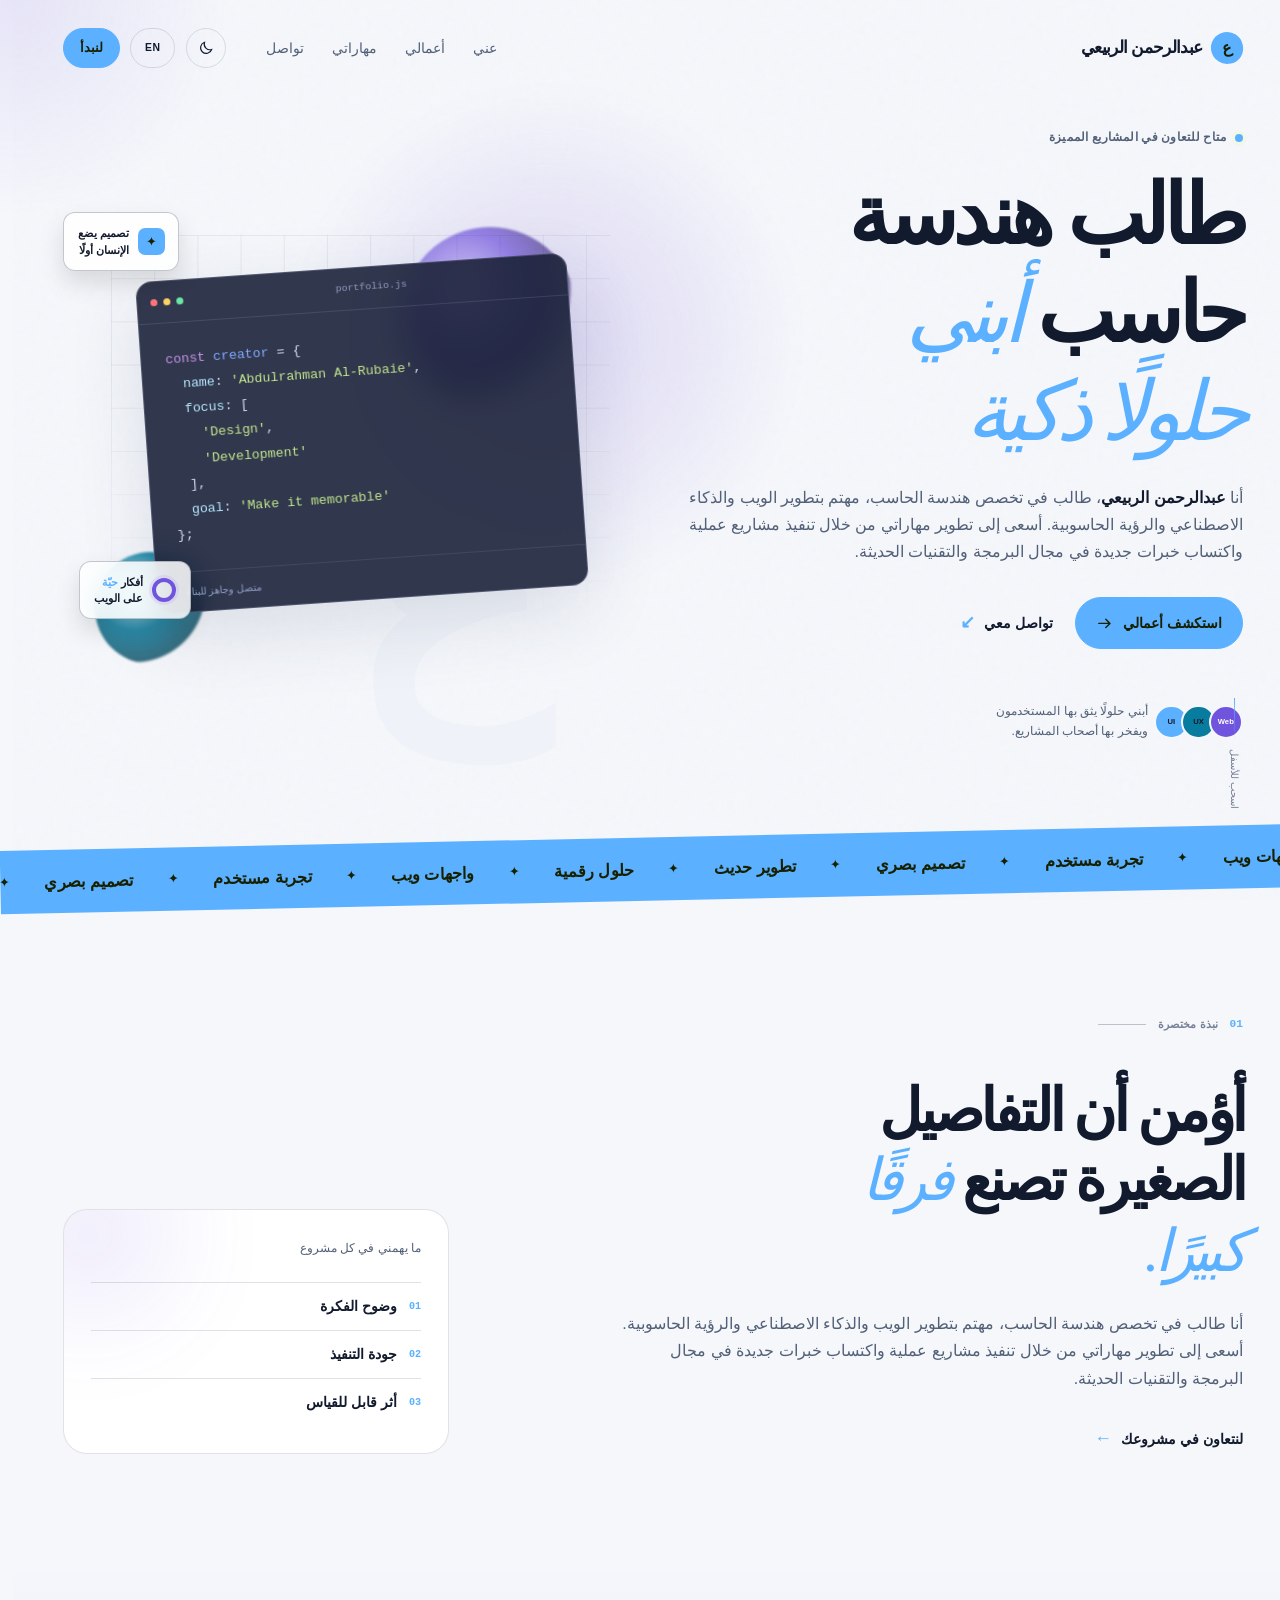
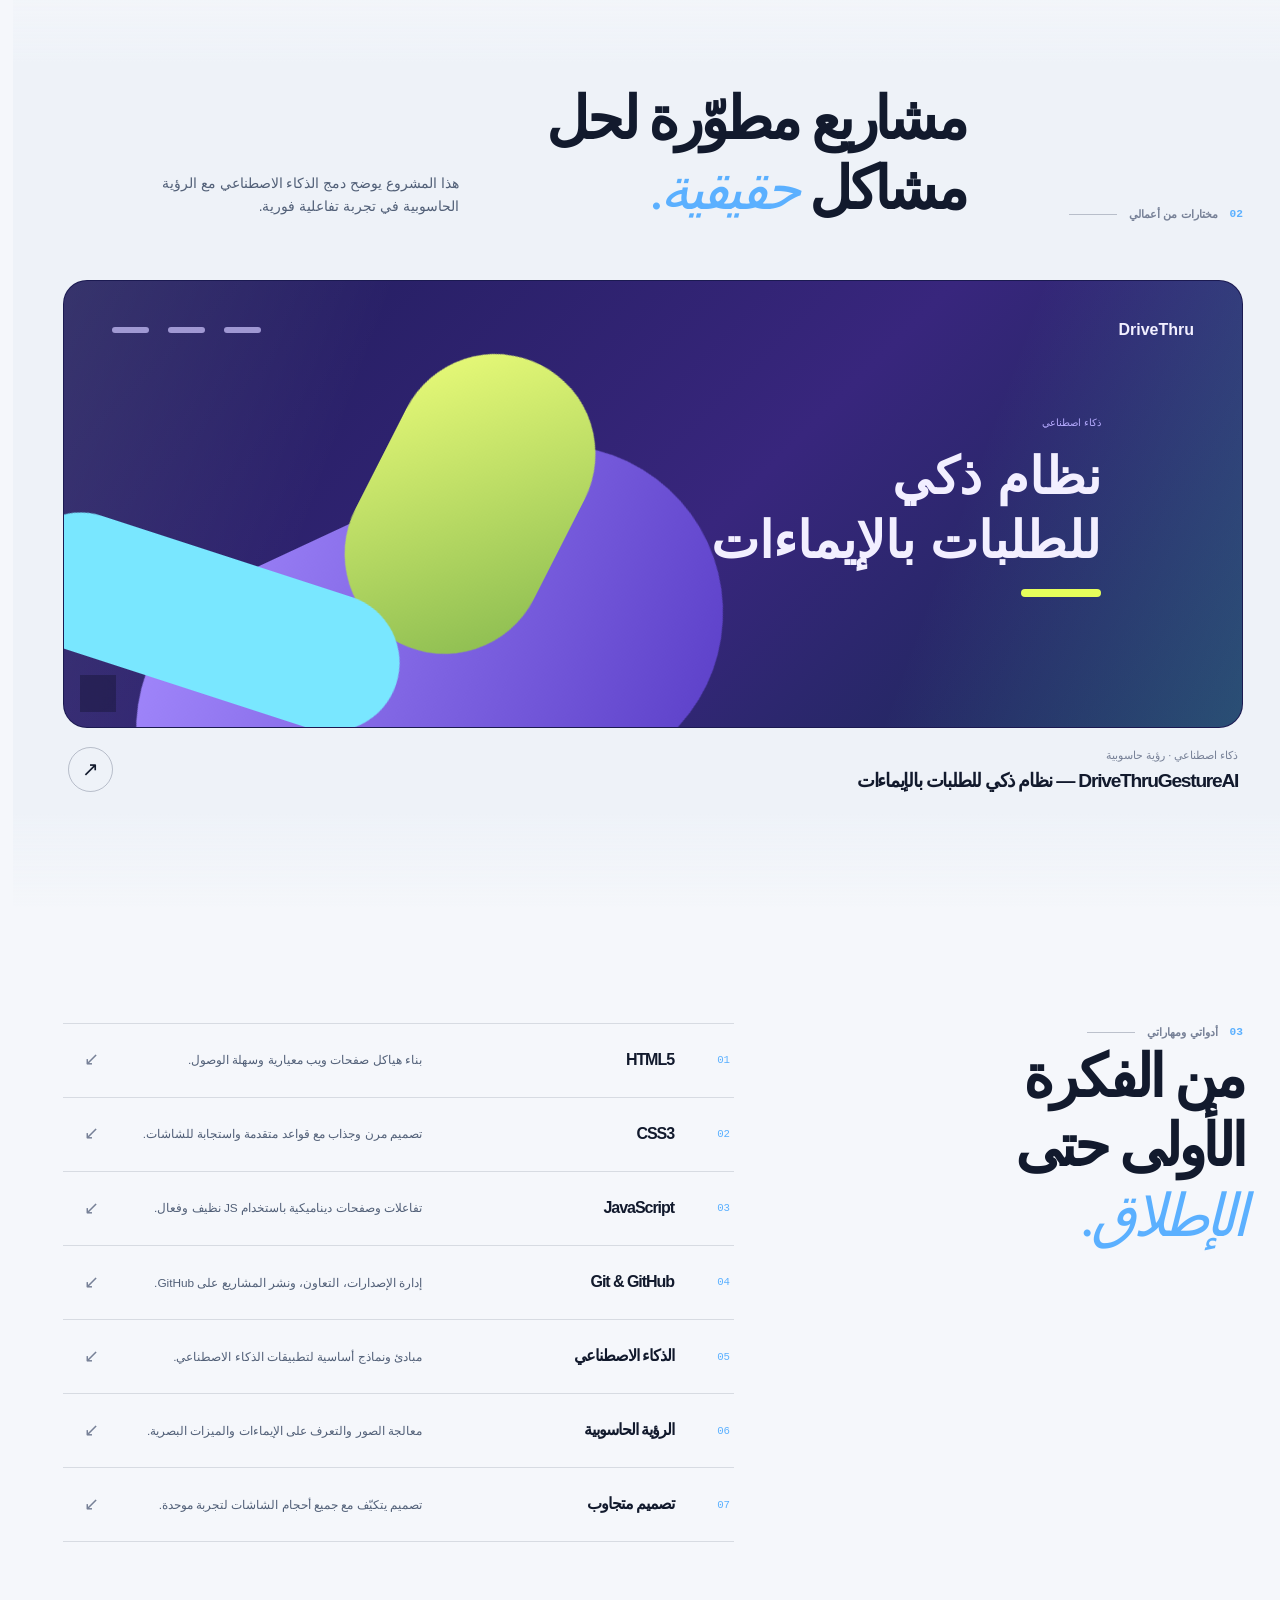
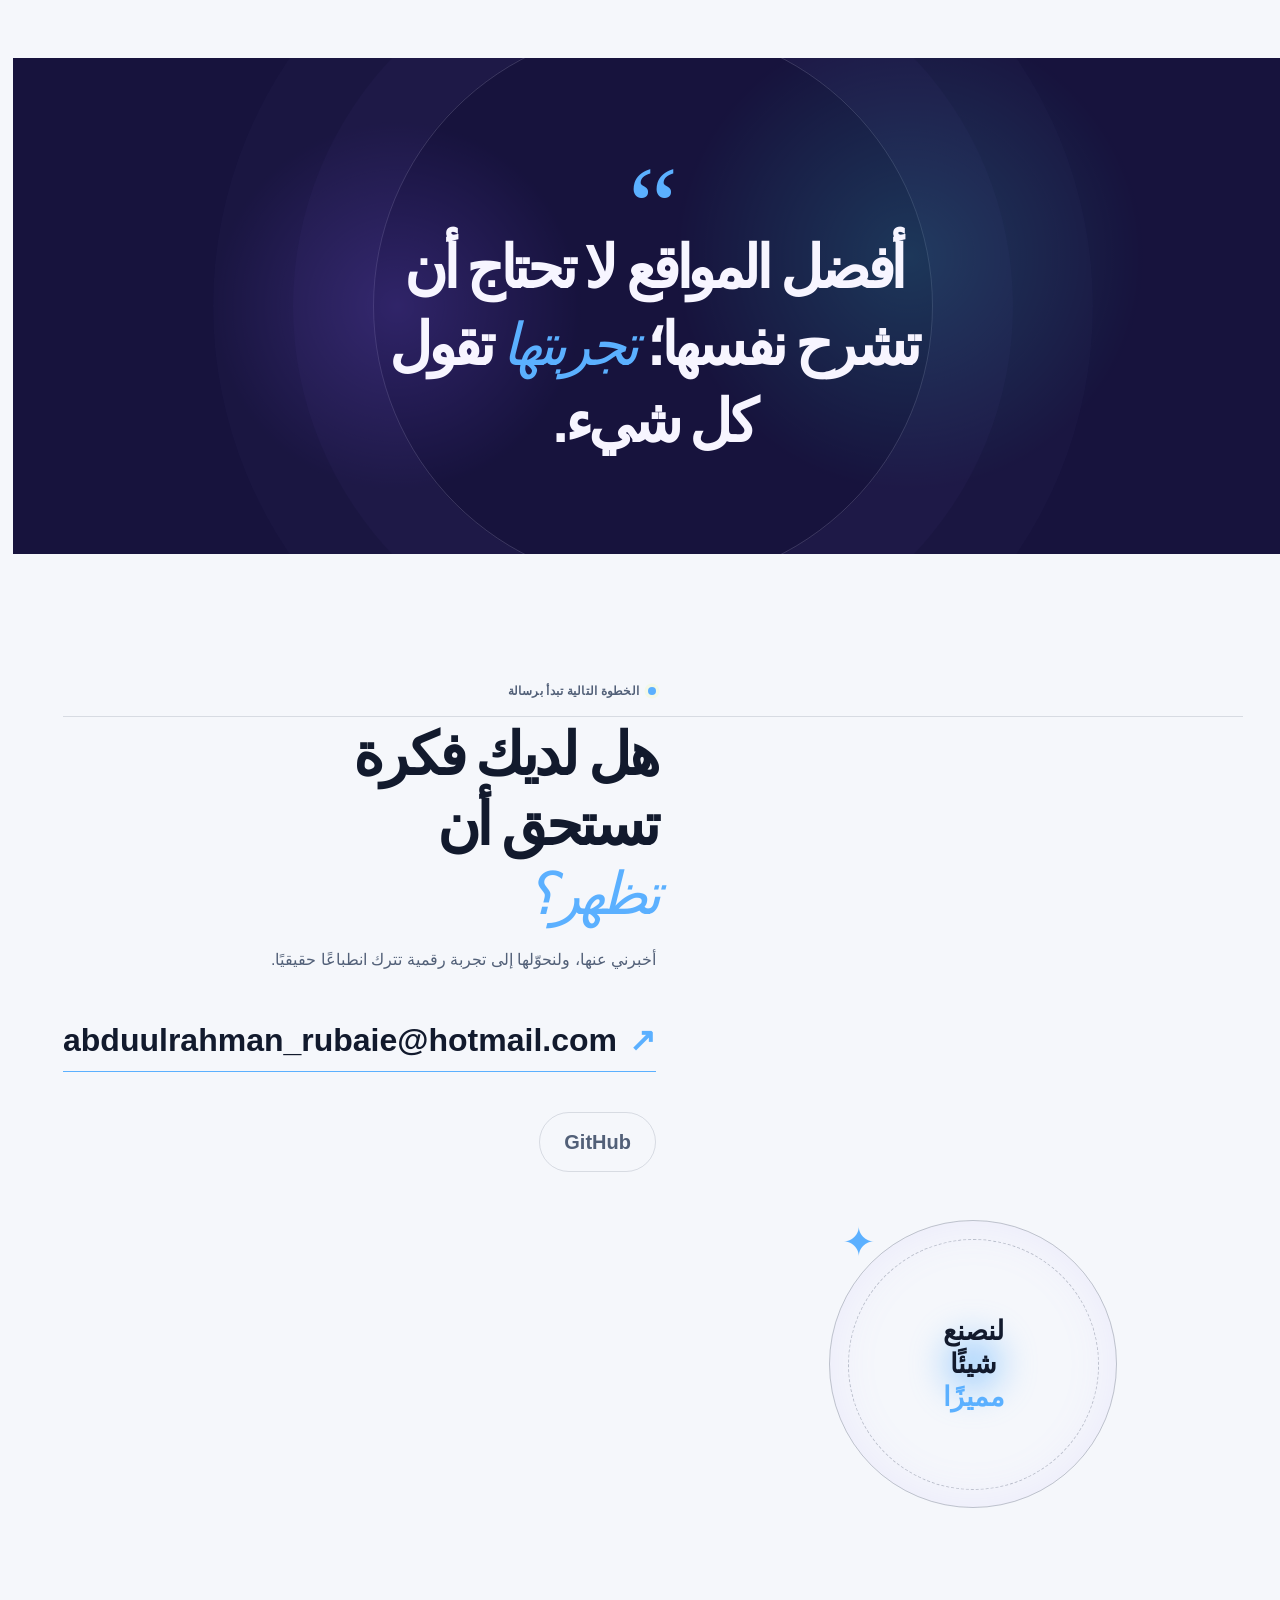
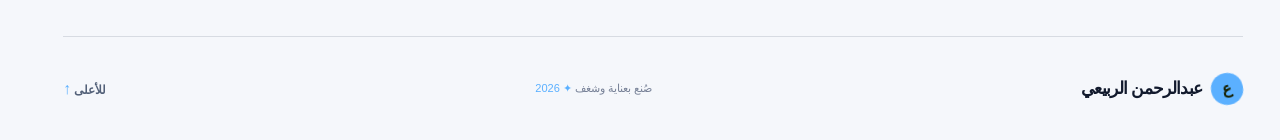
<file: index.html>
<!doctype html>
<html lang="ar" dir="rtl">
  <head>
    <meta charset="UTF-8" />
    <meta name="viewport" content="width=device-width, initial-scale=1.0" />
    <meta
      name="description"
      content=" عبدالرحمن الربيعي — مطور واجهات ويب يصمم تجارب رقمية واضحة وسريعة."
    />
    <meta name="theme-color" content="#0b1020" />
    <meta property="og:title" content="عبدالرحمن الربيعي  " />
    <meta
      property="og:description"
      content="مطور واجهات ويب يصمم تجارب رقمية واضحة وسريعة."
    />
    <meta property="og:type" content="website" />
    <title>عبدالرحمن الربيعي  </title>
    <link rel="icon" href="assets/favicon.svg" type="image/svg+xml" />
    <link rel="stylesheet" href="css/styles.css" />
    <script src="js/main.js" defer></script>
  </head>

  <body>
    <a class="skip-link" href="#main-content">تخطَّ إلى المحتوى</a>

    <div class="page-noise" aria-hidden="true"></div>
    <div class="cursor-glow" aria-hidden="true"></div>

    <header class="site-header" id="top">
      <nav class="nav shell" aria-label="التنقل الرئيسي">
        <a class="brand" href="#top" aria-label="العودة إلى بداية الصفحة">
          <span class="brand-mark" aria-hidden="true">ع</span>
          <span>عبدالرحمن الربيعي</span> 
        </a>

        <div class="nav-links" id="nav-menu">
          <a href="#about">عني</a>
          <a href="#work">أعمالي</a>
          <a href="#skills">مهاراتي</a>
          <a href="#contact">تواصل</a>
        </div>

        <div class="nav-actions">
          <button class="theme-toggle" type="button" aria-label="تبديل المظهر" title="تبديل المظهر">
            <svg class="sun-icon" viewBox="0 0 24 24" aria-hidden="true">
              <circle cx="12" cy="12" r="3.5"></circle>
              <path d="M12 2v2.1M12 19.9V22M4.93 4.93l1.48 1.48M17.59 17.59l1.48 1.48M2 12h2.1M19.9 12H22M4.93 19.07l1.48-1.48M17.59 6.41l1.48-1.48"></path>
            </svg>
            <svg class="moon-icon" viewBox="0 0 24 24" aria-hidden="true">
              <path d="M20.5 14.2A8.5 8.5 0 0 1 9.8 3.5 8.5 8.5 0 1 0 20.5 14.2Z"></path>
            </svg>
          </button>
          <button class="lang-toggle" type="button" aria-label="تبديل اللغة" title="Switch language">EN</button>
          <a class="button button-small nav-cta" href="#contact">لنبدأ</a>
          <button class="menu-toggle" type="button" aria-expanded="false" aria-controls="nav-menu">
            <span></span><span></span><span></span>
            <span class="sr-only">فتح القائمة</span>
          </button>
        </div>
      </nav>
    </header>

    <main id="main-content">
      <section class="hero shell" aria-labelledby="hero-title">
        <div class="hero-copy" data-reveal>
          <p class="eyebrow"><span class="status-dot"></span> متاح للتعاون في المشاريع المميزة</p>
          <h1 id="hero-title">طالب هندسة حاسب <em>أبني حلولًا ذكية</em></h1>
          <p class="hero-intro">
            أنا <strong>عبدالرحمن الربيعي</strong>، طالب في تخصص هندسة الحاسب، مهتم بتطوير الويب والذكاء الاصطناعي والرؤية الحاسوبية. أسعى لتطوير مهاراتي من خلال مشاريع عملية واكتساب خبرات جديدة.
          </p>
          <div class="hero-actions">
            <a class="button" href="#work">
              استكشف أعمالي
              <svg viewBox="0 0 24 24" aria-hidden="true"><path d="M4 12h15M14 6l6 6-6 6"></path></svg>
            </a>
            <a class="text-link" href="#contact">تواصل معي <span aria-hidden="true">↙</span></a>
          </div>
          <div class="hero-footnote">
            <div class="avatar-stack" aria-hidden="true">
              <span>UI</span><span>UX</span><span>Web</span>
            </div>
            <p>أبني حلولًا يثق بها المستخدمون<br />ويفخر بها أصحاب المشاريع.</p>
          </div>
        </div>

        <div class="hero-art" data-reveal data-delay="150">
          <div class="orb orb-one"></div>
          <div class="orb orb-two"></div>
          <div class="art-grid" aria-hidden="true"></div>
          <div class="code-window">
            <div class="window-bar"><span></span><span></span><span></span><p>portfolio.js</p></div>
            <pre aria-hidden="true"><code><span class="code-key">const</span> <span class="code-variable">creator</span> = {
  <span class="code-property">name</span>: <span class="code-string">'Abdulrahman Al-Rubaie'</span>,
  <span class="code-property">focus</span>: [
    <span class="code-string">'Design'</span>,
    <span class="code-string">'Development'</span>
  ],
  <span class="code-property">goal</span>: <span class="code-string">'Make it memorable'</span>
};</code></pre>
            <div class="code-footer"><span>●</span> متصل وجاهز للبناء</div>
          </div>
          <div class="floating-card card-top"><span class="card-icon">✦</span><p>تصميم يضع<br />الإنسان أولًا</p></div>
          <div class="floating-card card-bottom"><span class="pulse-ring"></span><p>أفكار <strong>حيّة</strong><br />على الويب</p></div>
          <div class="hero-monogram" aria-hidden="true">ع</div>
        </div>

        <a class="scroll-cue" href="#about" aria-label="انتقل إلى قسم عني">
          <span>اسحب للأسفل</span><i></i>
        </a>
      </section>

      <section class="marquee" aria-label="مجالات العمل">
        <div class="marquee-track">
          <span>واجهات ويب</span><i>✦</i><span>تجربة مستخدم</span><i>✦</i><span>تصميم بصري</span><i>✦</i><span>تطوير حديث</span><i>✦</i><span>حلول رقمية</span><i>✦</i>
          <span aria-hidden="true">واجهات ويب</span><i aria-hidden="true">✦</i><span aria-hidden="true">تجربة مستخدم</span><i aria-hidden="true">✦</i><span aria-hidden="true">تصميم بصري</span><i aria-hidden="true">✦</i><span aria-hidden="true">تطوير حديث</span><i aria-hidden="true">✦</i><span aria-hidden="true">حلول رقمية</span><i aria-hidden="true">✦</i>
        </div>
      </section>

      <section class="section about shell" id="about" aria-labelledby="about-title">
        <div class="section-label" data-reveal><span>01</span><p>نبذة مختصرة</p></div>
        <div class="about-layout">
          <div class="about-copy" data-reveal>
            <h2 id="about-title">نبذة عني</h2>
            <p>
              أنا طالب في تخصص هندسة الحاسب، مهتم بتطوير الويب والذكاء الاصطناعي والرؤية الحاسوبية. أسعى إلى تطوير مهاراتي من خلال تنفيذ مشاريع عملية واكتساب خبرات جديدة في مجال البرمجة والتقنيات الحديثة.
            </p>
            <p>
              I am a Computer Engineering student interested in Web Development, Artificial Intelligence, and Computer Vision. I enjoy building practical projects and continuously improving my programming skills.
            </p>
            <a class="inline-link" href="#contact">لنتعاون في مشروعك <span aria-hidden="true">←</span></a>
          </div>
          <aside class="fact-card" data-reveal data-delay="120" aria-label="قيم العمل">
            <p class="fact-card-title">ما يهمني في كل مشروع</p>
            <ul>
              <li><span>01</span> وضوح الفكرة</li>
              <li><span>02</span> جودة التنفيذ</li>
              <li><span>03</span> أثر قابل للقياس</li>
            </ul>
            
          </aside>
        </div>
      </section>

      <section class="section work" id="work" aria-labelledby="work-title">
        <div class="shell">
          <div class="section-heading" data-reveal>
              <div class="section-label"><span>02</span><p>مختارات من أعمالي</p></div>
              <h2 id="work-title">مشاريع مطوّرة لحل مشاكل <em>حقيقية.</em></h2>
              <p>هذا المشروع يوضح دمج الذكاء الاصطناعي مع الرؤية الحاسوبية في تجربة تفاعلية فورية.</p>
          </div>

          <div class="project-grid">
            <article class="project project-featured" data-reveal>
                <div class="project-preview preview-aurora" aria-hidden="true">
                  <div class="aurora-ui">
                    <div class="aurora-nav"><b>DriveThru</b><span></span><span></span><span></span></div>
                    <div class="aurora-copy"><small id="aurora-label">ذكاء اصطناعي</small><b id="aurora-title">نظام ذكي<br />للطلبات بالإيماءات</b><i></i></div>
                    <div class="aurora-shape one"></div><div class="aurora-shape two"></div><div class="aurora-shape three"></div>
                  </div>
                  <span class="project-number">01</span>
                </div>
                <div class="project-info">
                  <div><p class="project-type">ذكاء اصطناعي · رؤية حاسوبية</p><h3>DriveThruGestureAI — نظام ذكي للطلبات بالإيماءات</h3></div>
                  <a class="round-button" href="https://github.com/DevRah0/Ai-and-Robotics/tree/main/DriveThruGestureAI" target="_blank" rel="noopener noreferrer" aria-label="فتح مشروع DriveThruGestureAI على GitHub"><span>↗</span></a>
                </div>
            </article>

            <!-- Only DriveThruGestureAI is shown as the real project -->
          </div>
        </div>
      </section>

      <section class="section skills shell" id="skills" aria-labelledby="skills-title">
        <div class="skills-intro" data-reveal>
          <div class="section-label"><span>03</span><p>أدواتي ومهاراتي</p></div>
          <h2 id="skills-title">من الفكرة الأولى حتى <em>الإطلاق.</em></h2>
          <p>أختار الأدوات التي تجعل النتيجة أوضح، أسرع، وأسهل في التطوير مستقبلًا.</p>
        </div>
        <div class="skill-list" data-reveal data-delay="100">
          <article><span class="skill-index">01</span><h3>HTML5</h3><p>بناء هياكل صفحات ويب معيارية وسهلة الوصول.</p><span class="skill-arrow">↙</span></article>
          <article><span class="skill-index">02</span><h3>CSS3</h3><p>تصميم مرن وجذاب مع قواعد متقدمة واستجابة للشاشات.</p><span class="skill-arrow">↙</span></article>
          <article><span class="skill-index">03</span><h3>JavaScript</h3><p>تفاعلات وصفحات ديناميكية باستخدام JS نظيف وفعال.</p><span class="skill-arrow">↙</span></article>
          <article><span class="skill-index">04</span><h3>Git & GitHub</h3><p>إدارة الإصدارات، التعاون، ونشر المشاريع على GitHub.</p><span class="skill-arrow">↙</span></article>
          <article><span class="skill-index">05</span><h3>الذكاء الاصطناعي</h3><p>مبادئ ونماذج أساسية لتطبيقات الذكاء الاصطناعي.</p><span class="skill-arrow">↙</span></article>
          <article><span class="skill-index">06</span><h3>الرؤية الحاسوبية</h3><p>معالجة الصور والتعرف على الإيماءات والميزات البصرية.</p><span class="skill-arrow">↙</span></article>
          <article><span class="skill-index">07</span><h3>تصميم متجاوب</h3><p>تصميم يتكيّف مع جميع أحجام الشاشات لتجربة موحدة.</p><span class="skill-arrow">↙</span></article>
        </div>
      </section>

      <section class="quote-section">
        <div class="quote-orb" aria-hidden="true"></div>
        <blockquote class="shell" data-reveal>
          <span class="quote-mark">“</span>
          <p>أفضل المواقع لا تحتاج أن تشرح نفسها؛ <em>تجربتها</em> تقول كل شيء.</p>
        </blockquote>
      </section>

      <section class="contact shell" id="contact" aria-labelledby="contact-title">
        <div class="contact-glow" aria-hidden="true"></div>
        <div class="contact-content" data-reveal>
          <p class="eyebrow"><span class="status-dot"></span> الخطوة التالية تبدأ برسالة</p>
          <h2 id="contact-title">هل لديك فكرة تستحق أن <em>تظهر؟</em></h2>
          <p>أخبرني عنها، ولنحوّلها إلى تجربة رقمية تترك انطباعًا حقيقيًا.</p>
          <a class="email-link" href="mailto:abduulrahman_rubaie@hotmail.com">abduulrahman_rubaie@hotmail.com <span>↗</span></a>
          <div class="social-links" aria-label="روابط التواصل الاجتماعي">
            <a href="https://github.com/DevRah0" target="_blank" rel="noopener noreferrer">GitHub</a>
          </div>
        </div>
        <div class="contact-art" data-reveal data-delay="150" aria-hidden="true">
          <div class="contact-circle"><span>لنصنع<br />شيئًا<br /><i>مميزًا</i></span></div>
          <span class="contact-star">✦</span>
        </div>
      </section>
    </main>

    <footer class="site-footer shell">
    <a class="brand" href="#top" aria-label="العودة إلى بداية الصفحة"><span class="brand-mark" aria-hidden="true">ع</span><span>عبدالرحمن الربيعي<span class="brand-dot">.</span></span></a>
      <p>صُنع بعناية وشغف <span aria-hidden="true">✦</span> <span id="year"></span></p>
      <a class="footer-top" href="#top">للأعلى <span aria-hidden="true">↑</span></a>
    </footer>

    <button class="back-to-top" type="button" aria-label="العودة إلى أعلى الصفحة"><span>↑</span></button>

    <dialog class="project-dialog" aria-labelledby="dialog-title">
      <button class="dialog-close" type="button" aria-label="إغلاق نافذة المشروع">×</button>
      <p class="eyebrow">نموذج مشروع</p>
      <h2 id="dialog-title">مشروع</h2>
      <p>
        هذه بطاقة عرض تجريبية. استبدلها لاحقًا برابط المشروع وصوره ووصف مختصر للدور الذي قمت به والنتائج التي حققها المشروع.
      </p>
      <button class="button dialog-close-text" type="button">حسنًا</button>
    </dialog>
  </body>
</html>
</file>
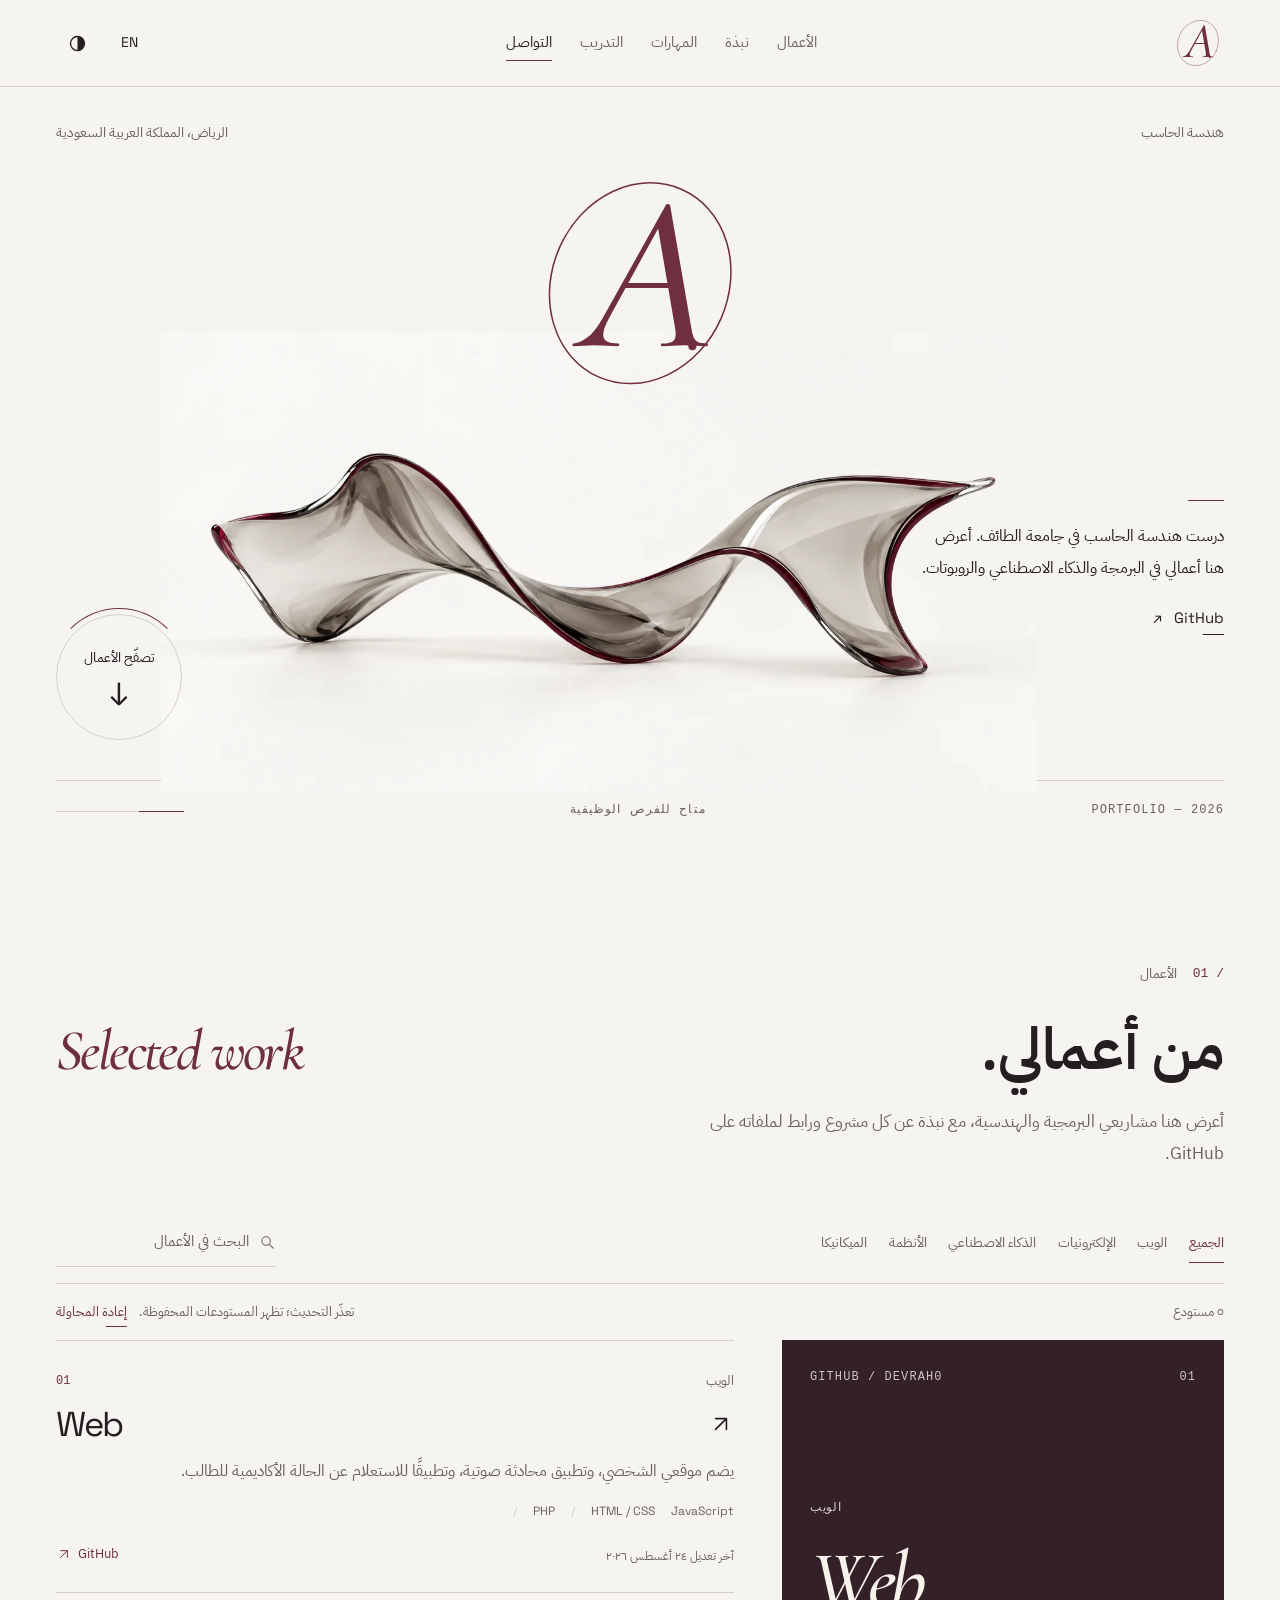
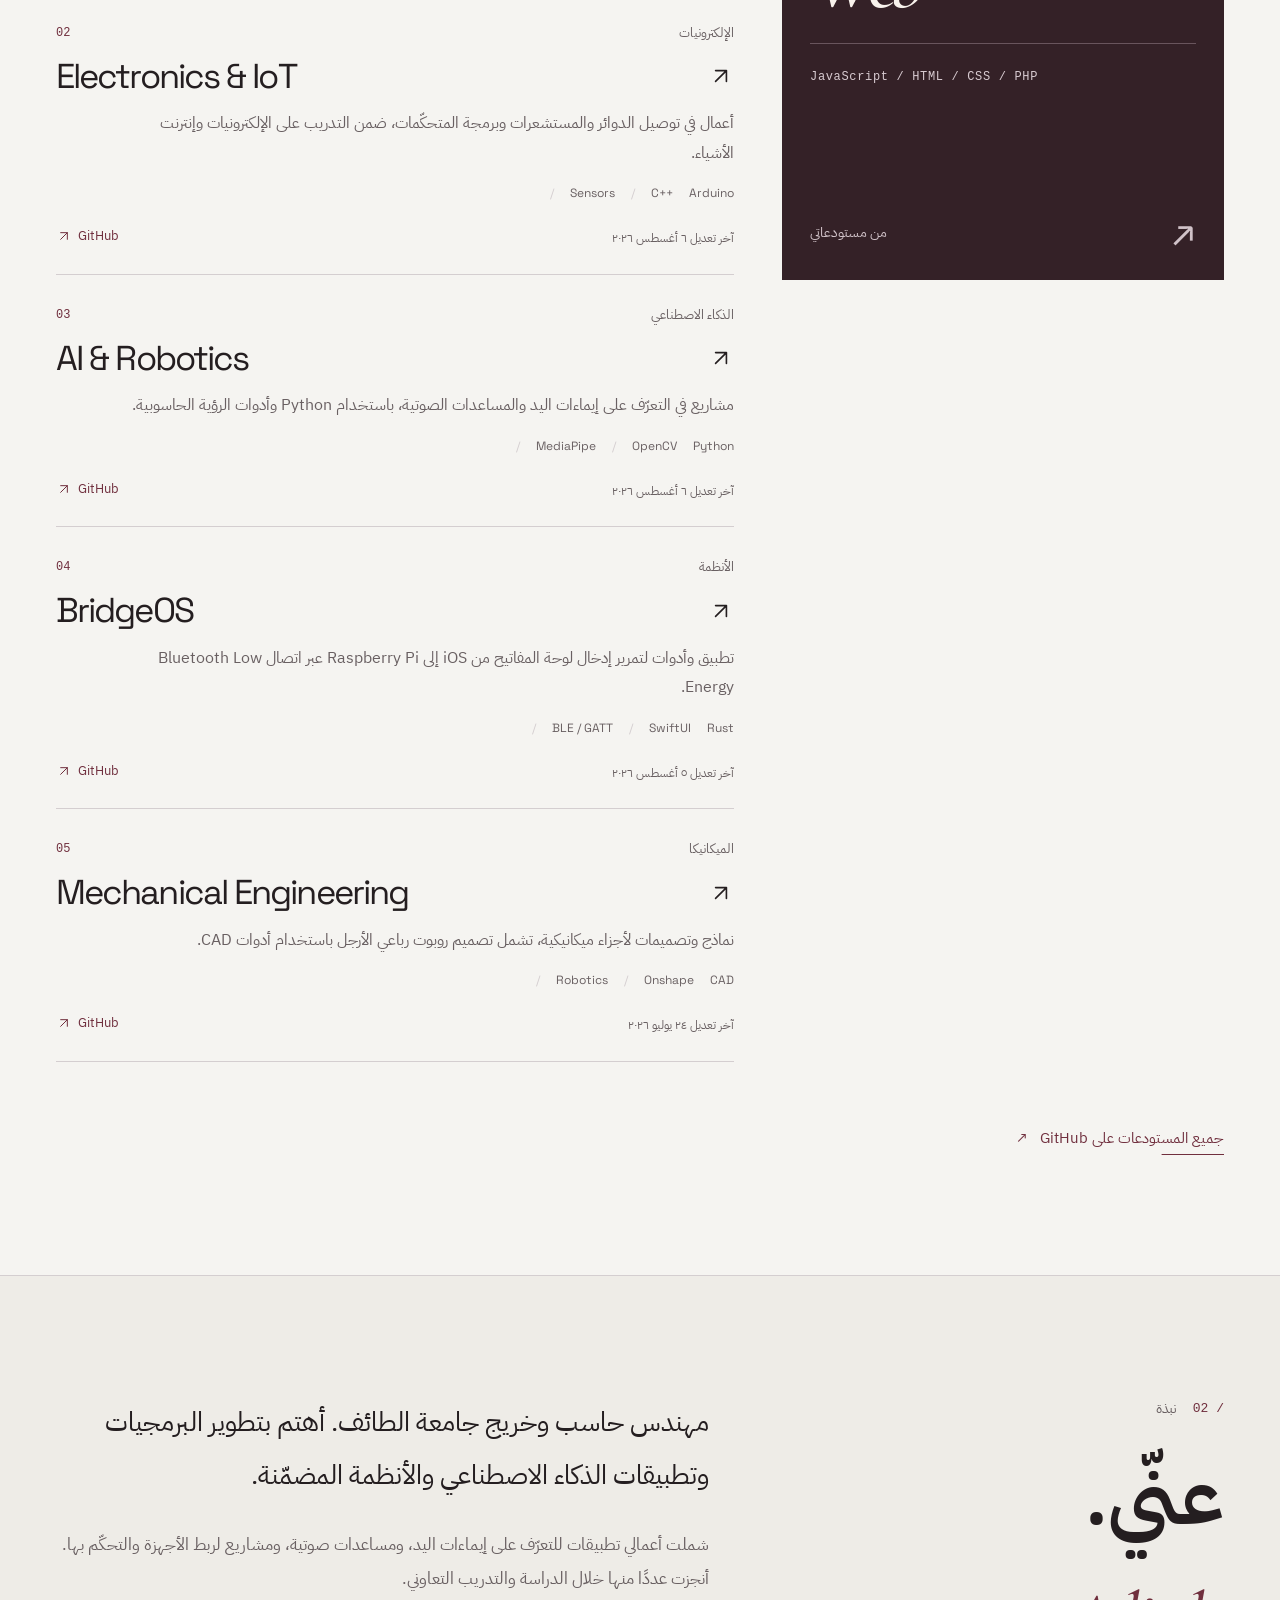
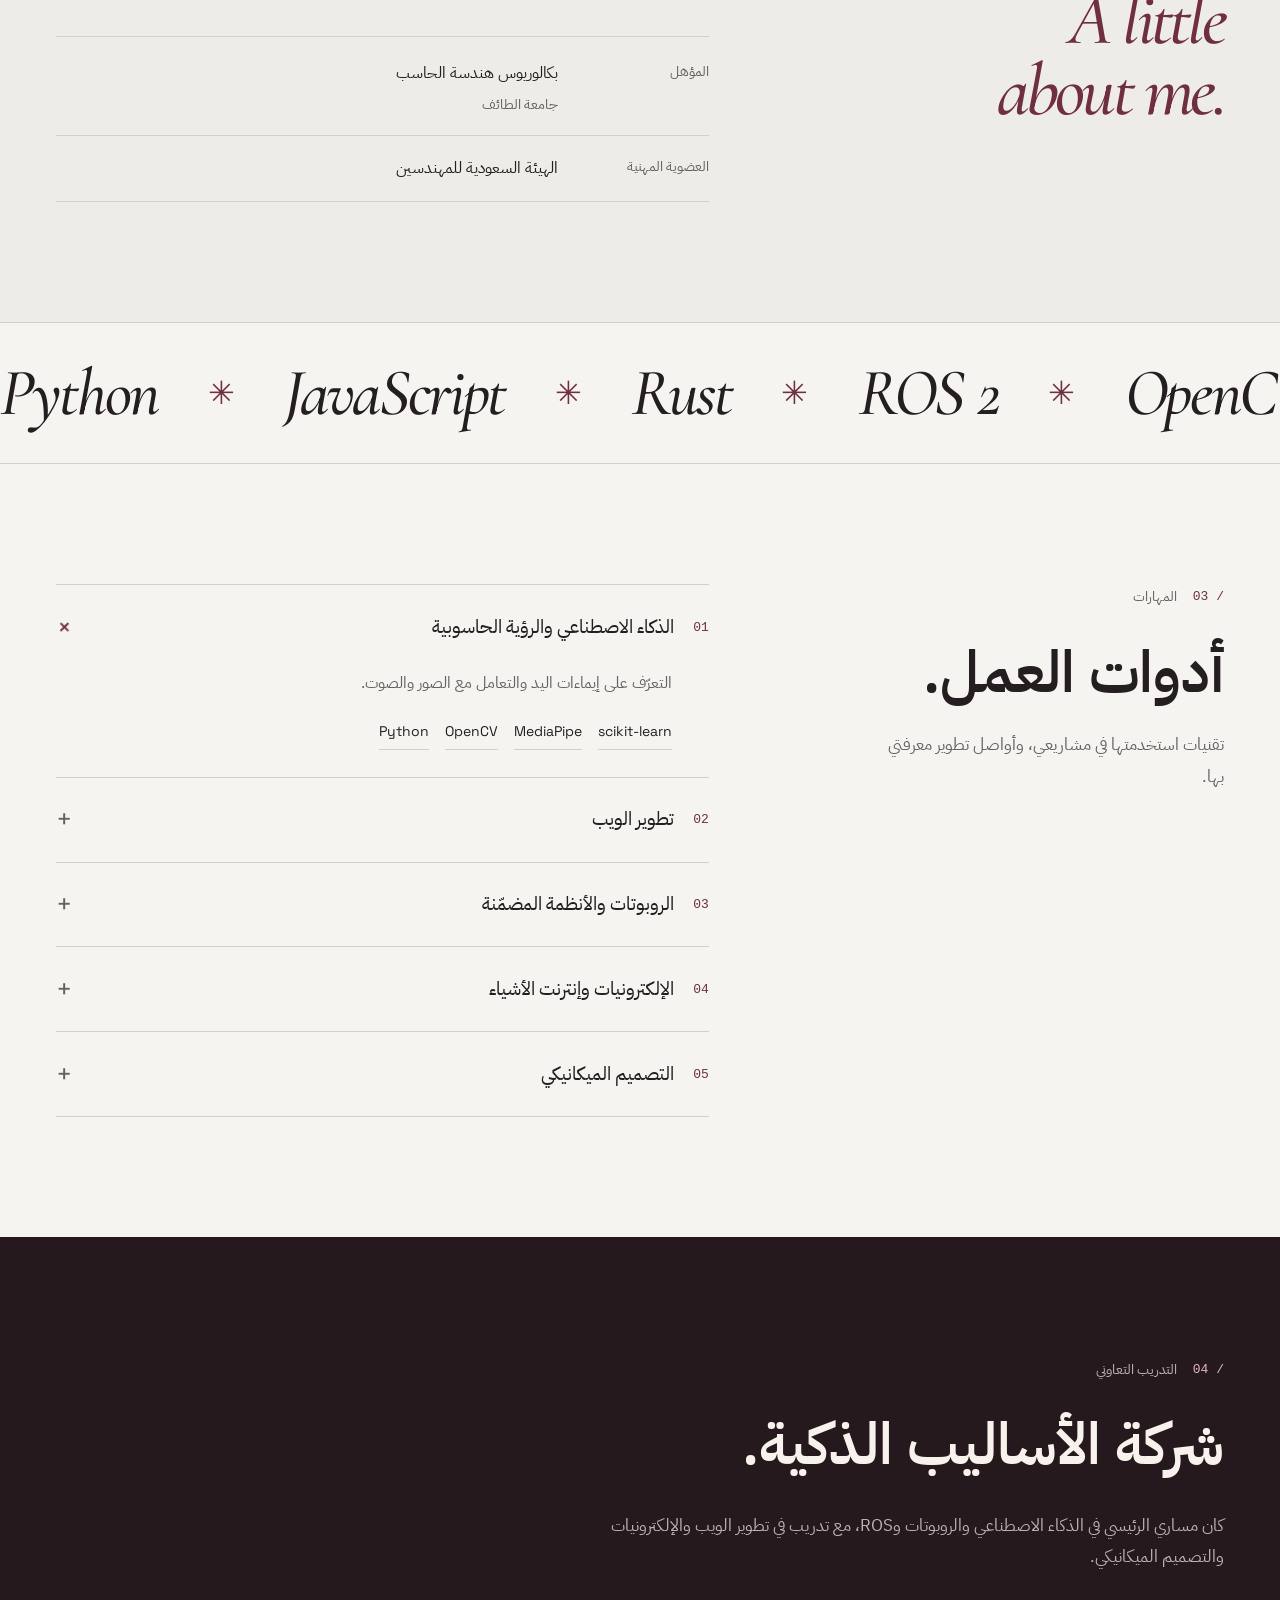
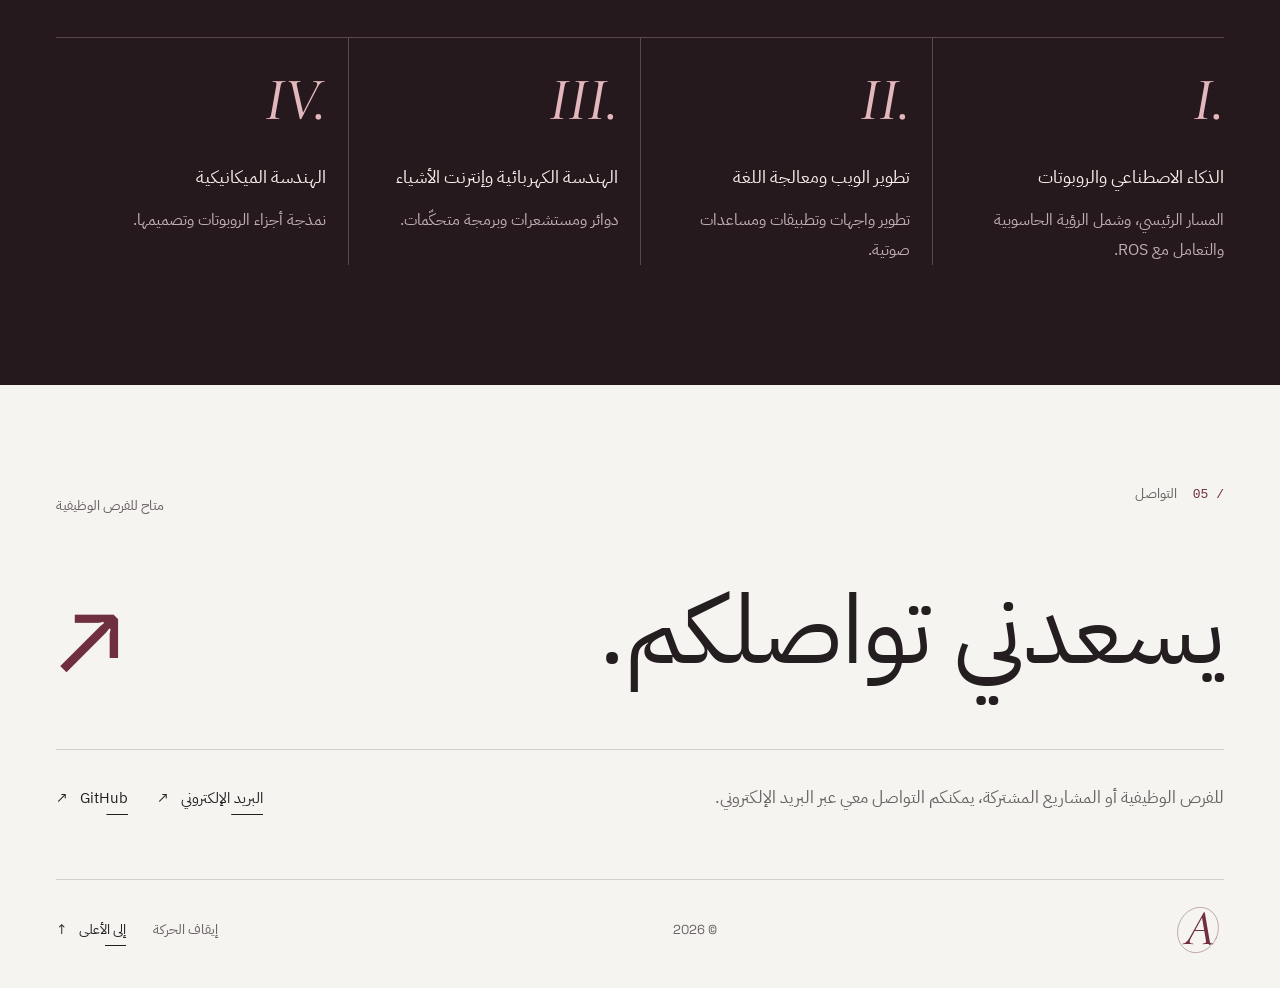
<file: projects/portfolio/index.html>
<!doctype html>
<html lang="ar" dir="rtl" data-theme="light" data-design="editorial-motion">
<head>
  <meta charset="UTF-8" />
  <meta name="viewport" content="width=device-width, initial-scale=1, viewport-fit=cover" />
  <title>عبدالرحمن — هندسة الحاسب</title>
  <meta name="description" content="الموقع الشخصي لعبدالرحمن، مهندس حاسب من جامعة الطائف. أعمال في البرمجة والذكاء الاصطناعي والروبوتات." />
  <meta name="author" content="Abdulrahman" />
  <meta name="theme-color" content="#f5f4f1" />
  <link rel="canonical" href="https://devrah0.github.io/Web/" />
  <link rel="icon" href="assets/favicon.svg?v=monogram-1" type="image/svg+xml" />
  <meta property="og:type" content="website" />
  <meta property="og:site_name" content="Abdulrahman" />
  <meta property="og:title" content="عبدالرحمن — هندسة الحاسب" />
  <meta property="og:description" content="أعمالي في البرمجة والذكاء الاصطناعي والروبوتات." />
  <meta property="og:url" content="https://devrah0.github.io/Web/" />
  <meta property="og:locale" content="ar_AR" />
  <meta property="og:locale:alternate" content="en_US" />
  <meta name="twitter:card" content="summary" />
  <meta name="twitter:title" content="Abdulrahman — Computer Engineering" />
  <meta name="twitter:description" content="My work in programming, artificial intelligence, and robotics." />
  <link rel="preload" href="assets/fonts/plex-arabic-regular.woff" as="font" type="font/woff" crossorigin />
  <script src="js/navigation.js?v=interaction-1"></script>
  <link rel="stylesheet" href="css/styles.css?v=interaction-1" />
  <script>try{const t=localStorage.getItem('theme');document.documentElement.dataset.theme=t==='dark'?'dark':'light'}catch(_){}if(matchMedia('(prefers-reduced-motion: reduce)').matches)document.documentElement.dataset.motion='off';</script>
  <script src="js/main.js?v=interaction-1" type="module"></script>
  <script type="application/ld+json">{"@context":"https://schema.org","@type":"Person","name":"Abdulrahman","alternateName":"عبدالرحمن","jobTitle":"Computer Engineer","url":"https://devrah0.github.io/Web/","alumniOf":{"@type":"CollegeOrUniversity","name":"Taif University"},"sameAs":["https://github.com/DevRah0"]}</script>
</head>
<body id="top">
  <a href="#main-content" class="skip-link" data-i18n="skip">تجاوز إلى المحتوى</a>
  <div class="reading-progress" aria-hidden="true"><span id="reading-progress"></span></div>
  <header class="site-header">
    <nav class="nav-shell shell" aria-label="التنقل الرئيسي" data-i18n-aria="navLabel">
      <a class="brand" href="#top" aria-label="عبدالرحمن — الرئيسية" data-i18n-aria="brandLabel"><svg class="identity-mark" viewBox="0 0 128 128" aria-hidden="true" focusable="false"><use href="assets/monogram.svg#mark"/></svg></a>
      <div class="nav-links" id="nav-menu"><a href="#projects" data-nav data-i18n="navProjects">الأعمال</a><a href="#about" data-nav data-i18n="navAbout">نبذة</a><a href="#expertise" data-nav data-i18n="navExpertise">المهارات</a><a href="#journey" data-nav data-i18n="navJourney">التدريب</a><a href="#contact" data-nav data-i18n="navContact">التواصل</a></div>
      <div class="nav-actions"><button class="lang-toggle" type="button" aria-label="Switch to English" lang="en">EN</button><button class="theme-toggle icon-button" type="button" aria-label="تفعيل المظهر الداكن"><svg viewBox="0 0 24 24" aria-hidden="true"><circle cx="12" cy="12" r="8"/><path d="M12 4a8 8 0 0 1 0 16Z" fill="currentColor" stroke="none"/></svg></button><button class="menu-toggle icon-button" type="button" aria-controls="nav-menu" aria-expanded="false" aria-label="فتح القائمة"><span></span><span></span></button></div>
    </nav>
  </header>
  <main id="main-content" tabindex="-1">
    <section class="hero shell" aria-labelledby="hero-title">
      <div class="hero-topline"><p class="micro" data-i18n="discipline">هندسة الحاسب</p><p class="micro" data-i18n="location">الرياض، المملكة العربية السعودية</p></div>
      <div class="hero-title-wrap"><h1 id="hero-title" class="hero-logo"><span class="sr-only" data-i18n="name">عبدالرحمن</span><svg class="identity-mark" viewBox="0 0 128 128" aria-hidden="true" focusable="false"><use href="assets/monogram.svg#mark"/></svg></h1></div>
      <div class="hero-stage">
        <div class="hero-note"><span class="tiny-line" aria-hidden="true"></span><p data-i18n="heroDescription">درست هندسة الحاسب في جامعة الطائف. أعرض هنا أعمالي في البرمجة والذكاء الاصطناعي والروبوتات.</p><a class="text-link" href="https://github.com/DevRah0" target="_blank" rel="noopener noreferrer"><span>GitHub</span><span aria-hidden="true">↗</span></a></div>
        <figure class="hero-art" aria-hidden="true"><div class="art-float"><img src="assets/glass-study.webp" srcset="assets/glass-study-small.webp 768w, assets/glass-study.webp 1440w" sizes="(max-width: 760px) 95vw, 64vw" width="1440" height="960" fetchpriority="high" alt="" /></div></figure>
        <a class="hero-orbit" href="#projects" data-magnetic><span class="orbit-label" data-i18n="explore">تصفّح الأعمال</span><span class="orbit-arrow" aria-hidden="true">↓</span></a>
      </div>
      <div class="hero-bottom"><span dir="ltr" class="micro">PORTFOLIO — <span class="current-year">2026</span></span><p class="micro" data-i18n="available">متاح للفرص الوظيفية</p><span class="hero-scroll-line" aria-hidden="true"></span></div>
    </section>

    <section class="section works-section" id="projects" aria-labelledby="projects-title">
      <div class="shell">
        <header class="section-heading" data-reveal><p class="section-index"><span>01 /</span><span data-i18n="projectsLabel">الأعمال</span></p><h2 id="projects-title"><span data-i18n="projectsTitle">من أعمالي.</span><em aria-hidden="true">Selected work</em></h2><p class="section-description" data-i18n="projectsDescription">أعرض هنا مشاريعي البرمجية والهندسية، مع نبذة عن كل مشروع ورابط لملفاته على GitHub.</p></header>
        <div class="repo-toolbar"><div class="filters" id="repo-filters" role="group" aria-label="تصفية المستودعات" data-i18n-aria="filtersLabel"></div><label class="search-wrap"><svg viewBox="0 0 24 24" aria-hidden="true"><circle cx="10" cy="10" r="6"/><path d="m15 15 5 5"/></svg><input id="repo-search" type="search" autocomplete="off" placeholder="البحث في الأعمال" aria-label="البحث في الأعمال" /></label></div>
        <div class="repo-summary"><span id="repos-count"></span><span id="repo-status" role="status"></span><button id="retry-repos" class="text-link" hidden type="button" data-i18n="retry">إعادة المحاولة</button></div>
        <div class="work-layout">
          <aside class="work-preview" id="work-preview" aria-hidden="true"><div class="preview-top"><span class="micro">GITHUB / DEVRAH0</span><span id="preview-number" class="micro">01</span></div><div class="preview-content"><span id="preview-category" class="micro">WEB DEVELOPMENT</span><span id="preview-title">Web</span><span class="preview-rule"></span><span id="preview-stack" class="micro">JavaScript / HTML / CSS</span></div><div class="preview-bottom"><span data-i18n="previewLabel">من مستودعاتي</span><span class="preview-arrow">↗</span></div></aside>
          <div id="repo-list" class="repo-list" aria-busy="true"></div>
        </div>
        <p id="repo-announcement" class="sr-only" role="status" aria-live="polite"></p>
        <nav id="repo-pagination" class="pagination" aria-label="صفحات المستودعات" data-i18n-aria="paginationLabel"></nav>
        <noscript><div class="no-script-projects"><a href="https://github.com/DevRah0/Web">Web ↗</a><a href="https://github.com/DevRah0/Ai-and-Robotics">AI &amp; Robotics ↗</a><a href="https://github.com/DevRah0/BridgeOS">BridgeOS ↗</a><a href="https://github.com/DevRah0/Electronics_and_IoT">Electronics &amp; IoT ↗</a><a href="https://github.com/DevRah0/mechanical_eng">Mechanical Engineering ↗</a></div></noscript>
        <a class="all-work-link text-link" href="https://github.com/DevRah0?tab=repositories" target="_blank" rel="noopener noreferrer"><span data-i18n="allOnGithub">جميع المستودعات على GitHub</span><span aria-hidden="true">↗</span></a>
      </div>
    </section>

    <section class="section about-section" id="about" aria-labelledby="about-title">
      <div class="shell about-layout"><div class="about-heading" data-reveal><p class="section-index"><span>02 /</span><span data-i18n="aboutLabel">نبذة</span></p><h2 id="about-title" data-i18n="aboutA">عنّي.</h2><p class="serif-note" aria-hidden="true">A little<br>about me.</p></div><div class="about-content"><p class="about-lead" data-reveal data-i18n="aboutLead">مهندس حاسب وخريج جامعة الطائف. أهتم بتطوير البرمجيات وتطبيقات الذكاء الاصطناعي والأنظمة المضمّنة.</p><p data-reveal data-i18n="aboutBody">شملت أعمالي تطبيقات للتعرّف على إيماءات اليد، ومساعدات صوتية، ومشاريع لربط الأجهزة والتحكّم بها. أنجزت عددًا منها خلال الدراسة والتدريب التعاوني.</p><dl class="about-details" data-reveal><div><dt data-i18n="educationLabel">المؤهل</dt><dd><span data-i18n="education">بكالوريوس هندسة الحاسب</span><small data-i18n="university">جامعة الطائف</small></dd></div><div><dt data-i18n="accreditationLabel">العضوية المهنية</dt><dd data-i18n="accreditation">الهيئة السعودية للمهندسين</dd></div></dl></div></div>
    </section>

    <div class="type-ribbon" aria-hidden="true"><div class="ribbon-track"><span>Python</span><i>✳</i><span>JavaScript</span><i>✳</i><span>Rust</span><i>✳</i><span>ROS 2</span><i>✳</i><span>OpenCV</span><i>✳</i><span>Python</span><i>✳</i><span>JavaScript</span><i>✳</i><span>Rust</span><i>✳</i><span>ROS 2</span><i>✳</i><span>OpenCV</span><i>✳</i></div></div>

    <section class="section expertise-section" id="expertise" aria-labelledby="expertise-title">
      <div class="shell expertise-layout"><div class="expertise-heading" data-reveal><p class="section-index"><span>03 /</span><span data-i18n="expertiseLabel">المهارات</span></p><h2 id="expertise-title" data-i18n="expertiseTitle">أدوات العمل.</h2><p class="section-description" data-i18n="expertiseNote">تقنيات استخدمتها في مشاريعي، وأواصل تطوير معرفتي بها.</p></div><div id="expertise-grid" class="expertise-list">
        <details class="expertise-card" open><summary><span class="skill-number">01</span><h3>الذكاء الاصطناعي والرؤية الحاسوبية</h3><span class="skill-plus" aria-hidden="true">+</span></summary><div class="skill-content"><p>التعرّف على إيماءات اليد والتعامل مع الصور والصوت.</p><ul class="tech-tags" dir="ltr"><li>Python</li><li>OpenCV</li><li>MediaPipe</li><li>scikit-learn</li></ul></div></details>
        <details class="expertise-card"><summary><span class="skill-number">02</span><h3>تطوير الويب</h3><span class="skill-plus" aria-hidden="true">+</span></summary><div class="skill-content"><p>بناء الواجهات وربطها بالخدمات وواجهات البرمجة.</p><ul class="tech-tags" dir="ltr"><li>JavaScript</li><li>React</li><li>Node.js</li><li>FastAPI</li></ul></div></details>
        <details class="expertise-card"><summary><span class="skill-number">03</span><h3>الروبوتات والأنظمة المضمّنة</h3><span class="skill-plus" aria-hidden="true">+</span></summary><div class="skill-content"><p>برمجة الأجهزة والتواصل بينها والعمل مع ROS.</p><ul class="tech-tags" dir="ltr"><li>Rust</li><li>Raspberry Pi</li><li>BLE / GATT</li><li>ROS 2</li></ul></div></details>
        <details class="expertise-card"><summary><span class="skill-number">04</span><h3>الإلكترونيات وإنترنت الأشياء</h3><span class="skill-plus" aria-hidden="true">+</span></summary><div class="skill-content"><p>توصيل المستشعرات وبرمجة المتحكّمات ودوائر التحكّم.</p><ul class="tech-tags" dir="ltr"><li>Arduino</li><li>ESP32</li><li>C++</li></ul></div></details>
        <details class="expertise-card"><summary><span class="skill-number">05</span><h3>التصميم الميكانيكي</h3><span class="skill-plus" aria-hidden="true">+</span></summary><div class="skill-content"><p>تصميم أجزاء الروبوتات ونماذجها ثلاثية الأبعاد.</p><ul class="tech-tags" dir="ltr"><li>Onshape</li><li>Fusion 360</li><li>CAD</li></ul></div></details>
      </div></div>
    </section>

    <section class="section journey-section" id="journey" aria-labelledby="journey-title"><div class="shell"><header class="journey-header" data-reveal><p class="section-index"><span>04 /</span><span data-i18n="journeyLabel">التدريب التعاوني</span></p><h2 id="journey-title" data-i18n="journeyTitle">شركة الأساليب الذكية.</h2><p class="journey-description" data-i18n="journeyDescription">كان مساري الرئيسي في الذكاء الاصطناعي والروبوتات وROS، مع تدريب في تطوير الويب والإلكترونيات والتصميم الميكانيكي.</p></header><div class="journey-tracks" id="journey-tracks"><article data-reveal><span class="track-number">I.</span><div><h3>الذكاء الاصطناعي والروبوتات</h3><p>المسار الرئيسي، وشمل الرؤية الحاسوبية والتعامل مع ROS.</p></div></article><article data-reveal><span class="track-number">II.</span><div><h3>تطوير الويب ومعالجة اللغة</h3><p>تطوير واجهات وتطبيقات ومساعدات صوتية.</p></div></article><article data-reveal><span class="track-number">III.</span><div><h3>الهندسة الكهربائية وإنترنت الأشياء</h3><p>دوائر ومستشعرات وبرمجة متحكّمات.</p></div></article><article data-reveal><span class="track-number">IV.</span><div><h3>الهندسة الميكانيكية</h3><p>نمذجة أجزاء الروبوتات وتصميمها.</p></div></article></div></div></section>

    <section class="contact-section" id="contact" aria-labelledby="contact-title"><div class="shell"><div class="contact-topline"><p class="section-index"><span>05 /</span><span data-i18n="contactLabel">التواصل</span></p><p class="micro" data-i18n="available">متاح للفرص الوظيفية</p></div><a class="contact-title-link" href="mailto:abdulrahman_rubaie@hotmail.com" data-cursor data-i18n-aria="emailLabel" aria-label="التواصل مع عبدالرحمن عبر البريد الإلكتروني"><h2 id="contact-title" data-i18n="contactA">يسعدني تواصلكم.</h2><span class="contact-arrow" aria-hidden="true">↗</span></a><div class="contact-bottom"><p data-i18n="contactDescription">للفرص الوظيفية أو المشاريع المشتركة، يمكنكم التواصل معي عبر البريد الإلكتروني.</p><div class="contact-links"><a class="text-link" href="mailto:abdulrahman_rubaie@hotmail.com"><span data-i18n="emailText">البريد الإلكتروني</span><span aria-hidden="true">↗</span></a><a class="text-link" href="https://github.com/DevRah0" target="_blank" rel="noopener noreferrer"><span>GitHub</span><span aria-hidden="true">↗</span></a></div></div></div></section>
  </main>
  <footer class="site-footer shell"><a href="#top" class="brand" aria-label="عبدالرحمن — الرئيسية" data-i18n-aria="brandLabel"><svg class="identity-mark" viewBox="0 0 128 128" aria-hidden="true" focusable="false"><use href="assets/monogram.svg#mark"/></svg></a><span class="footer-year">© <span class="current-year">2026</span></span><div class="footer-actions"><button class="motion-toggle" type="button" aria-pressed="true" data-i18n="pauseMotion">إيقاف الحركة</button><a href="#top" class="text-link"><span data-i18n="backTop">إلى الأعلى</span><span aria-hidden="true">↑</span></a></div></footer>
  <div class="project-cursor" aria-hidden="true"><span data-i18n="cursorLabel">فتح</span><span>↗</span></div>
  <noscript><style>.repo-toolbar,.repo-summary,.work-layout,.nav-actions,.motion-toggle{display:none}.nav-links{display:flex;position:static;flex-wrap:wrap}.nav-shell{flex-wrap:wrap;height:auto;padding-block:1rem}</style></noscript>
</body>
</html>
</file>
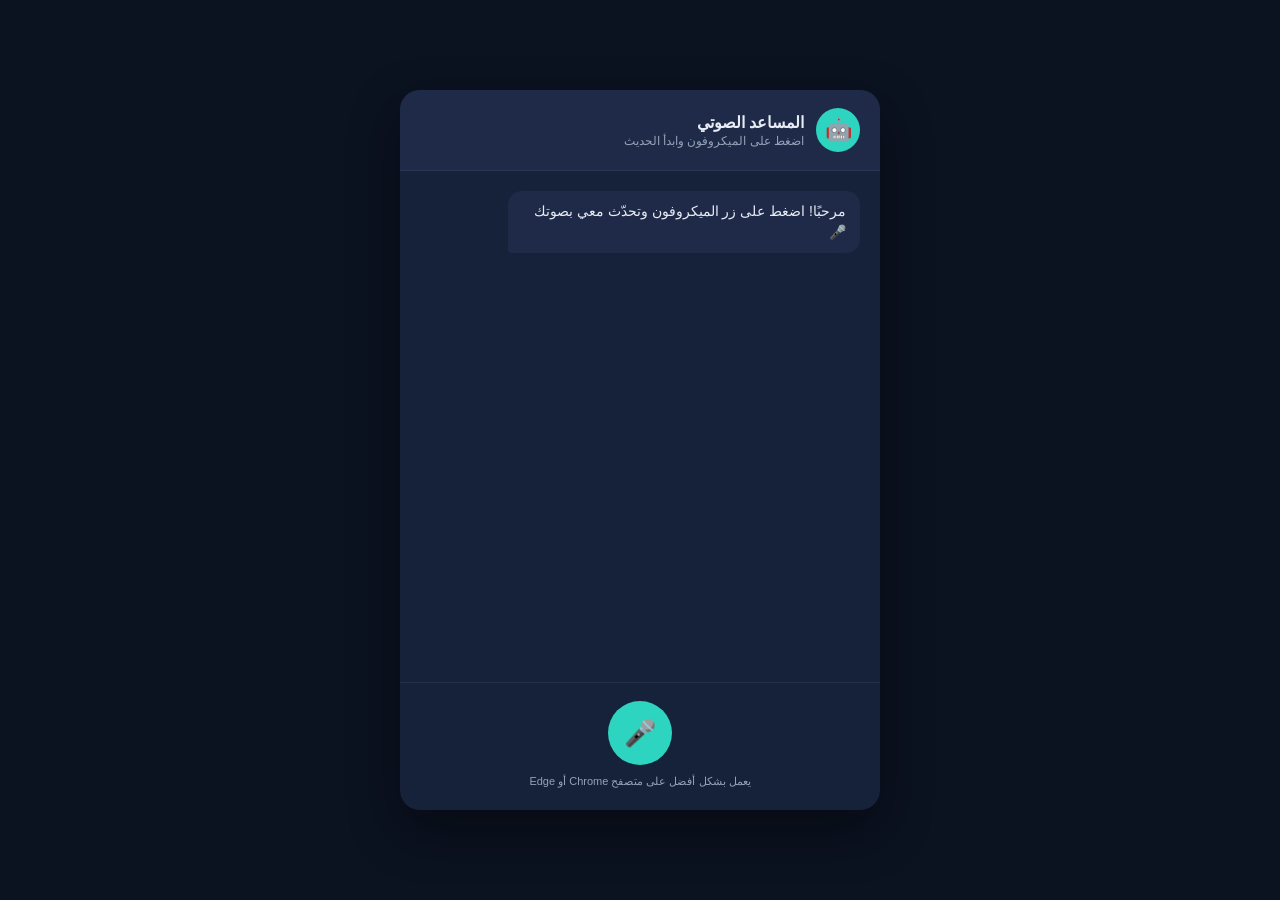
<file: projects/voice-chatbot/index.html>
<!DOCTYPE html>
<html lang="ar" dir="rtl">
<head>
  <meta charset="UTF-8">
  <meta name="viewport" content="width=device-width, initial-scale=1.0">
  <title>شات بوت صوتي - Gemini</title>
  <link rel="stylesheet" href="style.css">
</head>
<body>

  <div class="chat-container">
    <header class="chat-header">
      <div class="bot-avatar">🤖</div>
      <div>
        <h1>المساعد الصوتي</h1>
        <p id="statusText">اضغط على الميكروفون وابدأ الحديث</p>
      </div>
    </header>

    <div id="chatLog" class="chat-log">
      <div class="message bot">
        <p>مرحبًا! اضغط على زر الميكروفون وتحدّث معي بصوتك 🎤</p>
      </div>
    </div>

    <div class="chat-input">
      <button id="micBtn" class="mic-btn" title="اضغط للتحدث">
        <span id="micIcon">🎤</span>
      </button>
      <p class="hint">يعمل بشكل أفضل على متصفح Chrome أو Edge</p>
    </div>
  </div>

  <script src="app.js"></script>
</body>
</html>
</file>
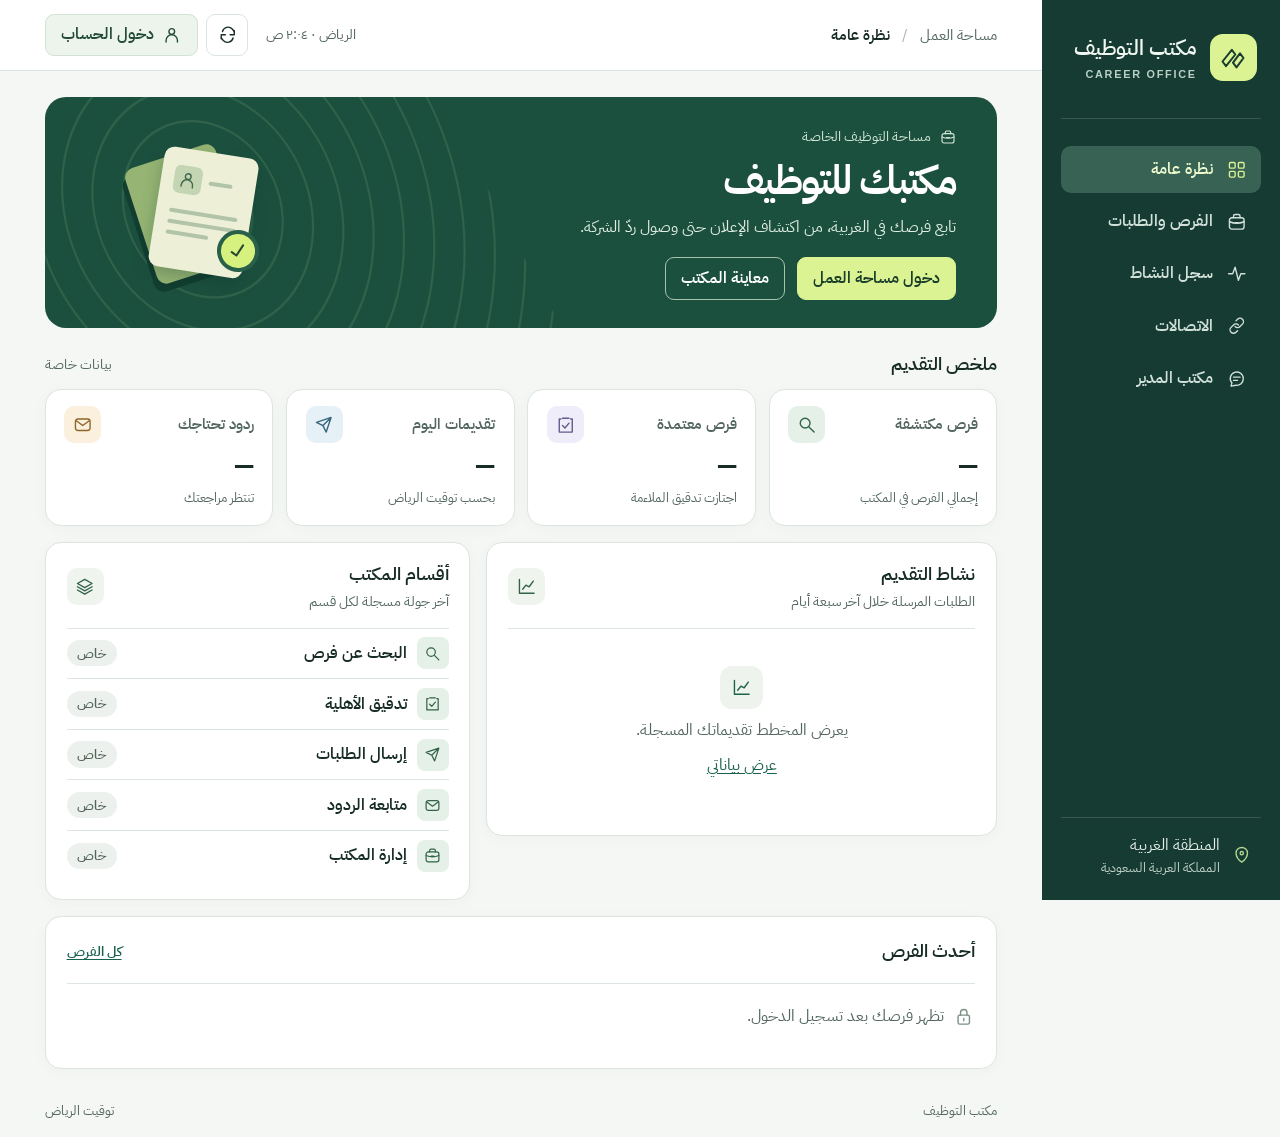
<file: projects/portfolio/job-office/index.html>
<!doctype html>
<html lang="ar" dir="rtl">
<head>
<meta charset="utf-8"><meta name="viewport" content="width=device-width,initial-scale=1,viewport-fit=cover"><meta name="theme-color" content="#143c33"><meta name="description" content="مكتب التوظيف لمتابعة فرص المنطقة الغربية والتقديمات والبريد المهني.">
<title>مكتب التوظيف | نظرة عامة</title>
<link rel="stylesheet" href="./office.css?v=4"><script defer src="./auth.js?v=20261119"></script><script defer src="./icons.js?v=4"></script><script defer src="./office.js?v=4"></script>
</head>
<body>
<a class="skip" href="#main">انتقل إلى المحتوى</a>
<div class="shell">
<aside class="rail" id="navigation"><a class="brand" href="#overview"><span class="brand-mark" data-icon="brand"></span><span><strong>مكتب التوظيف</strong><small lang="en">CAREER OFFICE</small></span></a>
<nav aria-label="التنقل الرئيسي">
<a href="#overview" data-page="overview"><i data-icon="overview"></i>نظرة عامة</a>
<a href="#applications" data-page="applications"><i data-icon="case"></i>الفرص والطلبات</a>
<a href="#events" data-page="events"><i data-icon="activity"></i>سجل النشاط</a>
<a href="#connections" data-page="connections"><i data-icon="links"></i>الاتصالات</a>
<a href="./manager.html"><i data-icon="chat"></i>مكتب المدير</a>
</nav>
<div class="rail-meta"><i data-icon="pin"></i><div>المنطقة الغربية<small>المملكة العربية السعودية</small></div></div>
</aside><button type="button" class="scrim" id="scrim" aria-label="إغلاق القائمة" hidden></button>
<div class="work">
<header class="top"><div class="crumb"><button id="menu" class="icon-btn mobile" type="button" aria-label="فتح القائمة" aria-expanded="false" aria-controls="navigation"><i data-icon="menu"></i></button><span class="crumb-root">مساحة العمل</span><span class="sep">/</span><b id="crumb">نظرة عامة</b></div>
<div class="tools"><span class="time" id="clock"></span><button type="button" id="refresh" class="icon-btn" aria-label="تحديث البيانات" title="تحديث البيانات"><i data-icon="refresh"></i></button><button type="button" class="account" id="authbtn"><i data-icon="user"></i><span>دخول الحساب</span></button></div></header>
<main id="main" tabindex="-1"><div class="feedback" id="notice" role="status" hidden></div>
<section data-view="overview">
<div class="hero"><div class="hero-content"><div class="hero-kicker"><i data-icon="case"></i>مساحة التوظيف الخاصة</div><h1 id="hero-title">مكتبك للتوظيف</h1>
<p id="hero-copy">تابع فرصك في الغربية، من اكتشاف الإعلان حتى وصول ردّ الشركة.</p>
<div class="hero-actions"><button class="btn bright" id="hero-action" type="button">دخول مساحة العمل</button><button class="hero-secondary" id="hero-secondary" type="button">معاينة المكتب</button></div></div>
<div class="hero-art" aria-hidden="true"><div class="rings"></div><div class="file-back"></div><div class="file-front"><div class="paper-id"><i data-icon="user"></i><span></span></div><div class="paper-lines"><b></b><b></b><b></b></div></div><div class="stamp"><i data-icon="check"></i></div></div></div>
<div class="section-head"><h2>ملخص التقديم</h2><span class="meta" id="mode-label"></span></div>
<div class="stats" id="stats"></div>
<div class="overview-grid"><section class="panel panel-chart"><div class="panel-head"><div><h2>نشاط التقديم</h2><p>الطلبات المرسلة خلال آخر سبعة أيام</p></div><i class="panel-glyph" data-icon="chart"></i></div><div id="chart"></div></section>
<section class="panel"><div class="panel-head"><div><h2>أقسام المكتب</h2><p>آخر جولة مسجلة لكل قسم</p></div><i class="panel-glyph" data-icon="layers"></i></div><div id="team" class="team"></div></section></div>
<section class="panel top-gap"><div class="panel-head"><h2>أحدث الفرص</h2><a class="text-link" href="#applications">كل الفرص</a></div><div id="recent"></div></section>
</section>
<section data-view="applications" hidden><div class="page-heading"><div><h1>الفرص والطلبات</h1><p>ابحث عن وظيفة وتتبّع حالة التقديم ودليل الإرسال.</p></div><button type="button" id="scan" class="btn primary"><i data-icon="search"></i>بحث عن فرص جديدة</button></div>
<section class="panel"><div class="searchbar"><label class="searchbox"><i data-icon="search"></i><input id="query" type="search" placeholder="ابحث بالمسمى أو الشركة أو المدينة" aria-label="بحث في الفرص"></label><select id="filter" aria-label="تصفية الفرص"><option value="all">جميع الحالات</option><option value="pending">بانتظار التدقيق</option><option value="approved">معتمدة للتقديم</option><option value="submitted">تم التقديم</option><option value="blocked">تحتاج إجراء</option><option value="email">التقديم بالبريد</option><option value="portal">بوابات الشركات</option></select></div>
<div class="list-caption" id="list-count" aria-live="polite"></div><div id="jobs"></div><button type="button" class="btn more" id="more" hidden>عرض المزيد</button></section></section>
<section data-view="events" hidden><div class="page-heading"><div><h1>سجل النشاط</h1><p>أحداث الأقسام وردود الشركات المرتبطة بتقديماتك.</p></div></div><div class="overview-grid"><section class="panel"><div class="panel-head"><h2>أحداث المكتب</h2><i class="panel-glyph" data-icon="activity"></i></div><div id="events-list"></div></section><section class="panel"><div class="panel-head"><h2>ردود الشركات</h2><i class="panel-glyph" data-icon="mail"></i></div><div id="replies"></div></section></div></section>
<section data-view="connections" hidden><div class="page-heading"><div><h1>الاتصالات</h1><p>حالة البريد المهني والسيرة الذاتية ومصادر البحث.</p></div></div>
<div class="overview-grid"><section class="panel"><div class="panel-head"><h2>قناة التقديم</h2><i class="panel-glyph" data-icon="mail"></i></div><div id="mail"></div></section><section class="panel"><div class="panel-head"><h2>طابور البريد</h2><i class="panel-glyph" data-icon="send"></i></div><div id="queue"></div></section></div>
<section class="panel top-gap"><div class="panel-head"><h2>مصادر الوظائف</h2><span id="source-count" class="meta"></span></div><div id="sources" class="source-grid"></div></section></section>
</main><footer><span>مكتب التوظيف</span><span>توقيت الرياض</span></footer>
</div></div>
<dialog id="dialog"><button class="icon-btn close" type="button" aria-label="إغلاق"><i data-icon="x"></i></button><div id="dialog-content"></div></dialog>
<template id="auth-form"><form id="login-form"><span class="dialog-icon" data-icon="lock"></span><h2 id="auth-title">دخول مساحة العمل</h2><p>استخدم حساب مكتب التوظيف لعرض بياناتك.</p><label>البريد الإلكتروني<input name="email" type="email" dir="ltr" autocomplete="email" required></label><label>كلمة المرور<input name="password" type="password" dir="ltr" autocomplete="current-password" required></label><div class="form-actions"><button class="btn primary" type="submit">تسجيل الدخول</button><button class="btn" type="button" id="register">إنشاء حساب</button></div><p id="form-msg" role="status"></p></form></template>
</body></html>
</file>
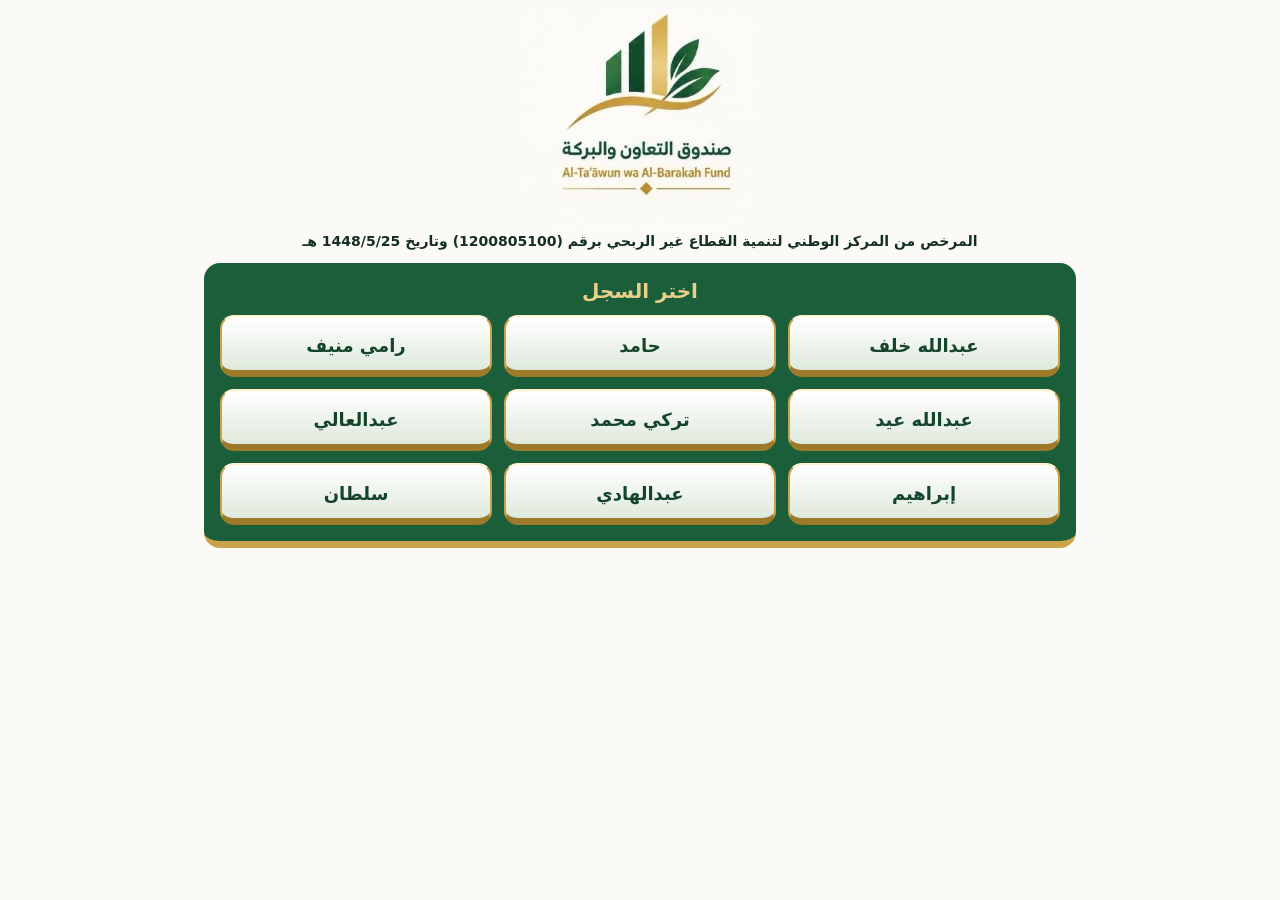
<file: projects/portfolio/sandooq/index.html>
<!DOCTYPE html><html lang="ar" dir="rtl"><head><meta charset="utf-8">
<meta name="viewport" content="width=device-width, initial-scale=1, viewport-fit=cover">
<meta name="robots" content="noindex,nofollow,noarchive">
<title>صندوق التعاون والبركة</title>
<style>
:root{--bg:#fbfaf6;--card:#fff;--tx:#14301f;--mu:#6b6a5e;--gr:#1b5e3a;--go:#c9a24a;--gd:#9c7a2a;--bd:#d9dccf;--in:#fffbe8;--hd:#e3eee6;box-sizing:border-box;padding-top:env(safe-area-inset-top,0px);padding-bottom:env(safe-area-inset-bottom,0px)}
@media (prefers-color-scheme:dark){:root:not([data-theme="light"]){--bg:#12171a;--card:#1b2227;--tx:#eef1ec;--mu:#9aa39c;--gr:#2f8a58;--bd:#2f3a40;--in:#2a2f22;--hd:#243229}}
:root[data-theme="dark"]{--bg:#12171a;--card:#1b2227;--tx:#eef1ec;--mu:#9aa39c;--gr:#2f8a58;--bd:#2f3a40;--in:#2a2f22;--hd:#243229}
*{box-sizing:border-box}html,body{margin:0}body{background:var(--bg);color:var(--tx);font-family:system-ui,-apple-system,"Segoe UI",Tahoma,sans-serif;max-width:900px;margin-inline:auto;padding:14px}
.logo{text-align:center}.logo img{width:230px;max-width:60%;border-radius:8px}
.lic{text-align:center;font-weight:bold;font-size:14px;margin:4px 0 14px}
.panel{background:var(--gr);border-bottom:7px solid var(--go);border-radius:16px;padding:16px}
.panel h2{color:#e8cf8a;text-align:center;margin:0 0 12px;font-size:20px}
.grid{display:grid;grid-template-columns:repeat(3,1fr);gap:12px}
.b{font:inherit;font-weight:bold;font-size:18px;color:#14452b;background:linear-gradient(#fff,#dfe9dc);border:2px solid var(--go);border-top-color:#fff3cf;border-bottom:7px solid var(--gd);border-radius:14px;padding:18px 4px 14px;cursor:pointer}
.b:active{border-bottom-width:3px;transform:translateY(4px)}
.top{display:flex;justify-content:space-between;align-items:center;background:var(--gr);color:#fff;border-radius:10px;padding:10px 14px;margin-bottom:10px}
.top h1{font-size:20px;margin:0}
.back{font:inherit;font-weight:bold;background:#e6f0e9;color:#14452b;border:0;border-radius:8px;padding:8px 12px;cursor:pointer}
.sum{display:grid;grid-template-columns:repeat(2,1fr);gap:8px;margin-bottom:10px}
.sum div{background:var(--hd);border-radius:8px;padding:8px;text-align:center;font-size:13px;color:var(--mu)}.sum b{display:block;font-size:18px;color:var(--tx)}
.w{overflow-x:auto;border:1px solid var(--bd);border-radius:10px;background:var(--card)}
table{border-collapse:collapse;width:100%;min-width:560px;font-size:14px}
th{background:var(--hd);padding:7px 4px;font-size:13px}td{border-top:1px solid var(--bd);padding:3px;text-align:center}
td.n{text-align:start;white-space:nowrap;padding-inline:8px;background:rgba(128,128,128,.22)}
td input{width:100%;min-width:52px;border:1px solid var(--bd);background:var(--in);color:var(--tx);border-radius:6px;padding:7px 3px;font:inherit;text-align:center}
td.n input{text-align:start;min-width:150px;background:transparent}
.add{margin:10px 0;font:inherit;font-weight:bold;background:var(--gr);color:#fff;border:0;border-radius:10px;padding:10px 16px;cursor:pointer}
.x{border:0;background:none;color:#b42318;font-size:18px;cursor:pointer}
.note{color:var(--mu);font-size:12px;text-align:center;margin-top:10px}
</style></head><body>
<div id="app"></div>
<script>
const D=[{"t":"عبدالله خلف","r":[["مطر خلف",16,3200,0],["حامد صالح",16,3200,0],["عمر مطر",16,3200,0],["عبدالرحمن مطر",16,3200,0],["ياسر حامد",16,3200,0],["ناصر خلف",8,1600,0],["محمد مطر",7,1400,0],["محمد صالح",15,3000,200],["عبدالله خلف",15,3000,200],["سلمان صالح",15,3000,200],["عبدالله صالح",15,3000,200],["فهد محمد",15,3000,200],["مازن عبدالله",15,3000,200],["أحمد محمد",15,3000,200],["فهد ناصر",7,1400,1800],["محمد عبدالله",7,1400,1800],["ماجد عبدالله",4,800,2400],["هاني ناصر",0,0,3200]]},{"t":"حامد","r":[["خضر عيضه",14,2800,0],["حامد عيضه",16,3200,0],["حمدان عيضه",14,2800,0],["صالح عيضه",16,3200,0],["محمد عيضه",16,3200,0],["مسفر عائض",16,3200,0],["عبدالرحمن عائض",16,3200,0],["عواض عائض",16,3200,0],["عبدالله عائض",16,3200,0],["أيمن مسفر",16,3200,0],["ماجد مسفر",16,3200,0],["تركي مسفر",16,3200,0],["فيصل عبدالرحمن",16,3200,0],["ثامر خضر",16,3200,0],["عثمان خضر",16,3200,0],["مهنا صالح",16,3200,0],["عبدالعزيز حامد",12,2400,800],["مهند صالح",12,2400,800],["مشعل عواض",11,2200,1000],["وليد عبدالله",11,2200,1000],["معتز صالح",9,1800,1400],["ياسر مسفر",8,1600,1600],["فهد عبدالرحمن",8,1600,1600],["أحمد عبدالله",8,1600,1600],["عبدالمجيد مسفر",6,1200,2000],["عبدالعزيز محمد",6,1200,2000],["ريان صالح",4,800,2400],["ماجد عبدالله",2,400,2800],["عزام صالح",1,200,3000],["رايد صالح",1,200,3000],["عادل عواض",0,0,3200],["هتان صالح",0,0,3200],["فهد ثامر خضر",0,0,3200]]},{"t":"رامي منيف","r":[["منيف ضيف الله",16,3200,0],["فايز منيف",16,3200,0],["علي منيف",16,3200,0],["نايل منيف",15,3000,200],["رامي منيف",16,3200,0],["غازي منيف",16,3200,0],["فارس منيف",14,2800,400],["صالح منيف (1)",15,3000,200],["صالح منيف (2)",15,3000,200],["محمد منيف",7,1400,1800],["أحمد منيف",8,1600,1600],["عبدالله فايز",6,1200,2000],["نواف منيف",1,200,3000],["نايف منيف",0,0,3200]]},{"t":"عبدالله عيد","r":[["عيد سفران",14,2800,0],["عبدالله عيد",16,3200,0],["عبدالرحمن عيد",16,3200,0],["محمد عيد",16,3200,0],["فواز عيد",16,3200,0],["خالد عيد",16,3200,0],["سلطان عيد",16,3200,0],["ماجد عيد",16,3200,0],["مجدي عيد",16,3200,0],["سامي عيد",16,3200,0],["يوسف عيد",16,3200,0],["فهد عيد",16,3200,0],["عبدالعزيز عيد",16,3200,0],["حاتم عبدالله",16,3200,0],["رعد عبدالله",12,2400,800],["نواف محمد",9,1800,1400],["حسام عبدالرحمن",9,1800,1400],["نايف محمد",9,1800,1400],["سيف عبدالله",8,1600,1600],["ياسر عبدالرحمن",5,1000,2200],["محمد عبدالله",5,1000,2200],["عبدالعزيز محمد",2,400,2800],["بدر عبدالله",2,400,2800],["راكان محمد",1,200,3000],["خالد سامي",0,0,3200],["فهد فواز",0,0,3200],["ريان سلطان",0,0,3200],["معاذ خالد",0,0,3200],["جياد مجدي",0,0,3200]]},{"t":"تركي محمد","r":[["معيوض معيض",7,1400,0],["عوض معيوض",5,1000,0],["محمد معيوض",16,3200,0],["سعد معيوض",16,3200,0],["سعود معيوض",16,3200,0],["سلطان معيوض",16,3200,0],["تركي محمد",16,3200,0],["عادل عوض",16,3200,0],["أحمد محمد",16,3200,0],["خالد عوض",16,3200,0],["رايد محمد",16,3200,0],["شاكر عوض",16,3200,0],["عبدالرحمن عوض",16,3200,0],["أسامة سعود",14,2800,400],["بدر عوض",10,2000,1200],["رامي محمد",9,1800,1400],["عبدالله سعود",9,1800,1400],["عبدالرحمن سعد",8,1600,1600],["زياد سعد",4,800,2400],["محمد تركي",4,800,2400],["مصعب سعود",0,0,3200],["فهد تركي",0,0,3200],["إياد سلطان",0,0,3200],["أنس سعود",0,0,3200],["وليد خالد",0,0,3200]]},{"t":"عبدالعالي","r":[["ردود رداد",16,3200,0],["صويلح رداد",16,3200,0],["سعد رداد",14,2800,0],["معيض رداد",16,3200,0],["عبدالعالي رداد",16,3200,0],["صالح ردود",16,3200,0],["خالد صويلح",16,3200,0],["منصور صويلح",16,3200,0],["عبدالعزيز ردود",16,3200,0],["عبدالمحسن صويلح",16,3200,0],["عبدالرحمن صويلح",16,3200,0],["محمد صويلح",16,3200,0],["أحمد ردود",16,3200,0],["سامي سعد",16,3200,0],["سلطان سعد",16,3200,0],["سلمان سعد",16,3200,0],["مشاري معيض",16,3200,0],["محمد ردود",16,3200,0],["عبدالله صويلح",13,2600,600],["مقرن معيض",8,1600,1600],["تركي عبدالعالي",6,1200,2000],["فهد ردود",6,1200,2000],["سعود سعد",5,1000,2200],["محمد معيض",5,1000,2200],["نواف عبدالعالي",5,1000,2200],["ياسر عبدالمحسن",0,0,3200],["عبدالله منصور",0,0,3200],["إبراهيم منصور",0,0,3200],["عمر منصور",0,0,3200],["خالد عبدالرحمن",0,0,3200],["باسل عبدالرحمن",0,0,3200],["حسام صالح",0,0,3200],["هشام صالح",0,0,3200],["عبدالله عبدالعزيز",0,0,3200],["سلمان عبدالعزيز",0,0,3200],["سطام سعد",0,0,3200],["نايف عبدالعالي",0,0,3200],["منصور معيض",0,0,3200],["مشعل معيض",0,0,3200],["سعد سامي",0,0,3200]]},{"t":"إبراهيم","r":[["عبدالحفيظ خلف",16,1000,0],["إبراهيم عبدالحفيظ",16,3200,0],["عبدالله عبدالحفيظ",16,3200,0],["نايف عبدالحفيظ",15,3200,0],["عبدالرحمن داخل",16,3200,0],["عبدالعزيز داخل",16,3200,0],["حمد عبدالحفيظ",14,3200,0],["خالد إبراهيم",0,0,3200]]},{"t":"عبدالهادي","r":[["رده سفران",16,3200,0],["شرف سفران",16,3200,0],["عبدالهادي رده",16,3200,0],["محمد شرف",16,3200,0],["فهد شرف",16,3200,0],["نايف رده",16,3200,0],["عبدالله شرف",16,3200,0],["عبدالعزيز رده",16,3200,0],["عبدالرحمن رده",16,3200,0],["عبدالمجيد رده",16,3200,0],["عبدالله عبدالهادي",8,1600,1600],["عبدالرحمن عبدالهادي",4,800,2400],["تركي محمد",0,0,3200],["عبدالله فهد",0,0,3200],["عبدالباري فهد",0,0,3200],["نواف عبدالله",0,0,3200]]},{"t":"سلطان","r":[["غرم الله ضيف الله",16,3200,0],["سلطان ضيف الله",16,3200,0],["حسن ضيف الله",16,3200,0],["فيصل سلطان",7,1400,1800],["فهد سلطان",4,800,2400],["محمد غرم الله",4,800,2400],["عزام سلطان",0,0,3200],["عبدالله ضيف الله",16,3200,0],["طارق عبدالله",16,3200,0],["محمد عبدالله",16,3200,0],["ركان عبدالله",7,1400,1800],["ريان عبدالله",1,200,3000],["حمد عبدالله",0,0,3200],["نايف ضيف الله",16,3200,0],["رمزي نايف",16,3200,0],["هاني نايف",16,3200,0],["نايف هاني",0,0,3200],["عبدالله هاني",0,0,3200]]}];const LOGO="[data-uri]";const KEY="fund-v3";
const num=v=>{v=parseFloat(v);return isNaN(v)?0:v};const f=x=>x.toLocaleString("en-US");
function load(){try{let s=JSON.parse(localStorage.getItem(KEY)||"null");if(s&&s.length===D.length)return s;
 let o=JSON.parse(localStorage.getItem("fund-v2")||"null");if(o&&o.length===D.length)return o.map(r=>r.map(x=>({n:x.n,c:num(x.c),m:num(x.m),a:x.a,b:x.b,d:x.d})))}catch(e){}
 return D.map(r=>r.r.map(x=>({n:x[0],c:x[1],m:x[2],a:"",b:"",d:""})))}
let S=load();
function save(){try{localStorage.setItem(KEY,JSON.stringify(S))}catch(e){}}
const yr=x=>num(x.a)+num(x.b)+num(x.d),tm=x=>x.m+yr(x),tc=x=>x.c+yr(x)/200,fc=v=>Number.isInteger(v)?v:+v.toFixed(2);
const app=document.getElementById("app");
function home(){
 app.innerHTML=`<div class="logo"><img src="${LOGO}" alt=""></div><div class="lic">المرخص من المركز الوطني لتنمية القطاع غير الربحي برقم (1200805100) وتاريخ 1448/5/25 هـ</div><div class="panel"><h2>اختر السجل</h2><div class="grid">${D.map((r,i)=>`<button class="b" onclick="location.hash='r${i+1}'">${r.t}</button>`).join("")}</div></div>`;
 scrollTo(0,0);
}
function tot(i){const s=S[i];document.getElementById("t1").textContent=s.length;document.getElementById("t2").textContent=f(s.reduce((a,x)=>a+tm(x),0))}
function upd(i,k){const x=S[i][k];document.getElementById("m"+k).value=tm(x);document.getElementById("c"+k).value=fc(tc(x));tot(i)}
function row(i,k){const x=S[i][k];
 const yf=p=>`<td><input inputmode="numeric" value="${x[p]}" oninput="S[${i}][${k}].${p}=this.value;save();upd(${i},${k})"></td>`;
 const nm=D[i].r[k]&&x.n===D[i].r[k][0]?x.n:`<input value="${x.n}" placeholder="الاسم" oninput="S[${i}][${k}].n=this.value;save()">`;
 return `<tr><td>${k+1}</td><td class="n">${nm}</td>
 <td><input id="c${k}" inputmode="decimal" value="${fc(tc(x))}" oninput="S[${i}][${k}].c=num(this.value)-yr(S[${i}][${k}])/200;save();tot(${i})"></td>
 <td><input id="m${k}" inputmode="numeric" value="${tm(x)}" oninput="S[${i}][${k}].m=num(this.value)-yr(S[${i}][${k}]);save();tot(${i})"></td>
 ${yf("a")}${yf("b")}${yf("d")}<td>${k>=D[i].r.length?`<button class="x" onclick="del(${i},${k})">×</button>`:""}</td></tr>`}
function show(i){
 const r=D[i];
 app.innerHTML=`<div class="top"><h1>سجل ${r.t}</h1><button class="back" onclick="location.hash=''">← الرجوع للصفحة الأولى</button></div>
 <div class="sum"><div>المشتركون<b id="t1"></b></div><div>المجموع النهائي<b id="t2"></b></div></div>
 <div class="w"><table><thead><tr><th>#</th><th>الاسم</th><th>الدفعات</th><th>المبلغ</th><th>1448</th><th>1449</th><th>1450</th><th></th></tr></thead><tbody>${S[i].map((_,k)=>row(i,k)).join("")}</tbody></table></div>
 <button class="add" onclick="addr(${i})">+ إضافة مشترك</button> <button class="back" onclick="location.hash=''">← الرجوع للصفحة الأولى</button>
 <div class="note">اكتب المبلغ في خانة العام فيُضاف تلقائيًا إلى المبلغ والدفعات (كل 200 = دفعة) والمجموع. ما تكتبه يُحفظ على هذا الجهاز.</div>`;
 tot(i);scrollTo(0,0);
}
function addr(i){S[i].push({n:"",c:0,m:0,a:"",b:"",d:""});save();show(i);scrollTo(0,document.body.scrollHeight)}
function del(i,k){if(confirm("حذف هذا الصف؟")){S[i].splice(k,1);save();show(i)}}
function route(){const m=location.hash.match(/^#r(\d+)$/);const i=m?+m[1]-1:-1;if(i>=0&&i<D.length)show(i);else home()}
addEventListener("hashchange",route);route();
</script></body></html>
</file>
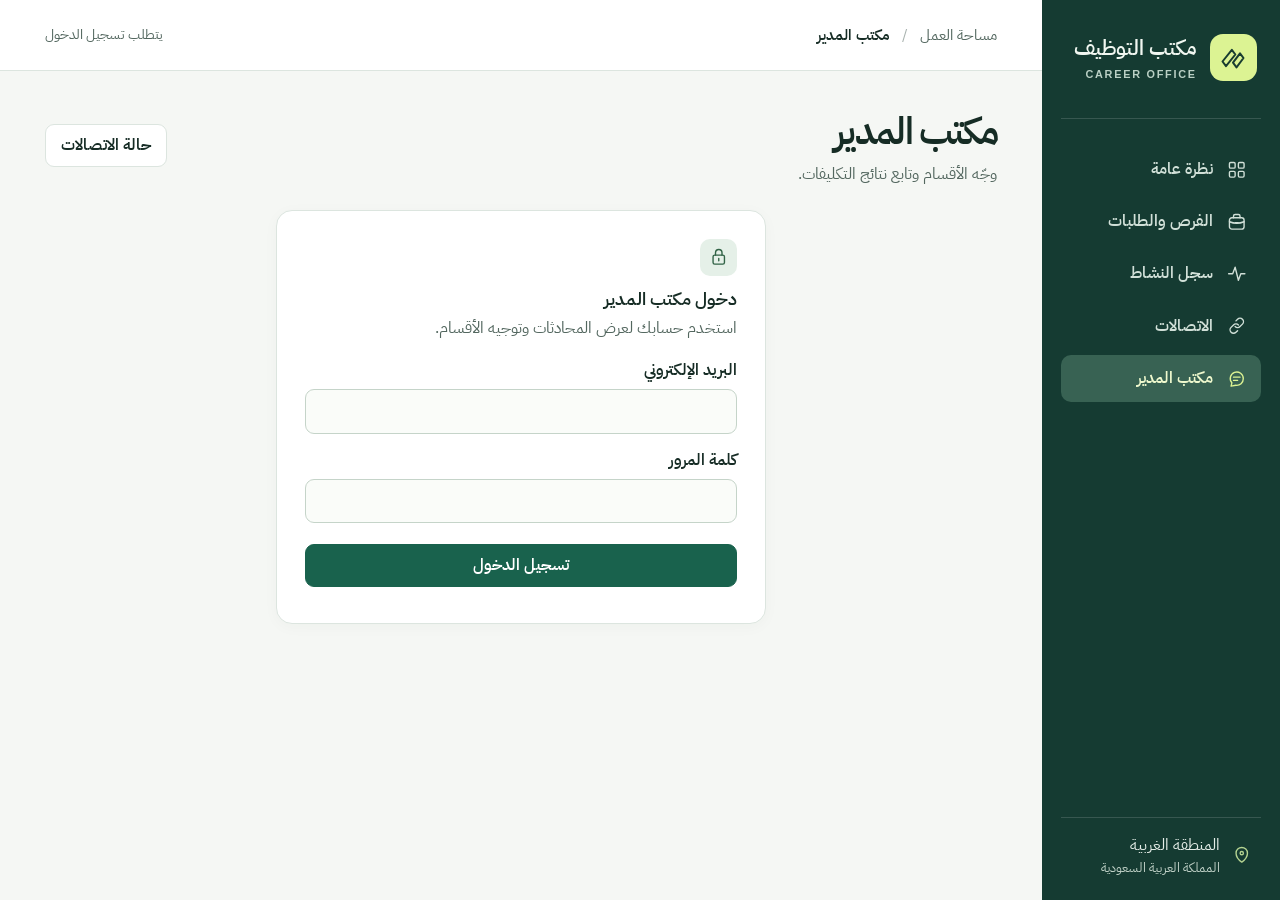
<file: projects/portfolio/job-office/manager.html>
<!doctype html><html lang="ar" dir="rtl"><head><meta charset="utf-8"><meta name="viewport" content="width=device-width,initial-scale=1,viewport-fit=cover"><meta name="theme-color" content="#143c33"><title>مكتب المدير | مكتب التوظيف</title><link rel="stylesheet" href="./office.css?v=4"><link rel="stylesheet" href="./manager.css?v=4"></head><body><a class="skip" href="#main">انتقل إلى المحتوى</a><div class="shell">
<aside class="rail" id="navigation"><a class="brand" href="./#overview"><span class="brand-mark" data-icon="brand"></span><span><strong>مكتب التوظيف</strong><small lang="en">CAREER OFFICE</small></span></a>
<nav aria-label="التنقل الرئيسي">
<a href="./#overview" data-page="overview"><i data-icon="overview"></i>نظرة عامة</a>
<a href="./#applications" data-page="applications"><i data-icon="case"></i>الفرص والطلبات</a>
<a href="./#events" data-page="events"><i data-icon="activity"></i>سجل النشاط</a>
<a href="./#connections" data-page="connections"><i data-icon="links"></i>الاتصالات</a>
<a href="./manager.html" aria-current="page"><i data-icon="chat"></i>مكتب المدير</a>
</nav>
<div class="rail-meta"><i data-icon="pin"></i><div>المنطقة الغربية<small>المملكة العربية السعودية</small></div></div>
</aside><button type="button" class="scrim" id="scrim" aria-label="إغلاق القائمة" hidden></button>
<div class="work"><header class="top"><div class="crumb"><button id="menu" class="icon-btn mobile" aria-label="فتح القائمة" aria-expanded="false" aria-controls="navigation"><i data-icon="menu"></i></button><a href="./">مساحة العمل</a><span class="sep">/</span><b>مكتب المدير</b></div><div class="tools"><span id="connection" role="status" class="top-status">جارٍ التحقق من الجلسة</span><button type="button" class="btn hidden" id="manager-signout">خروج</button></div></header><main id="main" tabindex="-1"><div class="page-heading"><div><h1>مكتب المدير</h1><p>وجّه الأقسام وتابع نتائج التكليفات.</p></div><a class="btn" href="./#connections">حالة الاتصالات</a></div><section id="login" class="panel sign-in hidden manager-login"><span class="dialog-icon" data-icon="lock"></span><h2>دخول مكتب المدير</h2><p>استخدم حسابك لعرض المحادثات وتوجيه الأقسام.</p><form id="login-form"><label for="email">البريد الإلكتروني</label><input id="email" required type="email" autocomplete="email"><label for="password">كلمة المرور</label><input id="password" required type="password" autocomplete="current-password"><button class="btn primary" type="submit" id="login-submit">تسجيل الدخول</button></form><p id="login-feedback"></p></section>
 <section id="workspace" class="hidden">
  <div id="operations-health" class="note" role="status">جار التحقق من آخر جولات الأقسام…</div>
  <div class="status-cards">
   <div class="metric"><strong id="m-leads">—</strong><small>إعلانات مكتشفة</small></div>
   <div class="metric"><strong id="m-reviewed">—</strong><small>دُققت</small></div>
   <div class="metric"><strong id="m-pending">—</strong><small>بانتظار التدقيق</small></div>
   <div class="metric"><strong id="m-sent">—</strong><small>تقديمات موثقة</small></div>
   <div class="metric"><strong id="m-commands">—</strong><small>أوامر معلقة</small></div>
  </div>
  <div class="layout">
   <div class="panel">
    <div class="panel-h"><div><h2> تحدث مع المدير مباشرة</h2><small id="chat-target-label">الجهة المستقبلة: المدير العام</small></div><button class="btn" id="refresh" type="button"> تحديث</button></div>
    <div id="conversation" class="conversation"><div class="note">اختر الموظف أو اكتب سؤالك للمدير. الردود الفورية تشغيلية مبنية على قاعدة البيانات، وليست محادثة مع إنسان.</div></div>
    <div class="write-area"><form id="send-form"><textarea id="message" maxlength="3000" required placeholder="مثال: يا مدير، لماذا لم نرسل طلبات اليوم؟" aria-label="رسالة للمدير أو القسم"></textarea><button class="btn primary" id="send" type="submit">إرسال</button></form><div class="feedback" id="feedback">يُحفظ توجيهك في سجل المكتب.</div></div>
   </div>
   <div>
    <section class="panel"><div class="panel-h"><h2> الموظفون والأقسام</h2><small>اضغط للتوجيه</small></div><div id="staff" class="staff"></div></section>
    <section class="panel"><div class="panel-h"><h2> توجيهات المدير العاجلة</h2><small>حالة التنفيذ موثّقة</small></div><div class="quick-actions">
     <button class="btn primary" data-command="dispatch_all">اضغط على الجميع</button>
     <button class="btn" data-command="search_now">ابدأ بحثًا عاجلًا</button>
     <button class="btn" data-command="screening_urgent">سرّع التدقيق</button>
     <button class="btn" data-command="applications_urgent">عجّل التقديم</button>
     <button class="btn" data-command="followup_urgent">راجع الردود</button>
     <button class="btn" data-command="audit_now">اطلب تقرير المدير</button>
    </div></section>
    <section class="panel"><div class="panel-h"><h2> سجل التكليفات</h2><small>الأحدث أولًا</small></div><div id="tasks" class="task-list">لا توجد أوامر بعد.</div></section>
   </div>
  </div>
  <section class="manager-mail panel"><div><h2>البريد المهني</h2><p id="gmail-summary" aria-live="polite">جار فحص اتصال Gmail…</p></div><a href="./#connections" class="text-link">تفاصيل Gmail والطابور</a></section><section class="panel resume-panel" id="resume"><div class="panel-h"><div><h2>السيرة الذاتية</h2><small>المرفق المعتمد للتقديم بالبريد والبوابات</small></div><i class="panel-glyph" data-icon="file"></i></div><div class="outlook-resume"><label for="outlook-pdf"><b>ملف السيرة الخاص (PDF، حتى 3 MB):</b></label>
     <input type="file" id="outlook-pdf" accept=".pdf,application/pdf" aria-label="رفع السيرة الذاتية الخاصة">
     <button type="button" class="btn" id="outlook-upload"> رفع السيرة المختارة</button><button type="button" class="btn hidden" id="outlook-download">تنزيل السيرة PDF</button><span id="outlook-file-hint" aria-live="polite">اختر الملف، ثم اضغط رفع السيرة</span>
   </div>
   <div id="outlook-feedback" aria-live="polite"></div>
   </section><details class="legacy"><summary>إعدادات Outlook السابقة</summary><section class="panel outlook-panel" id="outlook-panel">
  <div class="panel-h">
   <div><h2> Outlook والسيرة الذاتية</h2><small>تجهيز الطلبات المعتمدة ومتابعة ردود الشركات</small></div>
   <span class="status-pill" id="outlook-overall">جار فحص الربط...</span>
  </div>
  <div class="outlook-main">
   <div class="outlook-status">
    <span class="status-pill" id="outlook-connected">Outlook: جار فحص الحالة</span>
    <span class="status-pill" id="outlook-cv">السيرة: جار فحص الحالة</span>
    <span class="status-pill" id="outlook-auto">الإرسال التلقائي: متوقف</span>
    <span class="status-pill" id="outlook-queued">الطابور: —</span>
   </div>
   <ul class="setup-grid" id="outlook-graph-steps" aria-label="خطوات تفعيل Outlook">
    <li id="step-microsoft">١. إعداد Entra</li><li id="step-account">٢. ربط حساب Outlook</li>
    <li id="step-resume">٣. رفع السيرة PDF</li><li id="step-sending">٤. تفعيل إرسال الطلبات</li>
   </ul>
   <div class="outlook-btns">
    <button type="button" class="btn" id="outlook-link" disabled> ربط Outlook</button><button type="button" class="btn" id="outlook-setup-open"> إعداد ربط Microsoft</button>
    <button type="button" class="btn" id="outlook-prepare" disabled> تجهيز طلبات البريد</button>
    <button type="button" class="btn primary" id="outlook-enable" disabled> تشغيل الإرسال التلقائي</button>
    <button type="button" class="btn" id="outlook-disable" disabled> إيقاف مؤقت</button>
    <button type="button" class="btn" id="outlook-disconnect" disabled>فصل Microsoft Graph</button>
    <a class="btn hidden" id="outlook-drafts" href="https://outlook.live.com/mail/0/drafts/" target="_blank" rel="noopener noreferrer">فتح مسودات Outlook</a>
   </div>
   <div id="outlook-guidance" class="outlook-help" aria-live="polite">جار التحقق من ربط Outlook والسيرة…</div><details class="outlook-help" id="outlook-setup">
    <summary>إعداد Microsoft Graph لأول مرة (يلزم مرة واحدة)</summary>
    <p>أنشئ تطبيقًا في <a href="https://entra.microsoft.com/#view/Microsoft_AAD_RegisteredApps/ApplicationsListBlade" target="_blank" rel="noopener noreferrer"><u>Microsoft Entra — App registrations</u></a> يدعم الحسابات الشخصية من Microsoft. أضف منصة <b>Web</b> وعنوان العودة الآمن التالي:</p>
    <p><code>https://jclycoagtotikxskgkju.supabase.co/functions/v1/job-outlook-connect</code></p>
    <p>امنح صلاحيات Microsoft Graph المفوضة: <code>Mail.Send</code> و <code>Mail.ReadBasic</code> و <code>User.Read</code> و <code>offline_access</code>. ضع معرّف التطبيق <code>OUTLOOK_GRAPH_CLIENT_ID</code> وسر التطبيق <code>OUTLOOK_GRAPH_CLIENT_SECRET</code> داخل <a href="https://supabase.com/dashboard/project/jclycoagtotikxskgkju/functions/secrets" target="_blank" rel="noopener noreferrer"><u>Supabase Edge Function Secrets</u></a>، ولا تضعها في GitHub أو هذه المحادثة.</p>
    <p>انسخ قيمة السر من خانة <b>Value</b>. بعد حفظ الإعدادات حدّث الصفحة واضغط «ربط Outlook» واختر البريد المعتمد في المنظومة. سيظهر لك متى يصبح زر الإرسال متاحًا.</p>
   </details>
   <div class="outlook-queue" id="outlook-queue-list"><div class="outlook-queue-item">جار فحص الطابور…</div></div>
   <div class="outlook-help" id="outlook-followup">تظهر آخر متابعة هنا بعد ربط Outlook.</div>
   <details class="outlook-help"><summary>ردود الشركات المسجلة</summary><ul id="outlook-replies"><li>جار تحميل السجل…</li></ul></details>
   <div class="outlook-help" id="portal-ready"></div>
  </div>
 </section>

</details><p class="footnote">تُسجّل نتيجة التكليف عند تنفيذه. تصلك ردود الشركات للمراجعة.</p>
 </section>
</main></div></div>
<script src="./auth.js?v=20261119"></script><script src="./icons.js?v=4"></script><script>
(function(){"use strict";
const auth=window.JobOfficeAuth;
const P=auth.project,request=auth.request,headers=auth.headers;
const $=s=>document.querySelector(s),$$=s=>Array.from(document.querySelectorAll(s));
const clean=s=>String(s??"").replace(/[&<>"']/g,c=>({"&":"&amp;","<":"&lt;",">":"&gt;",'"':"&quot;","'":"&#39;"}[c]));
const fmt=t=>t?new Intl.DateTimeFormat("ar-SA-u-ca-gregory",{timeZone:"Asia/Riyadh",month:"short",day:"numeric",hour:"2-digit",minute:"2-digit"}).format(new Date(t)):"—";
const N=["manager","research","screening","applying","followup"],name={manager:"المدير العام",research:"موظف البحث",screening:"موظف التدقيق",applying:"موظف التقديم",followup:"موظف المتابعة"},
icons={manager:"case",research:"search",screening:"review",applying:"send",followup:"mail"};
const statusNames={queued:"بانتظار القسم",running:"جارٍ التنفيذ",completed:"اكتمل الأمر",failed:"تعثر",cancelled:"أُلغي"};
let ws=null,target="manager",busy=false,messages=[],commands=[],runs=[],loading;
async function rows(table,q){return request(P+"/rest/v1/"+table+"?"+q,{headers:headers()})}
async function control(body){return request(P+"/functions/v1/job-manager-control",{method:"POST",headers:{...headers(),"Content-Type":"application/json"},body:JSON.stringify(body)})}
function targetSet(section){target=N.includes(section)?section:"manager";$("#chat-target-label").textContent="الجهة المستقبلة: "+name[target];renderStaff()}
function workerStatus(section){
 const latest=runs.find(r=>r.section===section);
 if(!latest)return {working:false,label:"لم تسجل أي جولة",healthy:false};
 const ts=new Date(latest.started_at).getTime(),age=Date.now()-ts;
 if(!Number.isFinite(age))return {working:false,label:"وقت تشغيل غير صالح",healthy:false};
 if(latest.status==="started"&&age<45*60000)return {working:true,label:"ينفّذ جولة الآن – "+fmt(latest.started_at),healthy:true};
 if(["completed","partial"].includes(latest.status)&&age<90*60000){
  const summary=section==="applying"?"طلبات موثقة في آخر جولة: "+latest.submitted_count:latest.status==="partial"?"فحص جزئي":"آخر عمل مكتمل";
  return {working:false,label:summary+" · "+fmt(latest.started_at),healthy:latest.status==="completed"};
 }
 return {working:false,label:(latest.status==="failed"?"فشل آخر تشغيل":"متوقف أو لا توجد جولة حديثة")+" – "+fmt(latest.started_at),healthy:false};
}
function renderStaff(){
 $("#staff").innerHTML=N.map(section=>{
  const state=workerStatus(section);
  return '<button type="button" data-target="'+section+'" class="staff-card '+(target===section?"selected":"")+'"><span class="staff-avatar">'+window.OfficeUI.icon(icons[section]).outerHTML+'</span><span class="staff-main"><b>'+name[section]+'</b><small>'+clean(state.label)+'</small></span><i class="bulb '+(state.healthy?"ok":state.working?"ok":"wait")+'"></i></button>';
 }).join("");
 $$(".staff-card").forEach(b=>b.addEventListener("click",()=>targetSet(b.dataset.target)));
 const inactive=N.filter(section=>!workerStatus(section).healthy&&!workerStatus(section).working);
 const box=$("#operations-health");if(!box)return;
 if(inactive.length){
  box.dataset.state="wait";
  box.textContent="التشغيل جزئي. الأقسام التالية بانتظار جولة مكتملة أو تحتاج متابعة: "+inactive.map(s=>name[s]).join("، ")+". يعالج الخادم أوامر المدير كل 3 دقائق.";
 }else{
  box.dataset.state="ok";
  box.textContent="✅ توجد جولات حديثة مسجلة لكل الأقسام.";
 }
}
function renderChat(){
 const list=messages.slice().reverse();const c=$("#conversation"),atEnd=c.scrollHeight-c.scrollTop-c.clientHeight<140;
 c.innerHTML=list.length?list.map(m=>{
  const who=m.sender==="owner"?"أنت":m.sender==="system"?"الرد التشغيلي":name[m.sender]||m.sender;
  return '<article class="bubble '+(m.sender==="owner"?"me":m.sender==="manager"?"manager":"")+'"><small>'+clean(who)+" • "+clean(fmt(m.created_at))+'</small><div>'+clean(m.body)+'</div></article>';
 }).join(""):'<div class="note">اكتب رسالة للمدير أو اضغط زر «اضغط على الجميع». جميع الأوامر والردود التشغيلية تُحفظ هنا.</div>';
 if(atEnd||list.length<=3)c.scrollTop=c.scrollHeight;
 $("#tasks").innerHTML=commands.length?commands.slice(0,14).map(o=>'<div class="task"><b>'+clean(name[o.target_section]||o.target_section)+" · "+clean(statusNames[o.status]||o.status)+'</b><small>'+clean(fmt(o.created_at))+'</small><div>'+clean(o.instruction)+'</div>'+(o.last_error?'<small style="color:#ffb5aa">'+clean(o.last_error)+'</small>':"")+"</div>").join(""):"لا توجد أوامر مسجلة حتى الآن.";
 $("#m-commands").textContent=commands.filter(x=>x.status==="queued"||x.status==="running").length;
}
function load(){
 if(!loading)loading=loadWorkspace().finally(()=>{loading=undefined;});
 return loading;
}
async function loadWorkspace(){
 if(!await auth.valid()){showLogin();return;}
 if(!ws){const a=await rows("job_workspaces","select=id&limit=1");if(!a.length)throw Error("لم يُربط حساب المدير بمساحة العمل");ws=a[0].id}
 const w="workspace_id=eq."+encodeURIComponent(ws);
 const [a,b,c,d,e,f,replies]=await Promise.all([
  rows("job_leads","select=id,status&"+w+"&limit=700"),
  rows("job_reviews","select=job_id&"+w+"&limit=700"),
  rows("job_applications","select=id,submitted_at&"+w+"&limit=700"),
  rows("job_manager_messages","select=id,sender,target_section,body,created_at&"+w+"&order=created_at.desc&limit=100"),
  rows("job_manager_commands","select=id,action,target_section,status,instruction,last_error,created_at&"+w+"&order=created_at.desc&limit=100"),
  rows("job_latest_workflow_runs","select=section,status,started_at,submitted_count&"+w),
  rows("job_messages","select=subject,sender_or_recipient,occurred_at&"+w+"&channel=eq.email&direction=eq.incoming&application_id=not.is.null&order=occurred_at.desc&limit=10")
 ]);
 if(!auth.session)return showLogin();
 messages=d;commands=e;runs=f;
 $("#m-leads").textContent=a.length;$("#m-reviewed").textContent=b.length;
 const ids=new Set(b.map(x=>x.job_id));$("#m-pending").textContent=a.filter(x=>x.status==="in_review"||(x.status==="discovered"&&!ids.has(x.id))).length;
 $("#m-sent").textContent=c.filter(x=>x.submitted_at).length;
 $("#connection").textContent="آخر تحديث "+fmt(new Date().toISOString());
 $("#login").classList.add("hidden");$("#workspace").classList.remove("hidden");$("#manager-signout").classList.remove("hidden");
 $("#chat-target-label").textContent="الجهة المستقبلة: "+name[target];
 $("#outlook-replies").innerHTML=replies.length?replies.map(reply=>
  "<li>"+clean(reply.subject||"رد على تقديم")+" · "+clean(reply.sender_or_recipient)+" · "+clean(fmt(reply.occurred_at))+"</li>"
 ).join(""):"<li>لا توجد ردود مرتبطة بطلبات في السجل حتى الآن.</li>";
 renderStaff();renderChat();
 try {
   const m=await control({type:"mail_status"});
   if (!auth.session || !ws) return;
   const recent=!!m.worker_seen&&Date.now()-Date.parse(m.worker_seen)<45*60000;
   $("#gmail-summary").textContent=(m.enabled?(recent?"الإرسال مفعّل":"الإرسال مفعّل وينتظر اتصال العامل"):"الإرسال متوقف")+" · "+(m.resume?"السيرة محفوظة":"السيرة مطلوبة")+(m.worker_seen?" · آخر فحص "+fmt(m.worker_seen):"");
   $("#outlook-download").classList.toggle("hidden",!m.resume);
   if(location.hash==="#resume"&&!openedResume){openedResume=true;$("#resume").scrollIntoView();}
 }catch(error){$("#gmail-summary").textContent="تعذر فحص Gmail. "+error.message;}
 if(!outlookBusy && $(".legacy").open)await refreshOutlook().catch(error=>{
  $("#outlook-guidance").textContent="تعذر تحديث حالة Outlook. "+error.message;
 });
}

let outlookBusy=false,outlookState=null,openedResume=false;
$(".legacy").addEventListener("toggle",()=>{if($(".legacy").open&&ws)refreshOutlook().catch(err=>{$("#outlook-guidance").textContent=err.message;});});
async function outlookControl(action){
 return request(P+"/functions/v1/job-outlook-connect",{
  method:"POST",headers:{...headers(),"Content-Type":"application/json"},body:JSON.stringify({action})
 });
}
function outStatus(s,ready,id){
 const el=$(id);el.textContent=s;el.classList.toggle("ready",!!ready);el.classList.toggle("waiting",!ready);
}
function outlookButtons(){
 const status=outlookState;
 $("#outlook-link").disabled=outlookBusy||!status?.configured;
 $("#outlook-prepare").disabled=outlookBusy||(!status?.configured&&!status?.connector);
 $("#outlook-enable").disabled=outlookBusy||!status?.configured||!status.connected||!status.resume_uploaded||status.auto_send_enabled;
 $("#outlook-disable").disabled=outlookBusy||!status?.auto_send_enabled;
 $("#outlook-disconnect").disabled=outlookBusy||!status?.account;
}
function renderOutlook(status){
 outlookState=status;
 const needsAuth=status.connection_status==="reauth_required";
 const connectorMode=!!status.connector&&!(status.configured&&status.connected);
 const connectorReady=connectorMode&&status.connector.is_recent;
 const canSend=status.configured&&status.connected&&status.resume_uploaded;
 const sending=canSend&&status.auto_send_enabled;
 const state=connectorMode?(connectorReady
  ?["متصل عبر ChatGPT","تعالج مهمة التقديم فرص البريد المعتمدة. يمكنك أيضًا طلب مسودات ومراجعتها وإرسالها بنفسك من Outlook."]
  :["بانتظار جولة المتابعة","تظهر حالة الاتصال بعد الجولة التالية. راجع بطاقة موظف التقديم لمعرفة حالة آخر جولة إرسال."]):
  !status.configured?["بانتظار ربط Outlook","تظهر حالة الربط هنا بعد أول جولة متابعة ناجحة عبر ChatGPT."]:
  needsAuth?["يلزم تجديد تفويض Outlook","اضغط «إعادة ربط Outlook» وجدّد التفويض بحسابك المعتمد."]:
  !status.connected?["بانتظار ربط Outlook","اضغط «ربط Outlook» ووافق من حساب Microsoft المعتمد."]:
  !status.resume_uploaded?["السيرة مطلوبة","ارفع سيرتك PDF من هذا القسم."]:
  !sending?["جاهز للتفعيل","إذا أردت إرسال طلبات البريد المعتمدة تلقائيًا، اضغط «تشغيل الإرسال التلقائي»."]:
  ["الإرسال مفعّل","يفحص العامل الطابور دوريًا ويسجّل الإرسال بعد ظهوره في عناصر Outlook المرسلة."];
 const counts=status.queue||{};
 const preparing=(counts.queued||0)+(counts.claimed||0);
 const verifying=counts.pending_verification||0;
 outStatus(state[0],canSend||connectorReady,"#outlook-overall");
 outStatus("Outlook: "+(status.connected?"متصل · "+status.account:connectorReady?"متصل عبر ChatGPT":needsAuth?"التفويض يحتاج تجديدًا":"بانتظار التحقق"),status.connected||connectorReady,"#outlook-connected");
 outStatus("السيرة PDF: "+(status.resume_uploaded?"مرفوعة":"غير مرفوعة"),status.resume_uploaded,"#outlook-cv");
 outStatus(connectorMode?"الإرسال عبر مهمة التقديم":"الإرسال التلقائي: "+(sending?"مفعّل":"متوقف"),connectorMode?workerStatus("applying").healthy:sending,"#outlook-auto");
 outStatus(connectorMode?"الطابور: "+preparing+" للتجهيز، "+(counts.drafted||0)+" مسودة، "+verifying+" للتحقق":"الطابور: "+(preparing+verifying)+" قيد الإرسال أو التحقق",preparing+verifying===0,"#outlook-queued");
 $("#step-microsoft").dataset.ready=String(!!status.configured);
 $("#step-account").dataset.ready=String(!!status.connected);
 $("#step-resume").dataset.ready=String(!!status.resume_uploaded);
 $("#step-sending").dataset.ready=String(!!sending);
 $("#outlook-link").textContent=status.configured?"🔗 "+(status.connected||needsAuth?"إعادة ربط Outlook":"ربط Outlook"):"ربط Outlook";
 $("#outlook-guidance").textContent=state[1];
 const hideGraph=connectorMode&&!status.configured;
 for(const id of ["outlook-graph-steps","outlook-link","outlook-setup-open","outlook-setup","outlook-enable","outlook-disable","outlook-disconnect"]){
  $("#"+id).classList.toggle("hidden",hideGraph);
 }
 $("#outlook-drafts").classList.toggle("hidden",!connectorMode&&!counts.drafted);
 $("#outlook-download").classList.toggle("hidden",!status.resume_uploaded);
 $("#outlook-prepare").textContent=connectorMode?"📋 تجهيز مسودات Outlook":"📋 تجهيز طلبات البريد";
 const last=connectorMode?status.connector:status.followup;
 $("#outlook-followup").textContent=last?"آخر متابعة للبريد · "+fmt(last.completed_at||last.started_at)+" · "+(last.status==="failed"?"تعذر فحص البريد":(last.status==="partial"?"فحص جزئي. ":"")+"ردود جديدة مسجلة "+last.found_count):"تظهر آخر متابعة هنا بعد فحص الردود المرتبطة بطلباتك.";
 const portal=$("#portal-ready");
 portal.replaceChildren();
 if(status.portal_ready>0){
  const link=document.createElement("a");
  link.href="./?filter=approved#applications";link.textContent="افتح الوظائف المعتمدة";
  portal.append(status.portal_ready+" وظائف معتمدة تتطلب فتح بوابة الشركة. ",link);
 }
 outlookButtons();
}
async function refreshOutlook(){
 if(!ws||!await auth.valid())return;
 const status=await outlookControl("status");
 renderOutlook(status);
 const entries=await rows("job_outlook_queue","select=recipient_email,status,subject,body_text,last_error,execution_provider&workspace_id=eq."+encodeURIComponent(ws)+"&order=created_at.desc&limit=30");
 $("#outlook-queue-list").innerHTML=entries.length?entries.map(x=>{
  const labels={queued:x.execution_provider==="connector"?"بانتظار تجهيز المسودة":"بانتظار الإرسال",claimed:"تجهيز",drafted:"مسودة في Outlook",pending_verification:"بانتظار التحقق",sent:"أُرسل وتم التحقق",manual_review:"يحتاج مراجعة",blocked:"ممنوع",failed:"تعثر",cancelled:"ملغي"};
  const preview=x.execution_provider==="connector"?'<details><summary>معاينة نص الرسالة</summary><div style="white-space:pre-wrap" dir="auto">'+clean(x.body_text)+'</div></details>':"";
  return '<div class="outlook-queue-item"><div><b>'+clean(x.subject)+'</b><div>'+clean(x.recipient_email)+'</div>'+preview+(x.last_error?'<small style="color:#ffc2ad">'+clean(x.last_error)+'</small>':"")+'</div><span>'+clean(labels[x.status]||x.status)+'</span></div>';
 }).join(""):'<div class="outlook-queue-item">الطابور فارغ. تجد الطلبات السابقة في سجل التقديمات.</div>';
}
async function runOutlook(action){
 if(outlookBusy)return;
 const el=$("#outlook-feedback");
 try{
  if(!await auth.valid())return showLogin();
  if(action==="enable"&&(await control({type:"mail_status"})).enabled)throw Error("أوقف إرسال Gmail من صفحة الاتصالات قبل تغيير قناة التقديم.");
  if(action==="enable"&&!confirm("تفعيل إرسال الطلبات المعتمدة عبر Outlook وإرفاق السيرة المحفوظة؟"))return;
  if(action==="disconnect"&&!confirm("فصل حساب Outlook وإيقاف الإرسال التلقائي؟"))return;
  outlookBusy=true;outlookButtons();el.textContent="جار معالجة طلب Outlook…";
  const ans=await outlookControl(action);
  if(action==="begin"){
   const url=new URL(ans.url);
   if(url.origin!=="https://login.microsoftonline.com")throw Error("عنوان تسجيل الدخول غير متوقع.");
   location.assign(url);return;
  }
  el.textContent=action==="enqueue"?(ans.prepared?"أضيف "+ans.prepared+(ans.provider==="connector"?" طلب إلى طابور المسودات.":" طلب إلى طابور البريد."):"ما فيه طلبات بريد معتمدة جديدة للتجهيز."):action==="enable"?"تم تفعيل الإرسال التلقائي.":action==="disable"?"توقف الإرسال التلقائي.":"تم فصل حساب Outlook.";
  await refreshOutlook().catch(error=>{$("#outlook-guidance").textContent="تعذر تحديث الحالة. "+error.message;});
 }catch(error){el.textContent="تعذر تنفيذ العملية. "+error.message;}
 finally{outlookBusy=false;outlookButtons();}
}
$("#outlook-link").addEventListener("click",()=>runOutlook("begin"));
$("#outlook-prepare").addEventListener("click",()=>runOutlook("enqueue"));
$("#outlook-enable").addEventListener("click",()=>runOutlook("enable"));
$("#outlook-disable").addEventListener("click",()=>runOutlook("disable"));
$("#outlook-disconnect").addEventListener("click",()=>runOutlook("disconnect"));
$("#outlook-setup-open").addEventListener("click",()=>{
 const d=$("#outlook-setup");d.open=true;d.scrollIntoView({behavior:"smooth",block:"start"});
});
$("#outlook-download").addEventListener("click",async()=>{
 const button=$("#outlook-download");button.disabled=true;
 try{
  if(!ws||!await auth.valid())return showLogin();
  const url=P+"/storage/v1/object/authenticated/job-office-resumes/"+encodeURIComponent(ws)+"/resume.pdf";
  const response=await fetch(url,{headers:{...headers(),Accept:"application/pdf"}});
  if(!response.ok)throw Error("تعذر تنزيل السيرة من التخزين الخاص.");
  const file=URL.createObjectURL(await response.blob());
  const link=document.createElement("a");link.href=file;link.download="resume.pdf";document.body.append(link);link.click();link.remove();
  setTimeout(()=>URL.revokeObjectURL(file),60000);
 }catch(error){$("#outlook-feedback").textContent=error.message;}
 finally{button.disabled=false;}
});
$("#outlook-pdf").addEventListener("change",()=>{
 const file=$("#outlook-pdf").files?.[0], hint=$("#outlook-file-hint");
 hint.textContent=file
  ?"تم اختيار "+file.name+" ("+(file.size/1024).toFixed(0)+" كيلوبايت)، لم يُرفع بعد. اضغط «رفع السيرة المختارة»."
  :"لم يُختر ملف بعد.";
});
$("#outlook-upload").addEventListener("click",async()=>{
 const file=$("#outlook-pdf").files?.[0];
 if(!file){$("#outlook-feedback").textContent="اختر ملف PDF أولًا.";return;}
 if(file.size>3000000||file.size<100||!(/\.pdf$/i.test(file.name)||file.type==="application/pdf")){
  $("#outlook-feedback").textContent="يجب اختيار PDF صالح لا يتجاوز 3 MB.";return;
 }
 const button=$("#outlook-upload");button.disabled=true;button.textContent="جار الرفع...";
 $("#outlook-feedback").textContent="جار رفع ملف السيرة إلى التخزين الخاص، لا تغلق الصفحة...";
 try{
  if(!ws||!await auth.valid())return showLogin();
  const signature=await file.slice(0,4).text();
  if(signature!=="%PDF")throw Error("محتوى الملف ليس PDF صحيحًا.");
  const u=P+"/storage/v1/object/job-office-resumes/"+encodeURIComponent(ws)+"/resume.pdf";
  await request(u,{method:"POST",headers:{...headers(),"Content-Type":"application/pdf","x-upsert":"true"},body:file});
  const confirmation=await control({type:"mail_status"});
  if(!confirmation.resume)throw Error("تم قبول الرفع لكن لم يؤكد الخادم وجود الملف. أعد تحديث الصفحة للتحقق.");
  $("#outlook-pdf").value="";
  $("#outlook-file-hint").textContent="✅ السيرة محفوظة في التخزين الخاص.";
  $("#outlook-download").classList.remove("hidden");
  $("#outlook-feedback").textContent="✅ تم رفع السيرة والتحقق من حفظها في حسابك.";
 }catch(e){
  $("#outlook-feedback").textContent="❌ تعذر رفع PDF: "+e.message;
  $("#outlook-file-hint").textContent="لم يثبت رفع الملف. ما زال مختارًا ويمكنك إعادة المحاولة.";
 }finally{button.disabled=false;button.textContent="⬆ رفع السيرة المختارة";}
});

function showLogin(){
 ws=null;outlookState=null;messages=[];commands=[];runs=[];
 $("#login").classList.remove("hidden");$("#workspace").classList.add("hidden");
 $("#manager-signout").classList.add("hidden");$("#connection").textContent="يتطلب تسجيل الدخول";
}
function loadError(error){
 if(!auth.session)showLogin();
 else if($("#workspace").classList.contains("hidden"))$("#login").classList.remove("hidden");
 $("#connection").textContent="تعذر تحديث بيانات المنظومة";
 const target=$("#workspace").classList.contains("hidden")?"#login-feedback":"#feedback";
 $(target).textContent=error.message;
}
$("#manager-signout").addEventListener("click",()=>{auth.signOut();showLogin();});
async function doAction(payload){
 if(busy)return;
 busy=true;$("#feedback").textContent="جار تنفيذ الطلب والتحقق من النتيجة...";$("#send").disabled=true;$$("[data-command]").forEach(b=>b.disabled=true);
 try{if(!await auth.valid())return showLogin();const r=await control(payload);$("#message").value="";$("#feedback").textContent=r.reply||"تم تسجيل العملية";await load()}
 catch(e){$("#feedback").textContent="تعذر تنفيذ الأمر: "+e.message}
 finally{busy=false;$("#send").disabled=false;$$("[data-command]").forEach(b=>b.disabled=false)}
}
$("#send-form").addEventListener("submit",e=>{e.preventDefault();const t=$("#message").value.trim();if(t)doAction({type:"message",text:t,target_section:target})});
$("#message").addEventListener("keydown",e=>{if(e.key==="Enter"&&!e.shiftKey){e.preventDefault();$("#send-form").requestSubmit()}});
$$("[data-command]").forEach(b=>b.addEventListener("click",()=>doAction({type:"command",action:b.dataset.command,target_section:target})));
$("#refresh").addEventListener("click",()=>load().catch(loadError));
$("#login-form").addEventListener("submit",async e=>{
 e.preventDefault();
 const button=$("#login-submit");if(button.disabled)return;
 button.disabled=true;$("#login-feedback").textContent="جار التحقق…";
 try{
  await auth.signIn($("#email").value.trim(),$("#password").value);
  $("#password").value="";await load();
 }catch(error){loadError(error);}
 finally{button.disabled=false;}
});
window.OfficeUI.setIcons();
const menu = $("#menu");
function toggleMenu(open){document.body.classList.toggle("menu-open",open);$("#scrim").hidden=!open;menu.setAttribute("aria-expanded",String(open));if(open)$("#navigation nav a").focus();}
menu.onclick=()=>toggleMenu(!document.body.classList.contains("menu-open"));
$("#scrim").onclick=()=>{toggleMenu(false);menu.focus();};
document.addEventListener("keydown",e=>{if(e.key==="Escape"&&document.body.classList.contains("menu-open")){toggleMenu(false);menu.focus();}});
window.addEventListener("storage",e=>{if((e.key===null||e.key==="job-office-manager-session-v1")&&!auth.session)showLogin();});
const query=new URLSearchParams(location.search);
if(N.includes(query.get("target")))target=query.get("target");
const outlookResult=query.get("outlook");
if(outlookResult){
 $(".legacy").open=true;
 const notices={
  connected:"تم ربط Outlook. تحقق من الحالة في الأعلى.",
  consent_denied:"أُلغي تفويض Microsoft. اضغط «ربط Outlook» للمحاولة مجددًا.",
  configuration_missing:"إعداد Entra غير مكتمل على الخادم.",
  invalid_state:"انتهت صلاحية محاولة الربط. اضغط «ربط Outlook» مجددًا.",
  account_mismatch:"اختر حساب Microsoft المطابق لبريدك المعتمد في المنظومة.",
  invalid_client:"تحقق من معرّف التطبيق وقيمة Client Secret في إعدادات Supabase.",
  expired_secret:"انتهت صلاحية Client Secret. أنشئ قيمة جديدة وحدّثها في Supabase.",
  redirect_mismatch:"تحقق من عنوان العودة في Entra ضمن منصة Web.",
  wrong_account_type:"تأكد أن تسجيل التطبيق في Entra يدعم حسابات Microsoft الشخصية.",
  permissions_missing:"راجع صلاحيات Microsoft Graph المفوضة ثم اربط الحساب مجددًا.",
  login_required:"سجّل الدخول إلى Microsoft، ثم ابدأ الربط مجددًا من هذه الصفحة.",
 };
 $("#outlook-feedback").textContent=notices[outlookResult]||"تعذر إكمال تفويض Microsoft. حاول الربط مجددًا بعد مراجعة الإعدادات.";
 const url=new URL(location.href);url.searchParams.delete("outlook");history.replaceState(null,"",url);
}
load().catch(loadError);
const refreshVisible=()=>{if(!document.hidden&&!busy&&auth.session)load().catch(loadError);};
setInterval(refreshVisible,30000);
document.addEventListener("visibilitychange",refreshVisible);
})();
</script></body></html>
</file>
<file: css/styles.css>
/*
  Portfolio — static, responsive, GitHub Pages friendly.
  Edit colors and spacing through the variables below.
*/
:root {
  --ink: #edf0f8;
  --muted: #9ba5ba;
  --faint: #68728a;
  --bg: #0b1020;
  --surface: #131a2d;
  --surface-soft: #171f34;
  --line: rgba(215, 225, 255, 0.14);
  --line-bright: rgba(215, 225, 255, 0.24);
  --accent: #5bb0ff;
  --accent-dark: #202800;
  --purple: #a68cff;
  --cyan: #78e7ff;
  --shadow: 0 24px 80px rgba(0, 0, 0, 0.28);
  --radius: 1.5rem;
  --shell: min(1180px, calc(100% - 3rem));
}

:root[data-theme="light"] {
  --ink: #121a2d;
  --muted: #526078;
  --faint: #778197;
  --bg: #f5f7fb;
  --surface: #ffffff;
  --surface-soft: #eef2f8;
  --line: rgba(22, 35, 65, 0.13);
  --line-bright: rgba(22, 35, 65, 0.25);
  --accent: #5bb0ff;
  --accent-dark: #172000;
  --purple: #7154dd;
  --cyan: #087c9e;
  --shadow: 0 24px 75px rgba(32, 47, 83, 0.12);
}

* { box-sizing: border-box; }
html { scroll-behavior: smooth; }
body {
  margin: 0;
  overflow-x: hidden;
  color: var(--ink);
  background: var(--bg);
  font-family: Tahoma, "Segoe UI", Arial, sans-serif;
  line-height: 1.7;
  text-rendering: optimizeLegibility;
}
body.menu-open { overflow: hidden; }
button, a { -webkit-tap-highlight-color: transparent; }
a { color: inherit; text-decoration: none; }
button { color: inherit; font: inherit; }
button, a { outline-offset: 4px; }
button:focus-visible, a:focus-visible { outline: 2px solid var(--accent); }
::selection { color: var(--accent-dark); background: var(--accent); }

.shell { width: var(--shell); margin-inline: auto; }
.sr-only { position: absolute; width: 1px; height: 1px; overflow: hidden; clip: rect(0, 0, 0, 0); white-space: nowrap; }
.skip-link { position: fixed; z-index: 100; top: 1rem; right: 1rem; transform: translateY(-200%); padding: .65rem 1rem; color: var(--accent-dark); background: var(--accent); border-radius: .5rem; transition: transform .2s; }
.skip-link:focus { transform: translateY(0); }
.page-noise { position: fixed; inset: 0; z-index: -1; opacity: .035; pointer-events: none; background-image: url("data:image/svg+xml,%3Csvg viewBox='0 0 160 160' xmlns='http://www.w3.org/2000/svg'%3E%3Cfilter id='n'%3E%3CfeTurbulence type='fractalNoise' baseFrequency='.9' numOctaves='4' stitchTiles='stitch'/%3E%3C/filter%3E%3Crect width='100%25' height='100%25' filter='url(%23n)' opacity='.8'/%3E%3C/svg%3E"); }
.cursor-glow { position: fixed; z-index: -1; top: 0; left: 0; width: 28rem; height: 28rem; border-radius: 50%; pointer-events: none; opacity: .11; background: radial-gradient(circle, var(--purple) 0%, transparent 68%); transform: translate(-50%, -50%); transition: opacity .3s; }

.site-header { position: absolute; z-index: 20; top: 0; right: 0; left: 0; }
.nav { height: 6rem; display: flex; align-items: center; justify-content: space-between; gap: 1rem; }
.brand { display: inline-flex; align-items: center; gap: .55rem; font-size: 1.08rem; font-weight: 800; letter-spacing: -.04em; }
.brand-mark { display: grid; width: 2rem; height: 2rem; place-items: center; color: var(--accent-dark); background: var(--accent); border-radius: 50% 50% 48% 52%; font-size: 1rem; font-weight: 900; transform: rotate(-12deg); }
.brand-dot { color: var(--accent); }
.nav-links { display: flex; align-items: center; gap: 1.75rem; margin-right: auto; margin-left: 1.5rem; }
.nav-links a { position: relative; color: var(--muted); font-size: .9rem; transition: color .25s; }
.nav-links a::after { position: absolute; right: 0; bottom: -.45rem; left: 0; height: 1px; background: var(--accent); content: ""; transform: scaleX(0); transform-origin: right; transition: transform .25s; }
.nav-links a:hover, .nav-links a.active { color: var(--ink); }
.nav-links a:hover::after, .nav-links a.active::after { transform: scaleX(1); }
.nav-actions { display: flex; align-items: center; gap: .65rem; }
.theme-toggle, .lang-toggle, .menu-toggle { display: grid; width: 2.5rem; height: 2.5rem; padding: 0; place-items: center; cursor: pointer; color: var(--ink); background: transparent; border: 1px solid var(--line); border-radius: 50%; transition: color .25s, background .25s, border-color .25s; }
.theme-toggle:hover { color: var(--accent-dark); background: var(--accent); border-color: var(--accent); }
.theme-toggle svg { width: 1rem; height: 1rem; fill: none; stroke: currentColor; stroke-width: 1.7; stroke-linecap: round; }
.lang-toggle { min-width: 2.8rem; width: auto; padding: 0 .55rem; border-radius: 999px; font-size: .65rem; font-weight: 900; letter-spacing: .06em; }
.lang-toggle:hover { color: var(--accent-dark); background: var(--accent); border-color: var(--accent); }
.moon-icon { display: none; }
:root[data-theme="light"] .sun-icon { display: none; }
:root[data-theme="light"] .moon-icon { display: block; }
.menu-toggle { display: none; border-radius: .55rem; }
.menu-toggle span:not(.sr-only) { display: block; width: 1.15rem; height: 1.5px; margin: 2px; background: currentColor; transition: transform .25s, opacity .25s; }
.button { display: inline-flex; min-height: 3.25rem; align-items: center; justify-content: center; gap: .65rem; padding: .8rem 1.25rem; cursor: pointer; color: var(--accent-dark); background: var(--accent); border: 1px solid var(--accent); border-radius: 999px; font-size: .9rem; font-weight: 800; transition: transform .25s, box-shadow .25s, background .25s; }
.button:hover { box-shadow: 0 10px 30px rgba(230, 255, 91, .19); transform: translateY(-3px); }
.button svg { width: 1.05rem; fill: none; stroke: currentColor; stroke-width: 2; stroke-linecap: round; stroke-linejoin: round; }
.button-small { min-height: 2.5rem; padding: .5rem 1rem; font-size: .8rem; }

.hero { position: relative; display: grid; min-height: clamp(36rem, 92svh, 53rem); grid-template-columns: 1.02fr .98fr; align-items: center; gap: clamp(1.75rem, 5vw, 4rem); padding-top: clamp(6.5rem, 10vw, 8.5rem); padding-bottom: clamp(3.5rem, 8vw, 6rem); }
.hero::before { position: absolute; top: 4.2rem; left: 18%; z-index: -1; width: 34rem; height: 34rem; border-radius: 50%; background: radial-gradient(circle, rgba(115, 86, 214, .2), transparent 66%); content: ""; filter: blur(10px); }
.eyebrow { display: flex; align-items: center; gap: .55rem; margin: 0 0 1.2rem; color: var(--muted); font-size: .72rem; font-weight: 700; letter-spacing: .02em; }
.status-dot { display: inline-block; width: .5rem; height: .5rem; border-radius: 50%; background: var(--accent); box-shadow: 0 0 0 .22rem rgba(230, 255, 91, .12); }
h1, h2, h3, p { margin-top: 0; }
h1, h2, h3 { line-height: 1.18; letter-spacing: -.065em; }
h1 { max-width: 9ch; margin-bottom: 1.4rem; font-size: clamp(3rem, 6.5vw, 6.1rem); font-weight: 800; }
h1 em, h2 em, blockquote em { color: var(--accent); font-family: Georgia, "Times New Roman", serif; font-weight: 400; letter-spacing: -.08em; }
.hero-intro { max-width: 35rem; margin-bottom: 2rem; color: var(--muted); font-size: 1rem; }
.hero-intro strong { color: var(--ink); }
.hero-actions { display: flex; flex-wrap: wrap; align-items: center; gap: 1.35rem; }
.text-link, .inline-link { display: inline-flex; align-items: center; gap: .55rem; color: var(--ink); font-size: .9rem; font-weight: 700; }
.text-link span, .inline-link span { color: var(--accent); font-size: 1.1rem; transition: transform .25s; }
.text-link:hover span, .inline-link:hover span { transform: translate(-.25rem, .25rem); }
.hero-footnote { display: flex; align-items: center; gap: .85rem; margin-top: 3.3rem; color: var(--muted); font-size: .75rem; line-height: 1.65; }
.hero-footnote p { margin: 0; }
.avatar-stack { display: flex; direction: ltr; }
.avatar-stack span { display: grid; width: 2.15rem; height: 2.15rem; margin-left: -.45rem; place-items: center; border: 2px solid var(--bg); border-radius: 50%; color: #15172a; background: var(--accent); font-size: .48rem; font-weight: 900; }
.avatar-stack span:nth-child(2) { background: var(--cyan); }
.avatar-stack span:nth-child(3) { color: white; background: var(--purple); }

.hero-art { position: relative; min-height: clamp(22rem, 46vw, 31rem); }
.art-grid { position: absolute; inset: 3rem 0 0 3rem; background-image: linear-gradient(var(--line) 1px, transparent 1px), linear-gradient(90deg, var(--line) 1px, transparent 1px); background-size: 2.7rem 2.7rem; -webkit-mask-image: linear-gradient(to bottom, black 30%, transparent 90%); mask-image: linear-gradient(to bottom, black 30%, transparent 90%); opacity: .5; }
.orb { position: absolute; border-radius: 50%; filter: blur(1px); }
.orb-one { top: 2.5rem; right: 2rem; width: 11rem; height: 11rem; opacity: .7; background: radial-gradient(circle at 35% 35%, #d5c7ff, var(--purple) 36%, #433275 65%, transparent 67%); }
.orb-two { bottom: 1.2rem; left: 2rem; width: 7rem; height: 7rem; opacity: .85; background: radial-gradient(circle at 35% 35%, #cefbff, var(--cyan) 38%, #16566a 68%, transparent 70%); }
.code-window { position: absolute; z-index: 2; top: 5rem; right: 2rem; width: min(100%, 27rem); overflow: hidden; direction: ltr; color: #cbd7f5; background: rgba(18, 25, 45, .84); border: 1px solid rgba(205, 216, 255, .2); border-radius: 1rem; box-shadow: var(--shadow); backdrop-filter: blur(15px); transform: rotate(-4deg); }
:root[data-theme="light"] .code-window { color: #d6def7; background: rgba(25, 32, 56, .89); }
.window-bar { display: flex; align-items: center; gap: .35rem; height: 2.6rem; padding: 0 .8rem; border-bottom: 1px solid rgba(205, 216, 255, .13); }
.window-bar span { width: .46rem; height: .46rem; border-radius: 50%; background: #ff757b; }
.window-bar span:nth-child(2) { background: #ffd166; }.window-bar span:nth-child(3) { background: #6ce6a4; }
.window-bar p { margin: 0 auto; color: #8f9abc; font-family: ui-monospace, SFMono-Regular, Consolas, monospace; font-size: .62rem; }
.code-window pre { margin: 0; padding: 1.5rem; overflow: hidden; text-align: left; font-family: ui-monospace, SFMono-Regular, Consolas, monospace; font-size: clamp(.68rem, 1.4vw, .83rem); line-height: 1.9; }
.code-key { color: #c792ea; }.code-variable { color: #82aaff; }.code-property { color: #b6e9ff; }.code-string { color: #c3e88d; }
.code-footer { display: flex; align-items: center; gap: .4rem; padding: .65rem 1rem; color: #91a0c8; border-top: 1px solid rgba(205, 216, 255, .1); font-size: .64rem; }.code-footer span { color: #78e7a7; }
.hero-monogram { position: absolute; z-index: 1; bottom: 0; right: 4rem; color: var(--surface-soft); font-family: Georgia, serif; font-size: 20rem; font-weight: bold; line-height: .65; opacity: .8; }
.floating-card { position: absolute; z-index: 3; display: flex; align-items: center; gap: .6rem; padding: .75rem .85rem; color: var(--ink); background: color-mix(in srgb, var(--surface) 86%, transparent); border: 1px solid var(--line-bright); border-radius: .75rem; box-shadow: 0 12px 25px rgba(0, 0, 0, .12); backdrop-filter: blur(12px); }
.floating-card p { margin: 0; font-size: .67rem; font-weight: 700; line-height: 1.5; }.card-top { top: 1.6rem; left: 0; }.card-bottom { bottom: 4rem; left: 1rem; }.card-icon { display: grid; width: 1.65rem; height: 1.65rem; place-items: center; color: var(--accent-dark); background: var(--accent); border-radius: .45rem; font-size: .8rem; }.pulse-ring { width: 1.5rem; height: 1.5rem; border: 4px solid var(--purple); border-radius: 50%; box-shadow: 0 0 0 3px rgba(166, 140, 255, .18); }.floating-card strong { color: var(--accent); }
.scroll-cue { position: absolute; bottom: 1.8rem; right: 0; display: flex; align-items: center; gap: .6rem; color: var(--faint); font-size: .65rem; writing-mode: vertical-rl; }.scroll-cue i { display: block; width: 1px; height: 2.6rem; background: linear-gradient(var(--accent), transparent); }

body.lang-en .nav-links { margin-right: 1.5rem; margin-left: auto; }
body.lang-en .nav-links a::after { transform-origin: left; }
body.lang-en .marquee-track { direction: ltr; }
body.lang-en .scroll-cue { right: auto; left: 0; writing-mode: vertical-lr; }

.marquee { overflow: hidden; padding: 1.1rem 0; color: var(--accent-dark); background: var(--accent); transform: rotate(-1.2deg) scale(1.02); }
.marquee-track { display: flex; width: max-content; align-items: center; gap: 2.1rem; direction: rtl; white-space: nowrap; animation: marquee 25s linear infinite; }.marquee span { font-size: 1rem; font-weight: 800; }.marquee i { font-style: normal; font-size: .8rem; }

.section { padding: clamp(5rem, 9vw, 8.5rem) 0; }
.section-label { display: flex; align-items: center; gap: .75rem; color: var(--faint); font-size: .7rem; font-weight: 700; }.section-label span { color: var(--accent); font-family: ui-monospace, Consolas, monospace; }.section-label p { margin: 0; }.section-label::after { width: 3rem; height: 1px; background: var(--line-bright); content: ""; }
.about-layout { display: grid; grid-template-columns: 1.12fr .65fr; gap: 8rem; align-items: end; padding-top: 2.6rem; }.about-copy h2, .section-heading h2, .skills-intro h2, .contact h2 { max-width: 13ch; margin-bottom: 1.5rem; font-size: clamp(2.15rem, 4.6vw, 4rem); font-weight: 800; }.about-copy > p { max-width: 39rem; color: var(--muted); font-size: 1rem; }.about-copy .inline-link { margin-top: 1rem; }
.fact-card { position: relative; overflow: hidden; padding: 1.7rem; background: var(--surface); border: 1px solid var(--line); border-radius: var(--radius); }.fact-card::before { position: absolute; top: -3rem; left: -3rem; width: 9rem; height: 9rem; border-radius: 50%; background: var(--purple); content: ""; filter: blur(60px); opacity: .16; }.fact-card-title { position: relative; margin-bottom: 1.5rem; color: var(--muted); font-size: .75rem; }.fact-card ul { position: relative; padding: 0; margin: 0; list-style: none; }.fact-card li { display: flex; gap: .75rem; align-items: center; padding: .7rem 0; border-top: 1px solid var(--line); font-size: .9rem; font-weight: 700; }.fact-card li span { color: var(--accent); font-family: ui-monospace, Consolas, monospace; font-size: .63rem; }.fact-card-signature { margin-top: 1.15rem; color: var(--accent); font-family: Georgia, serif; font-size: 3rem; line-height: 1; text-align: left; }

.work { background: linear-gradient(180deg, transparent, var(--surface-soft) 10%, var(--surface-soft) 90%, transparent); }.section-heading { display: grid; grid-template-columns: .62fr 1.2fr 1fr; gap: 2rem; align-items: end; margin-bottom: 3.5rem; }.section-heading h2 { margin: 0; }.section-heading > p { max-width: 20rem; margin: 0 0 .35rem; color: var(--muted); font-size: .86rem; }
.project-grid { display: grid; grid-template-columns: repeat(2, 1fr); gap: 3.7rem 1.3rem; }.project-featured { grid-column: 1 / -1; }.project-preview { position: relative; overflow: hidden; height: 22rem; border: 1px solid var(--line); border-radius: var(--radius); }.project-featured .project-preview { height: min(40vw, 28rem); min-height: 22rem; }.project-info { display: flex; align-items: center; justify-content: space-between; gap: 1rem; padding: 1.15rem .3rem 0; }.project-type { margin: 0 0 .3rem; color: var(--faint); font-size: .68rem; }.project-info h3 { margin: 0; font-size: 1.2rem; font-weight: 800; }.round-button { display: grid; flex: 0 0 auto; width: 2.85rem; height: 2.85rem; padding: 0; place-items: center; cursor: pointer; color: var(--ink); background: transparent; border: 1px solid var(--line-bright); border-radius: 50%; transition: background .25s, color .25s, transform .25s; }.round-button span { direction: ltr; font-size: 1.25rem; }.round-button:hover { color: var(--accent-dark); background: var(--accent); border-color: var(--accent); transform: rotate(45deg); }.project-number { position: absolute; z-index: 3; bottom: 1rem; left: 1rem; display: grid; width: 2.2rem; height: 2.2rem; place-items: center; color: rgba(255,255,255,.82); background: rgba(8, 12, 26, .3); border: 1px solid rgba(255,255,255,.35); border-radius: 50%; backdrop-filter: blur(7px); font-family: ui-monospace, Consolas, monospace; font-size: .62rem; }

.preview-aurora { background: #1d1954; }.aurora-ui { position: absolute; inset: 0; overflow: hidden; padding: 2.2rem 3rem; color: #f2efff; background: linear-gradient(135deg, #201d5b, #38267d 55%, #162952); }.aurora-ui::before { position: absolute; inset: 0; background: linear-gradient(110deg, rgba(255,255,255,.1), transparent 25%, transparent 73%, rgba(120,231,255,.2)); content: ""; }.aurora-nav { position: relative; z-index: 2; display: flex; align-items: center; gap: 1.2rem; direction: rtl; }.aurora-nav b { margin-left: auto; font-size: 1rem; }.aurora-nav span { width: 2.3rem; height: .35rem; opacity: .7; background: #cfc7ff; border-radius: 10px; }.aurora-copy { position: absolute; z-index: 2; top: 30%; right: 12%; }.aurora-copy small { display: block; margin-bottom: .8rem; color: #b6abff; font-size: .62rem; }.aurora-copy b { font-size: clamp(1.8rem, 4vw, 3.4rem); line-height: 1.25; }.aurora-copy i { display: block; width: 5rem; height: .5rem; margin-top: 1rem; border-radius: 10px; background: #e6ff5b; }.aurora-shape { position: absolute; border-radius: 999px; filter: blur(.2px); }.aurora-shape.one { bottom: -25%; left: 5%; width: 52%; height: 75%; background: linear-gradient(135deg, #a68cff, #573bc5); transform: rotate(-25deg); }.aurora-shape.two { top: 15%; left: 26%; width: 17%; height: 70%; background: linear-gradient(135deg, #efff7b, #85b84e); transform: rotate(27deg); }.aurora-shape.three { bottom: 8%; left: -5%; width: 34%; height: 31%; background: #79e7ff; transform: rotate(18deg); }
.preview-nawa { background: #dae3d8; }.nawa-ui { position: absolute; inset: 1.3rem; display: grid; grid-template-columns: 4.1rem 1fr; overflow: hidden; direction: ltr; background: #f8fbf6; border-radius: .8rem; box-shadow: 0 12px 35px rgba(36, 75, 44, .18); }.nawa-sidebar { display: flex; flex-direction: column; align-items: center; gap: 1rem; padding-top: 1.25rem; color: #234e36; background: #d4e7cf; }.nawa-sidebar b { margin-bottom: .9rem; font-size: .66rem; }.nawa-sidebar span { width: 1.3rem; height: 1.3rem; background: #aacba3; border-radius: .35rem; }.nawa-sidebar .active { background: #39714c; }.nawa-dashboard { padding: 1.5rem; color: #244231; }.nawa-dashboard p { margin: 0 0 1.1rem; font-size: clamp(.7rem, 1.6vw, 1rem); font-weight: 800; }.nawa-dashboard p span { color: #e3aa32; }.chart { position: relative; height: 55%; padding-top: 1.1rem; overflow: hidden; border-bottom: 1px solid #dce8dc; background: repeating-linear-gradient(to bottom, transparent 0 25%, #e5eee4 25.5% 26%); }.chart i { display: inline-block; width: 2.3rem; height: .25rem; margin: 0 .25rem; background: #cbdcca; border-radius: 3px; }.chart i:first-child { width: 3.3rem; background: #39714c; }.chart svg { position: absolute; right: 0; bottom: 0; left: 0; width: 100%; height: 65%; overflow: visible; fill: none; stroke: #447958; stroke-width: 4; }.mini-cards { display: flex; gap: .75rem; padding-top: 1rem; }.mini-cards i { display: block; width: 35%; height: 1.8rem; background: #e0edde; border-radius: .35rem; }.mini-cards i:last-child { width: 22%; background: #fbecbf; }
.preview-wasl { background: #f7d8c3; }.wasl-ui { position: absolute; inset: 1.4rem 2rem 0; overflow: hidden; color: #263047; background: #fff7ee; border-radius: 1rem 1rem 0 0; box-shadow: 0 10px 30px rgba(137, 72, 44, .17); }.wasl-top { display: flex; align-items: center; justify-content: space-between; padding: 1.1rem 1.3rem; border-bottom: 1px solid #f0ded0; font-size: .7rem; }.wasl-top b { color: #ee704e; font-size: .95rem; }.wasl-top span { color: #9b7e70; }.wasl-main { position: relative; padding: 1.5rem 1.4rem; }.delivery-bike { position: absolute; top: 1rem; left: 1rem; color: #ee704e; font-size: 4.4rem; font-weight: bold; transform: rotate(-20deg); }.wasl-main h4 { max-width: 8ch; margin: .5rem 0 1.8rem; font-size: clamp(1rem, 2.2vw, 1.45rem); line-height: 1.45; }.route { position: relative; height: 2.4rem; margin-bottom: .3rem; border-bottom: 2px dashed #e9c2ad; }.route i, .route b { position: absolute; bottom: -.33rem; display: block; width: .65rem; height: .65rem; border-radius: 50%; }.route i { right: 0; background: #ee704e; }.route b { left: 5%; background: #434b67; }.route span { position: absolute; bottom: -.8rem; right: 43%; width: 1.4rem; height: 1.4rem; background: #f6c84f; border: 3px solid #fff7ee; border-radius: 50%; }.wasl-main p { color: #9b7e70; font-size: .63rem; }

.skills { display: grid; grid-template-columns: .78fr 1.22fr; gap: 5rem; }.skills-intro h2 { max-width: 10ch; }.skills-intro > p { max-width: 22rem; color: var(--muted); font-size: .9rem; }.skill-list { border-top: 1px solid var(--line); }.skill-list article { position: relative; display: grid; grid-template-columns: 2.5rem 1fr 1.3fr 2rem; gap: 1rem; align-items: center; padding: 1.35rem .25rem; border-bottom: 1px solid var(--line); transition: padding .25s, background .25s; }.skill-list article:hover { padding-inline: .8rem; background: var(--surface); }.skill-index { color: var(--accent); font-family: ui-monospace, Consolas, monospace; font-size: .67rem; }.skill-list h3 { margin: 0; font-size: 1rem; }.skill-list p { margin: 0; color: var(--muted); font-size: .74rem; }.skill-arrow { color: var(--faint); font-size: 1.1rem; transition: color .25s, transform .25s; }.skill-list article:hover .skill-arrow { color: var(--accent); transform: translate(-.25rem, .25rem); }
.quote-section { position: relative; display: grid; min-height: clamp(18rem, 48vw, 31rem); place-items: center; overflow: hidden; background: #17133d; }.quote-section::after { position: absolute; inset: 0; content: ""; opacity: .35; background: radial-gradient(circle at 30% 50%, #5f45ba, transparent 20%), radial-gradient(circle at 70% 40%, #297b90, transparent 25%); }.quote-orb { position: absolute; width: min(46vw, 35rem); aspect-ratio: 1; border: 1px solid rgba(227, 219, 255, .18); border-radius: 50%; box-shadow: 0 0 0 5rem rgba(166,140,255,.03), 0 0 0 10rem rgba(166,140,255,.02); }.quote-section blockquote { position: relative; z-index: 1; margin: 0; text-align: center; }.quote-mark { display: block; height: 5rem; color: var(--accent); font-family: Georgia, serif; font-size: 7rem; line-height: 1; }.quote-section p { max-width: 18ch; margin: 0 auto; color: #f7f5ff; font-size: clamp(2rem, 4.6vw, 4.1rem); font-weight: 800; line-height: 1.3; letter-spacing: -.075em; }.quote-section em { color: var(--accent); }

.contact { position: relative; display: grid; grid-template-columns: 1.15fr .65fr; gap: clamp(1.5rem, 4vw, 3rem); align-items: center; min-height: clamp(25rem, 56vw, 42rem); overflow: hidden; padding-top: clamp(5.5rem, 10vw, 8rem); padding-bottom: clamp(5rem, 10vw, 8rem); }.contact::before { position: absolute; top: 15%; right: 0; left: 0; height: 1px; background: var(--line); content: ""; }.contact-content { position: relative; z-index: 1; }.contact h2 { max-width: 11ch; margin-bottom: 1rem; }.contact-content > p:not(.eyebrow) { max-width: 31rem; color: var(--muted); }.email-link { display: inline-flex; align-items: center; gap: .75rem; margin-top: 1.5rem; padding-bottom: .25rem; border-bottom: 1px solid var(--accent); font-size: clamp(1.25rem, 2.5vw, 2rem); font-weight: 800; direction: ltr; }.email-link span { color: var(--accent); transition: transform .25s; }.email-link:hover span { transform: translate(-.3rem, -.3rem); }.social-links { display: flex; flex-wrap: wrap; gap: 1.2rem; margin-top: 2.5rem; }.social-links a {
    display: inline-flex;
    align-items: center;
    justify-content: center;
    color: var(--muted);
    font-size: 1.25rem;
    font-weight: 700;
    padding: 12px 24px;
    border: 1px solid var(--line);
    border-radius: 999px;
    transition: color .2s, background .2s, transform .2s;
}

.social-links a:hover { color: var(--accent); }.contact-art { position: relative; justify-self: center; width: min(18rem, 100%); aspect-ratio: 1; }.contact-circle { position: absolute; inset: 0; display: grid; place-items: center; border: 1px solid var(--line-bright); border-radius: 50%; box-shadow: inset 0 0 3rem rgba(166, 140, 255, .12); }.contact-circle::before, .contact-circle::after { position: absolute; border-radius: 50%; content: ""; }.contact-circle::before { inset: 1.1rem; border: 1px dashed var(--line-bright); }.contact-circle::after { width: 3.5rem; height: 3.5rem; background: var(--accent); filter: blur(18px); opacity: .5; }.contact-circle span { position: relative; z-index: 1; color: var(--ink); font-family: Georgia, "Times New Roman", serif; font-size: 1.7rem; font-weight: bold; line-height: 1.2; text-align: center; }.contact-circle i { color: var(--accent); font-style: normal; }.contact-star { position: absolute; top: -.8rem; left: .8rem; color: var(--accent); font-size: 2.5rem; animation: spin 12s linear infinite; }
.site-footer { display: flex; align-items: center; justify-content: space-between; gap: 1rem; min-height: 6.5rem; border-top: 1px solid var(--line); }.site-footer p { margin: 0; color: var(--faint); font-size: .69rem; }.site-footer p span { color: var(--accent); }.footer-top { color: var(--muted); font-size: .74rem; font-weight: 700; }.footer-top span { color: var(--accent); font-size: 1rem; }.back-to-top { position: fixed; z-index: 15; bottom: 1.3rem; left: 1.3rem; display: grid; width: 2.7rem; height: 2.7rem; padding: 0; place-items: center; cursor: pointer; color: var(--accent-dark); visibility: hidden; background: var(--accent); border: 0; border-radius: 50%; box-shadow: 0 8px 24px rgba(0,0,0,.2); opacity: 0; transform: translateY(1rem); transition: opacity .25s, transform .25s, visibility .25s; }.back-to-top.visible { visibility: visible; opacity: 1; transform: translateY(0); }

.project-dialog { width: min(92vw, 34rem); padding: 2.5rem; color: var(--ink); background: var(--surface); border: 1px solid var(--line-bright); border-radius: 1.25rem; box-shadow: var(--shadow); }.project-dialog::backdrop { background: rgba(4, 7, 17, .75); backdrop-filter: blur(4px); }.project-dialog h2 { margin-bottom: 1rem; font-size: 2rem; }.project-dialog > p:not(.eyebrow) { color: var(--muted); font-size: .9rem; }.dialog-close { position: absolute; top: .8rem; left: .8rem; display: grid; width: 2rem; height: 2rem; padding: 0; place-items: center; cursor: pointer; color: var(--muted); background: transparent; border: 0; border-radius: 50%; font-size: 1.6rem; line-height: 1; }.dialog-close:hover { color: var(--accent); }.dialog-close-text { margin-top: .5rem; }

[data-reveal] { opacity: 0; transform: translateY(1.25rem); transition: opacity .7s cubic-bezier(.2,.7,.2,1), transform .7s cubic-bezier(.2,.7,.2,1); transition-delay: var(--reveal-delay, 0ms); } [data-reveal].is-visible { opacity: 1; transform: translateY(0); }

@keyframes marquee { to { transform: translateX(50%); } }
@keyframes spin { to { transform: rotate(360deg); } }

@media (max-width: 900px) {
  .hero { grid-template-columns: 1fr; gap: 1rem; padding-top: 9rem; }.hero-art { width: min(100%, 35rem); min-height: 25rem; margin-inline: auto; }.scroll-cue { display: none; }.about-layout { gap: 3rem; }.section-heading { grid-template-columns: 1fr 1.2fr; }.section-heading > p { grid-column: 2; }.skills { gap: 3rem; }.contact { min-height: 34rem; }
}

@media (max-width: 680px) {
  :root { --shell: min(100% - 2.25rem, 1180px); }.nav { height: 5rem; }.nav-cta { display: none; }.menu-toggle { display: grid; }.nav-links { position: fixed; inset: 5.35rem 1.1rem auto; display: grid; gap: 0; padding: .5rem 1rem; visibility: hidden; background: color-mix(in srgb, var(--surface) 96%, transparent); border: 1px solid var(--line-bright); border-radius: 1rem; box-shadow: var(--shadow); opacity: 0; transform: translateY(-.7rem); transition: opacity .2s, transform .2s, visibility .2s; backdrop-filter: blur(16px); }.nav-links a { padding: .85rem .2rem; border-bottom: 1px solid var(--line); font-size: .9rem; }.nav-links a:last-child { border: 0; }.nav-links a::after { display: none; }.nav-links.is-open { visibility: visible; opacity: 1; transform: translateY(0); }.menu-toggle.is-open span:nth-child(1) { transform: translateY(5.5px) rotate(45deg); }.menu-toggle.is-open span:nth-child(2) { opacity: 0; }.menu-toggle.is-open span:nth-child(3) { transform: translateY(-5.5px) rotate(-45deg); }
  h1 { font-size: clamp(2.85rem, 13vw, 4.3rem); }.hero { min-height: auto; padding-bottom: 4rem; }.hero-art { min-height: 22rem; }.code-window { top: 4rem; right: 1.4rem; width: calc(100% - 3.2rem); }.code-window pre { padding: 1rem; }.art-grid { inset: 2rem 0 0 0; }.orb-one { right: 0; width: 8rem; height: 8rem; }.orb-two { left: 0; }.card-top { left: -.2rem; }.card-bottom { bottom: .8rem; left: 0; }.hero-monogram { right: 1.5rem; font-size: 14rem; }.hero-footnote { margin-top: 2.2rem; }.marquee { margin-top: 0; }
  .section { padding: 5.5rem 0; }.about-layout, .skills, .contact { grid-template-columns: 1fr; }.about-layout { padding-top: 1.8rem; }.fact-card { max-width: 27rem; }.section-heading { display: block; margin-bottom: 2.4rem; }.section-heading h2 { margin: 1.1rem 0; }.project-grid { grid-template-columns: 1fr; gap: 2.5rem; }.project-featured { grid-column: auto; }.project-preview, .project-featured .project-preview { height: min(62vw, 24rem); min-height: 15rem; }.aurora-ui { padding: 1.3rem; }.aurora-copy { right: 10%; }.aurora-nav span { width: 1.5rem; }.nawa-ui { inset: .8rem; }.nawa-dashboard { padding: 1rem; }.wasl-ui { inset: .8rem 1rem 0; }.skill-list article { grid-template-columns: 2rem 1fr 1.3rem; }.skill-list p { display: none; }.quote-section { min-height: 22rem; }.quote-orb { width: 70vw; }.contact { gap: 2rem; min-height: auto; padding-top: 6rem; padding-bottom: 5.5rem; }.contact::before { top: 2.5rem; }.contact-art { width: 14rem; }.site-footer { flex-wrap: wrap; justify-content: space-between; padding-top: 1.3rem; padding-bottom: 1.3rem; }.site-footer p { order: 3; flex-basis: 100%; }.project-dialog { padding: 2.2rem 1.35rem 1.35rem; }.cursor-glow { display: none; }
}

@media (prefers-reduced-motion: reduce) {
  html { scroll-behavior: auto; }.marquee-track, .contact-star { animation: none; } [data-reveal] { opacity: 1; transform: none; transition: none; }.button, .round-button, .text-link span, .inline-link span, .email-link span { transition: none; }
}
</file>
<file: projects/portfolio/css/styles.css>
/* Abdulrahman — editorial motion portfolio */
@font-face{font-family:Plex Arabic;src:url('../assets/fonts/plex-arabic-regular.woff') format('woff');font-weight:400;font-display:swap}
@font-face{font-family:Plex Arabic;src:url('../assets/fonts/plex-arabic-semibold.woff') format('woff');font-weight:600 800;font-display:swap}
@font-face{font-family:Space Grotesk;src:url('../assets/fonts/space-grotesk-regular.woff') format('woff');font-weight:400 500;font-display:swap}
@font-face{font-family:Space Grotesk;src:url('../assets/fonts/space-grotesk-semibold.woff') format('woff');font-weight:600 800;font-display:swap}
@font-face{font-family:Cormorant;src:url('../assets/fonts/cormorant-italic.woff') format('woff');font-weight:500;font-style:italic;font-display:swap}
:root{color-scheme:light;--paper:#f5f4f1;--panel:#eeece7;--ink:#241e20;--muted:#696062;--line:#d4ced0;--accent:#702f3e;--accent-soft:#eee3e4;--inverse:#f8f2ec;--on-accent:#f8f2ec;--dark:#26191d;--font:'Plex Arabic','Segoe UI',Tahoma,sans-serif;--latin:'Space Grotesk','Segoe UI',sans-serif;--serif:Cormorant,Georgia,serif;--mono:ui-monospace,SFMono-Regular,Consolas,monospace;--shell:min(1360px,calc(100% - 7rem));--nav-height:86px;--ease:cubic-bezier(.22,.68,0,1.01)}
:root[data-theme=dark]{color-scheme:dark;--paper:#191517;--panel:#211b1e;--ink:#f1e9e4;--muted:#b6a9ae;--line:#443a3f;--accent:#dcacae;--on-accent:#241e20;--accent-soft:#35262e;--dark:#302027}
html[lang=en]{--font:'Space Grotesk','Segoe UI',sans-serif}
*,:before,:after{box-sizing:border-box}
html{scroll-behavior:smooth;scroll-padding-top:calc(var(--nav-height) + 1.5rem);-webkit-text-size-adjust:100%}
body{margin:0;font-family:var(--font);font-size:1rem;line-height:1.85;background:var(--paper);color:var(--ink);-webkit-font-smoothing:antialiased;text-rendering:optimizeLegibility;transition:background-color .4s,color .4s}
body.menu-open{overflow:hidden}
h1,h2,h3,p,figure,dl,dd{margin:0}
h1,h2,h3{font-weight:600;text-wrap:balance}
a{color:inherit;text-decoration:none}
button,input,summary{font:inherit;color:inherit}
button{border:0;background:none;cursor:pointer}
button,a,input,summary{-webkit-tap-highlight-color:transparent}
button:disabled{cursor:wait;opacity:.6}
button:focus-visible,a:focus-visible,input:focus-visible,summary:focus-visible{outline:2px solid var(--accent);outline-offset:5px}
main:focus{outline:none}
img{display:block;max-width:100%;height:auto}
svg{display:block;width:21px;height:21px;fill:none;stroke:currentColor;stroke-width:1.5;stroke-linecap:round;stroke-linejoin:round;flex-shrink:0}
::selection{background:var(--accent);color:var(--paper)}
[hidden]{display:none!important}
.shell{width:var(--shell);margin-inline:auto}
.sr-only{position:absolute;width:1px;height:1px;overflow:hidden;clip-path:inset(50%);white-space:nowrap}
.skip-link{position:fixed;top:1rem;inset-inline-start:1rem;z-index:500;transform:translateY(-200%);padding:.7rem 1.2rem;background:var(--accent);color:var(--paper)}
.skip-link:focus{transform:translateY(0)}
.micro{font-size:.875rem;line-height:1.65;font-weight:400}
.micro[dir=ltr],.preview-top .micro,.preview-content .micro,.hero-bottom>.micro{font-family:var(--mono);font-size:.75rem;letter-spacing:.09em}
.reading-progress{position:fixed;inset:0 0 auto;height:2px;z-index:200;pointer-events:none}
.reading-progress span{display:block;width:100%;height:100%;background:var(--accent);transform:scaleX(0);transform-origin:right center}
html[dir=ltr] .reading-progress span{transform-origin:left center}
.site-header{position:sticky;top:0;z-index:100;background:var(--paper);border-bottom:1px solid var(--line)}
@supports(backdrop-filter:blur(20px)){.site-header{background:color-mix(in srgb,var(--paper) 88%,transparent);backdrop-filter:blur(20px)}}
.nav-shell{display:flex;align-items:center;justify-content:space-between;gap:2rem;min-height:var(--nav-height);transition:min-height .4s var(--ease)}
.site-header.is-scrolled .nav-shell{min-height:72px}
.brand{display:flex;align-items:center;gap:.75rem;flex-shrink:0;font-size:1rem;font-weight:600}
.identity-mark{display:block;width:52px;height:52px;flex-shrink:0;fill:currentColor;stroke:none;color:var(--accent);overflow:visible}.brand .identity-mark{transition:transform .6s var(--ease)}.brand:hover .identity-mark{transform:rotate(-7deg)}
.nav-links{display:flex;align-items:center;justify-content:center;gap:.2rem 1.75rem;flex-wrap:wrap;min-width:0}
.nav-links a{font-size:.9375rem;position:relative;padding:.6rem 0;color:var(--muted);transition:color .2s}
.nav-links a:hover,.nav-links a.active{color:var(--ink)}
.nav-links a:after{content:'';position:absolute;inset:auto 0 .35rem;height:1px;background:var(--accent);transform:scaleX(0);transform-origin:100% 50%;transition:transform .4s var(--ease)}
.nav-links a:hover:after,.nav-links a.active:after{transform:scaleX(1)}
.nav-actions{display:flex;align-items:center;gap:.65rem;flex-shrink:0}
.lang-toggle,.icon-button{width:42px;height:42px;display:grid;place-items:center;font-size:.875rem;transition:color .2s,background .2s;border-radius:50%}
.lang-toggle{font-family:var(--latin)}
.lang-toggle[lang=ar]{font-family:'Plex Arabic',sans-serif;font-size:1.15rem}
.lang-toggle:hover,.icon-button:hover{background:var(--accent-soft);color:var(--accent)}
.menu-toggle{display:none;position:relative}
.menu-toggle span{position:absolute;width:21px;height:1px;top:17px;background:currentColor;transition:transform .35s var(--ease)}
.menu-toggle span+span{top:25px}
.menu-toggle[aria-expanded=true] span{transform:translateY(4px) rotate(45deg)}
.menu-toggle[aria-expanded=true] span+span{transform:translateY(-4px) rotate(-45deg)}
.hero{padding-top:2.1rem;position:relative}
.hero-topline{display:flex;align-items:center;justify-content:space-between;gap:1rem;color:var(--muted)}
.hero-title-wrap{display:flex;justify-content:center;align-items:center;position:relative;isolation:isolate;padding-block:1.5rem 2.4rem;z-index:2;pointer-events:none}.hero-logo{line-height:1}.hero-logo .identity-mark{width:clamp(170px,18vw,250px);height:auto;aspect-ratio:1}




.hero-stage{position:relative;min-height:360px;margin-top:-1rem;isolation:isolate}
.hero-art{position:absolute;inset-block-start:-5.5rem;inset-inline-start:16%;width:75%;height:460px;z-index:-1;mix-blend-mode:multiply;pointer-events:none;transform:translate3d(var(--art-x,0px),var(--art-y,0px),0) rotate(var(--art-r,0deg));will-change:transform}
.hero-art img{width:100%;height:100%;object-fit:cover;object-position:50% 52%}
.art-float{height:100%;animation:glass-float 9s ease-in-out infinite alternate}
[data-theme=dark] .hero-art{mix-blend-mode:screen;filter:invert(1) grayscale(1)}
.hero-note{position:relative;padding-top:5rem;width:26%;max-width:330px;z-index:2}
.hero-note p{font-size:1rem;line-height:1.95;background:var(--paper)}
.tiny-line{display:block;width:36px;height:1px;background:var(--accent);margin-bottom:1.25rem}
.hero-note .text-link{margin-top:1.1rem;font-family:var(--latin)}
.text-link{display:inline-flex;align-items:center;gap:.75rem;padding:.25rem 0;font-size:.9375rem;line-height:1.7;position:relative}
.text-link:after{content:'';position:absolute;inset:auto 0 0;height:1px;background:currentColor;transform:scaleX(.3);transform-origin:100% 50%;transition:transform .4s var(--ease)}
html[dir=ltr] .text-link:after{transform-origin:0 50%}
.text-link:hover:after{transform:scaleX(1)}
.text-link>span:last-child{transition:transform .4s var(--ease)}
.text-link:hover>span:last-child{transform:translate(3px,-3px)}
.hero-orbit{position:absolute;inset-inline-end:0;bottom:2.5rem;display:flex;flex-direction:column;align-items:center;justify-content:center;gap:.5rem;width:126px;height:126px;border:1px solid var(--line);border-radius:50%;transition:background .35s,border-color .35s;color:var(--ink)}
.hero-orbit:before{content:'';position:absolute;inset:-7px;border:1px solid transparent;border-top-color:var(--accent);border-radius:50%;animation:orbit-spin 10s linear infinite}
.hero-orbit:hover{background:var(--accent);color:var(--on-accent);border-color:var(--accent)}
.orbit-label{font-size:.875rem}
.orbit-arrow{font:400 2rem/1 var(--latin)}
.hero-bottom{display:flex;align-items:center;justify-content:space-between;gap:1rem;padding:1.25rem 0;border-top:1px solid var(--line);color:var(--muted)}
.hero-scroll-line{width:8rem;height:1px;background:var(--line);position:relative;overflow:hidden}
.hero-scroll-line:after{content:'';position:absolute;inset:0;width:35%;background:var(--accent);animation:scroll-line 3s var(--ease) infinite}
.section{padding-block:7.5rem}
.section-index{display:flex;align-items:center;gap:1rem;font-size:.875rem;color:var(--muted);margin-bottom:1.4rem}
.section-index>span:first-child{font:400 .8125rem/1.5 var(--mono);color:var(--accent);direction:ltr}
h2{font-size:clamp(2.5rem,4.5vw,4.25rem);line-height:1.4;letter-spacing:0}
html[lang=en] h2{font-weight:400;line-height:1.15;letter-spacing:-.06em}
.section-heading h2{display:flex;align-items:baseline;justify-content:space-between;gap:2rem}
.section-heading h2 em{font:italic 500 clamp(2.5rem,4.5vw,4.5rem)/1.2 var(--serif);color:var(--accent);letter-spacing:-.045em;white-space:nowrap}
html[lang=en] .section-heading h2 em{display:none}
.section-description{max-width:35rem;margin-top:1rem;font-size:1.0625rem;color:var(--muted);line-height:1.9}
.repo-toolbar{display:flex;align-items:center;justify-content:space-between;gap:1.5rem;margin-top:3rem;padding-bottom:1rem;border-bottom:1px solid var(--line)}
.filters{display:flex;flex-wrap:wrap;gap:.4rem 1.35rem}
.filter-btn{padding:.35rem 0;min-height:40px;font-size:.875rem;line-height:1.7;color:var(--muted);position:relative}
.filter-btn[aria-pressed=true]{color:var(--accent)}
.filter-btn:after{content:'';position:absolute;inset:auto 0 0;height:1px;background:var(--accent);transform:scaleX(0);transition:transform .3s var(--ease)}
.filter-btn[aria-pressed=true]:after,.filter-btn:hover:after{transform:scaleX(1)}
.search-wrap{display:flex;align-items:center;gap:.6rem;width:220px;flex-shrink:0;padding:.45rem 0;border-bottom:1px solid var(--line)}
.search-wrap:focus-within{border-color:var(--accent)}
.search-wrap svg{width:17px;height:17px;color:var(--muted)}
.search-wrap input{width:100%;min-width:0;border:0;background:transparent;font-size:.9375rem;padding:.15rem 0;outline-offset:2px}
.search-wrap input::placeholder{color:var(--muted)}
.repo-summary{display:flex;align-items:center;gap:.75rem;flex-wrap:wrap;min-height:3.5rem;font-size:.8125rem;color:var(--muted);padding-block:.5rem}
#repo-status{margin-inline-start:auto}
.repo-summary .text-link{font-size:.8125rem;color:var(--accent)}
.work-layout{display:grid;grid-template-columns:.88fr 1.35fr;gap:3rem;align-items:start}
.work-preview{position:sticky;top:calc(var(--nav-height) + 2rem);height:540px;background:var(--dark);color:var(--inverse);padding:1.75rem;overflow:hidden;display:flex;flex-direction:column;direction:ltr;transition:background-color .6s var(--ease)}
.work-preview[data-category=web]{background:#342127}.work-preview[data-category=ai]{background:#23322f}.work-preview[data-category=systems]{background:#2b263a}.work-preview[data-category=iot]{background:#393225}.work-preview[data-category=mechanical]{background:#353331}.work-preview[data-category=other]{background:#29252a}
.preview-top,.preview-bottom{display:flex;align-items:center;justify-content:space-between;gap:1rem;color:#d0c2c8}
.preview-top .micro{font-size:.75rem}
.preview-content{display:flex;flex-direction:column;justify-content:center;align-items:flex-start;gap:1.4rem;flex:1;min-width:0;position:relative;transform:translate3d(var(--preview-x,0px),var(--preview-y,0px),0);transition:transform .6s var(--ease)}
#preview-title{font:italic 500 clamp(3.5rem,6.4vw,6.4rem)/.98 var(--serif);letter-spacing:-.065em;overflow-wrap:anywhere;max-width:100%}
#preview-category,#preview-stack{font-size:.75rem;line-height:1.7;color:#d8cbd1;letter-spacing:.055em}
.preview-rule{width:100%;height:1px;background:#69555d}
.preview-bottom{font-size:.875rem;padding-top:1rem}
.preview-arrow{font:400 2.4rem/1 var(--latin);transform:rotate(var(--preview-angle,0deg));transition:transform .7s var(--ease)}
.repo-list{min-width:0;border-top:1px solid var(--line)}
.repo-row{padding:1.75rem 0 1.6rem;position:relative;border-bottom:1px solid var(--line);transition:padding .5s var(--ease);isolation:isolate}
.repo-row:before{content:'';position:absolute;inset:0 -1.1rem;background:var(--accent-soft);z-index:-1;transform:scaleY(0);transform-origin:50% 100%;transition:transform .45s var(--ease)}
.repo-row:hover:before,.repo-row:focus-within:before{transform:scaleY(1)}
.repo-top{display:flex;align-items:center;justify-content:space-between;gap:1rem;margin-bottom:.55rem}
.repo-index{font:400 .75rem/1.5 var(--mono);color:var(--accent)}
.repo-category{font-size:.8125rem;color:var(--muted)}
.repo-name{font:400 clamp(1.6rem,2.7vw,2.6rem)/1.3 var(--latin);letter-spacing:-.055em;overflow-wrap:anywhere;margin-bottom:.65rem}
.repo-title-link:after{content:"";position:absolute;inset:0 -1.1rem;z-index:1}
.repo-actions a{position:relative;z-index:2}
.repo-name a{display:flex;align-items:center;justify-content:space-between;gap:1.5rem;min-width:0;transition:color .25s}
.repo-name svg{width:26px;height:26px;transition:transform .5s var(--ease)}
.repo-row:hover .repo-name svg,.repo-row:focus-within .repo-name svg{transform:rotate(45deg)}
.repo-name span{min-width:0}
.repo-description{font-size:1rem;line-height:1.85;max-width:38rem;color:var(--muted);margin-bottom:1rem;overflow-wrap:anywhere}
.repo-tags,.tech-tags{display:flex;list-style:none;flex-wrap:wrap;gap:.35rem 1rem;padding:0;margin:0}
.repo-tags li{font-family:var(--latin);font-size:.75rem;line-height:1.6;color:var(--muted)}
.repo-tags li+li:before{content:'/';padding-inline-end:1rem;color:var(--line)}
.repo-footer{display:flex;justify-content:space-between;align-items:flex-end;gap:.8rem;margin-top:1.3rem}
.repo-meta{display:flex;gap:.5rem .8rem;flex-wrap:wrap;font-size:.75rem;color:var(--muted);line-height:1.6}
.repo-meta time{flex-basis:100%}
.repo-actions{display:flex;gap:.8rem;align-items:center;flex-shrink:0}
.repo-link{display:flex;gap:.4rem;align-items:center;font-size:.8125rem;color:var(--accent)}
.repo-link svg{width:16px;height:16px}
.repo-badge{font-size:.75rem;margin-inline-start:.5rem;border-bottom:1px solid var(--line)}
.repo-empty{padding:3rem 1rem;text-align:center}
.repo-empty h3{font-size:1.3rem;line-height:1.7;margin-bottom:.75rem}
.repo-empty p{color:var(--muted);margin-bottom:.7rem}
.pagination{display:flex;justify-content:flex-end;gap:.6rem;margin-top:1.5rem}
.page-button{height:42px;width:42px;border:1px solid var(--line);border-radius:50%;font-size:.9375rem}
.page-button[aria-current=page]{background:var(--accent);color:var(--on-accent);border-color:var(--accent)}
.all-work-link{margin-top:2.25rem;color:var(--accent)}
.no-script-projects{display:grid;gap:1.5rem;margin-top:2rem}.no-script-projects a{padding:1rem 0;border-bottom:1px solid var(--line);font-family:var(--latin)}
.about-section{background:var(--panel);border-top:1px solid var(--line);border-bottom:1px solid var(--line)}
.about-layout{display:grid;grid-template-columns:.8fr 1.2fr;gap:5rem;align-items:start}
.about-heading h2{font-size:clamp(3.5rem,6vw,6rem)}
.serif-note{font:italic 500 clamp(3.25rem,5.8vw,5.75rem)/.95 var(--serif);color:var(--accent);letter-spacing:-.05em;margin-top:2rem;direction:ltr}
html[dir=rtl] .serif-note{text-align:right}
html[lang=en] .serif-note{display:none}
.about-lead{font-size:clamp(1.3rem,2.1vw,1.85rem);line-height:1.95;margin-bottom:1.7rem}
.about-content>p:not(.about-lead){font-size:1.0625rem;line-height:2;color:var(--muted)}
.about-details{margin-top:2.5rem;padding-top:.25rem;border-top:1px solid var(--line)}
.about-details>div{display:grid;grid-template-columns:135px 1fr;gap:1rem;padding:1.1rem 0;border-bottom:1px solid var(--line)}
.about-details dt{font-size:.875rem;color:var(--muted)}
.about-details dd{font-size:1rem}
.about-details small{font-size:.875rem;display:block;color:var(--muted);margin-top:.2rem}
.type-ribbon{padding-block:2.1rem;overflow:hidden;border-bottom:1px solid var(--line);direction:ltr;user-select:none}
.ribbon-track{width:max-content;display:flex;align-items:center;gap:3.1rem;animation:ribbon-travel 34s linear infinite;will-change:transform}
.ribbon-track span{font:italic 500 clamp(2.75rem,5.2vw,5rem)/1.1 var(--serif);letter-spacing:-.035em}
.ribbon-track i{font:400 2rem/1 var(--latin);color:var(--accent)}
.expertise-layout{display:grid;grid-template-columns:.8fr 1.2fr;gap:5rem;align-items:start}
.expertise-heading{position:sticky;top:calc(var(--nav-height) + 2rem)}
.expertise-heading .section-description{max-width:22rem}
.expertise-list{border-top:1px solid var(--line)}
.expertise-card{border-bottom:1px solid var(--line)}
.expertise-card summary{display:flex;align-items:center;gap:1.2rem;list-style:none;cursor:pointer;padding:1.6rem 0}
.expertise-card summary::-webkit-details-marker{display:none}
.skill-number{font:400 .8125rem/1 var(--mono);color:var(--accent)}
.expertise-card h3{font-size:1.2rem;line-height:1.7;font-weight:400;flex:1}
.skill-plus{font:400 1.65rem/1 var(--latin);transition:transform .45s var(--ease);color:var(--muted)}
.expertise-card[open] .skill-plus{transform:rotate(45deg);color:var(--accent)}
.skill-content{padding:0 2.3rem 1.7rem}
.skill-content p{font-size:1rem;color:var(--muted);margin-bottom:1.1rem}
.tech-tags li{font-family:var(--latin);font-size:.875rem;border-bottom:1px solid var(--line);padding:.2rem 0}
html[dir=rtl] .tech-tags{justify-content:flex-end}
.journey-section{background:var(--dark);color:var(--inverse);--muted:#c1afb7;--accent:#e3b7bb;--line:#59464f}
.journey-header{max-width:52rem}
.journey-description{max-width:42rem;color:var(--muted);font-size:1.0625rem;margin-top:1.5rem}
.journey-tracks{display:grid;grid-template-columns:repeat(4,minmax(0,1fr));margin-top:4rem;border-top:1px solid var(--line)}
.journey-tracks article{padding:2rem 1.75rem 0 0;padding-inline:1.4rem;border-inline-end:1px solid var(--line);min-width:0}
.journey-tracks article:first-child{padding-inline-start:0}
.journey-tracks article:last-child{border:0}
.track-number{font:italic 500 3.8rem/1 var(--serif);display:block;color:var(--accent);margin-bottom:2rem;direction:ltr}
html[dir=rtl] .track-number{text-align:right}
.journey-tracks h3{font-size:1.1rem;line-height:1.7;margin-bottom:.75rem;font-weight:400}
.journey-tracks p{font-size:1rem;color:var(--muted);line-height:1.9}
.contact-section{padding-block:6rem 4rem;overflow:hidden}
.contact-topline{display:flex;align-items:center;justify-content:space-between;gap:2rem}
.contact-topline>.micro{color:var(--muted)}
.contact-title-link{display:flex;align-items:center;justify-content:space-between;gap:2rem;padding-block:2rem 3rem;border-bottom:1px solid var(--line)}
.contact-title-link h2{font-size:clamp(3rem,7.5vw,7rem);font-weight:400;line-height:1.45;transition:color .35s,transform .7s var(--ease)}
html[lang=en] .contact-title-link h2{font-family:var(--serif);font-style:italic;font-size:clamp(3.8rem,9vw,8rem);line-height:1.1;letter-spacing:-.05em}
.contact-arrow{font:400 clamp(4rem,9vw,8rem)/1 var(--latin);color:var(--accent);transition:transform .6s var(--ease);flex-shrink:0}
.contact-title-link:hover h2{color:var(--accent);transform:translateX(-.35rem)}
.contact-title-link:hover .contact-arrow{transform:rotate(45deg)}
.contact-bottom{display:flex;align-items:flex-start;justify-content:space-between;gap:3rem;padding-top:2rem}
.contact-bottom>p{max-width:32rem;font-size:1.0625rem;color:var(--muted)}
.contact-links{display:flex;align-items:center;gap:1.8rem;flex-shrink:0}
.site-footer{border-top:1px solid var(--line);display:flex;align-items:center;justify-content:space-between;gap:2rem;padding-block:1.5rem 2rem}
.footer-year{font-family:var(--latin);font-size:.8125rem;color:var(--muted)}
.footer-actions{display:flex;align-items:center;gap:1.7rem;font-size:.875rem}
.footer-actions .text-link{font-size:.875rem}
.motion-toggle{color:var(--muted);font-size:.875rem;padding:.5rem 0}
.project-cursor{display:none;position:fixed;top:0;left:0;z-index:250;width:74px;height:74px;align-items:center;justify-content:center;gap:.5rem;border-radius:50%;background:var(--accent);color:var(--on-accent);font-size:.875rem;pointer-events:none;opacity:0;transform:translate3d(-200px,-200px,0);transition:opacity .12s;will-change:transform}
.project-cursor.is-active{opacity:1}
@media(hover:hover) and (pointer:fine){[data-motion=on] .project-cursor{display:flex}[data-motion=on][data-cursor-active=true] [data-cursor]{cursor:none}}
@keyframes glass-float{from{transform:translate3d(0,-9px,0) rotate(-.7deg)}to{transform:translate3d(0,9px,0) rotate(.7deg)}}
@keyframes orbit-spin{to{transform:rotate(360deg)}}
@keyframes scroll-line{0%{transform:translateX(-120%)}100%{transform:translateX(400%)}}
@keyframes ribbon-travel{to{transform:translateX(-50%)}}
@media(max-width:1180px){:root{--shell:calc(100% - 4rem);--nav-height:78px}.nav-shell{gap:1.25rem}.nav-links{gap:.2rem 1.3rem}.hero-note{width:29%}.hero-stage{min-height:340px}.hero-art{width:78%;inset-inline-start:12%;height:410px;top:-3.5rem}.hero-note{padding-top:3.5rem}.hero-orbit{width:104px;height:104px;bottom:2rem}.work-layout{gap:2rem;grid-template-columns:.85fr 1.15fr}.work-preview{height:500px;padding:1.4rem}.preview-top .micro{letter-spacing:.02em}.repo-toolbar{gap:1rem;flex-wrap:wrap}.filters{gap:.4rem 1.1rem}.search-wrap{width:215px}.expertise-layout,.about-layout{gap:3rem}.journey-tracks article{padding-inline:1.1rem}.journey-tracks h3{font-size:1.0625rem}}
@media(max-width:960px){:root{--shell:calc(100% - 3rem)}.nav-links{gap:.1rem 1rem}.hero-art{width:85%;inset-inline-start:9%;top:-1.5rem;height:380px}.hero-note{width:33%;padding-top:2rem}.hero-stage{min-height:330px}.hero-orbit{width:88px;height:88px}.orbit-label{font-size:.8125rem}.section{padding-block:5.5rem}.work-preview{height:450px}.work-layout{gap:2rem;grid-template-columns:.8fr 1.2fr}.repo-name{font-size:1.75rem}.repo-footer{flex-wrap:wrap}.preview-top>.micro:first-child{display:none}#preview-title{font-size:4rem}.about-layout,.expertise-layout{gap:2rem;grid-template-columns:.75fr 1.25fr}.about-lead{font-size:1.4rem}.about-details>div{grid-template-columns:100px 1fr}.journey-tracks{grid-template-columns:1fr 1fr;row-gap:2rem}.journey-tracks article:nth-child(2){border:0}.journey-tracks article:nth-child(3){padding-inline-start:0}.contact-bottom{gap:2rem}.contact-links{gap:1rem}}
@media(max-width:760px){:root{--shell:calc(100% - 2.5rem);--nav-height:72px}.nav-shell,.site-header.is-scrolled .nav-shell{min-height:72px}.brand{font-size:.9375rem}.nav-actions{gap:.3rem}.menu-toggle{display:grid}.nav-links{display:none;position:absolute;inset:var(--nav-height) 0 auto;background:var(--paper);border-bottom:1px solid var(--line);padding:1rem 1.25rem 1.5rem;max-height:calc(100dvh - var(--nav-height));overflow:auto;gap:.1rem}.nav-links.is-open{display:flex;flex-direction:column;align-items:stretch}.nav-links a{font-size:1.15rem;padding:.6rem 0}.nav-links a:after{display:none}.hero{padding-top:1.5rem}.hero-topline .micro{font-size:.8125rem}.hero-title-wrap{padding-block:1.3rem 2rem}.hero-logo .identity-mark{width:150px}.brand .identity-mark{width:46px;height:46px}.hero-stage{display:flex;flex-direction:column;min-height:0;margin-top:0}.hero-art{position:relative;inset:auto;width:100%;height:270px;order:-1;margin-top:-1.5rem;margin-bottom:.5rem;z-index:0}.hero-note{padding:0;width:calc(100% - 110px);max-width:none}.hero-note p{font-size:1rem;line-height:1.85}.tiny-line{display:none}.hero-note .text-link{margin-top:.75rem}.hero-orbit{bottom:2rem;width:84px;height:84px}.hero-bottom{margin-top:2rem;padding-block:1rem}.hero-bottom .micro{font-size:.75rem}.hero-scroll-line{width:3rem}.section{padding-block:4.5rem}.section-index{margin-bottom:.9rem}.section-heading h2{align-items:flex-start;flex-direction:column;gap:0}.section-heading h2 em{font-size:2.8rem;margin-top:-.1rem}.section-description{font-size:1rem}.repo-toolbar{margin-top:2rem;gap:1rem}.search-wrap{width:100%}.filters{gap:.2rem 1rem}.repo-summary{font-size:.8125rem;padding-block:.8rem;gap:.5rem}.work-layout{display:block}.work-preview{display:none}.repo-name{font-size:clamp(1.8rem,5.3vw,2.4rem)}.repo-row{padding-block:1.5rem}.repo-row:before,.repo-title-link:after{inset-inline:-.6rem}.repo-description{font-size:1rem}.repo-footer{flex-wrap:nowrap}.pagination{justify-content:center}.about-layout,.expertise-layout{grid-template-columns:1fr;gap:2rem}.about-heading{display:flex;align-items:baseline;flex-wrap:wrap;justify-content:space-between;gap:0 2rem}.about-heading .section-index{flex-basis:100%}.about-heading h2{font-size:3.4rem}.serif-note{font-size:3.3rem;margin-top:0}.serif-note br{display:none}.about-lead{font-size:1.4rem;margin-bottom:1.2rem}.about-content>p:not(.about-lead){font-size:1rem}.about-details{margin-top:1.7rem}.about-details>div{grid-template-columns:115px 1fr}.type-ribbon{padding-block:1.4rem}.ribbon-track{gap:2rem}.ribbon-track span{font-size:3rem}.ribbon-track i{font-size:1.3rem}.expertise-heading{position:static}.expertise-heading .section-description{max-width:none}.expertise-card summary{padding-block:1.35rem;gap:.9rem}.expertise-card h3{font-size:1.1rem}.skill-content{padding-inline:1.7rem 0}.journey-tracks{margin-top:2.5rem}.journey-tracks article{padding-top:1.5rem;padding-inline:1rem}.track-number{font-size:3rem;margin-bottom:1.2rem}.journey-description{font-size:1rem}.contact-section{padding-block:4rem 2.5rem}.contact-topline{gap:1rem;align-items:flex-start}.contact-topline>.micro{font-size:.8125rem}.contact-title-link{gap:1rem;padding-block:1.5rem 2rem}.contact-title-link h2{font-size:clamp(2.2rem,6.5vw,3.2rem)}.contact-arrow{font-size:3.4rem}.contact-bottom{flex-direction:column;gap:1.4rem;padding-top:1.5rem}.contact-bottom>p{font-size:1rem;max-width:30rem}.contact-links{gap:1.5rem}.site-footer{gap:1rem;flex-wrap:wrap;padding-bottom:1.5rem}.site-footer .footer-actions{gap:1rem}.footer-actions .text-link,.motion-toggle{font-size:.8125rem}}
@media(max-width:420px){:root{--shell:calc(100% - 2rem)}.brand{gap:.5rem}.icon-button,.lang-toggle{width:39px;height:39px}.nav-actions{gap:.2rem}.hero-topline{gap:.8rem}.hero-topline .micro{font-size:.75rem}.hero-art{height:220px;margin-top:-.5rem}.hero-note{width:calc(100% - 93px)}.hero-note p{font-size:1rem}.hero-orbit{width:74px;height:74px;bottom:2.5rem}.orbit-label{font-size:.75rem}.orbit-arrow{font-size:1.6rem}.hero-bottom{gap:.7rem}.hero-scroll-line{display:none}.section{padding-block:3.75rem}h2{font-size:2.35rem}.repo-top{margin-bottom:.75rem}.repo-name{font-size:1.85rem}.repo-name svg{width:22px;height:22px}.repo-footer{flex-wrap:wrap}.repo-tags{gap:.2rem .7rem}.repo-tags li+li:before{padding-inline-end:.7rem}.about-lead{font-size:1.23rem}.about-details>div{grid-template-columns:92px 1fr}.about-details dd{font-size:.9375rem}.about-heading h2{font-size:3rem}.serif-note{font-size:2.7rem}.expertise-card h3{font-size:1rem}.journey-tracks{grid-template-columns:1fr;gap:0}.journey-tracks article,.journey-tracks article:nth-child(3){display:flex;gap:1.5rem;padding:1.6rem 0;border:0;border-bottom:1px solid var(--line)}.journey-tracks article:last-child{border-bottom:0}.track-number{font-size:2.5rem;min-width:3rem;margin:0}.journey-tracks h3{font-size:1.0625rem}.contact-topline{flex-direction:column;gap:0}.contact-title-link h2{font-size:2.25rem}.contact-arrow{font-size:2.75rem}.contact-title-link{gap:.6rem}html[lang=en] .contact-title-link h2{font-size:3.4rem}.footer-actions{gap:.8rem}}
@media(prefers-reduced-motion:reduce){html{scroll-behavior:auto}*,*:before,*:after{animation:none!important;transition:none!important}.hero-art,.preview-content,.contact-title-link h2,.contact-arrow{transform:none!important}.project-cursor{display:none!important}}
html[data-motion=off]{scroll-behavior:auto}
[data-motion=off] *,[data-motion=off] *:before,[data-motion=off] *:after{animation:none!important;transition:none!important}
[data-motion=off] .hero-art,[data-motion=off] .preview-content,[data-motion=off] [data-magnetic]{transform:none!important}
[data-motion=off] .project-cursor{display:none!important}
.error-page{min-height:100svh;display:grid;place-items:center;padding:2rem}.error-panel{width:min(100%,850px);padding:clamp(1.5rem,5vw,4rem);border-top:1px solid var(--line);border-bottom:1px solid var(--line);position:relative}.error-controls{display:flex;gap:.5rem;position:absolute;top:2rem;inset-inline-end:2rem}.error-code{font:italic 500 clamp(6rem,22vw,13rem)/1 var(--serif);letter-spacing:-.08em;margin-block:2rem 1.5rem;direction:ltr}.error-code span{color:var(--accent)}.error-panel h1{font-size:clamp(1.8rem,4vw,2.8rem);line-height:1.5}.error-description{font-size:1.0625rem;line-height:1.9;color:var(--muted);margin-block:1rem 2rem;max-width:35rem}
@media print{.hero-logo .identity-mark{width:100px}.site-header,.hero-art,.hero-orbit,.hero-scroll-line,.repo-toolbar,.repo-summary,.work-preview,.type-ribbon,.project-cursor,.footer-actions,.pagination{display:none}.hero-note{width:100%;padding:0}.hero-stage{min-height:0}.section{padding-block:2rem}.work-layout,.about-layout,.expertise-layout{display:block}.expertise-card:not([open]) .skill-content{display:block}.repo-row,.journey-tracks article{break-inside:avoid}.contact-section{padding-top:2rem}body{--paper:#fff;--ink:#111;--muted:#333;--panel:#fff;--line:#bbb;--accent:#702f3e}.journey-section{background:white;color:black;--muted:#444}}

.skill-content{overflow:hidden}
[data-paused=true] *,[data-paused=true] *:before,[data-paused=true] *:after{animation-play-state:paused!important}
.motion-toggle:disabled{cursor:default}
</file>
<file: projects/voice-chatbot/style.css>
:root {
  --bg: #0b1220;
  --card: #16213a;
  --card-light: #1e2a47;
  --text: #e7ecf5;
  --muted: #94a3b8;
  --teal: #2dd4bf;
  --amber: #f59e0b;
  --user-bubble: #2dd4bf;
  --bot-bubble: #1e2a47;
}

* {
  box-sizing: border-box;
}

body {
  margin: 0;
  min-height: 100vh;
  display: flex;
  align-items: center;
  justify-content: center;
  background: var(--bg);
  font-family: "Segoe UI", Tahoma, Arial, sans-serif;
  color: var(--text);
}

.chat-container {
  width: 100%;
  max-width: 480px;
  height: 90vh;
  max-height: 720px;
  background: var(--card);
  border-radius: 20px;
  display: flex;
  flex-direction: column;
  overflow: hidden;
  box-shadow: 0 20px 50px rgba(0, 0, 0, 0.4);
}

.chat-header {
  display: flex;
  align-items: center;
  gap: 12px;
  padding: 18px 20px;
  background: var(--card-light);
  border-bottom: 1px solid rgba(255, 255, 255, 0.06);
}

.bot-avatar {
  width: 44px;
  height: 44px;
  border-radius: 50%;
  background: var(--teal);
  display: flex;
  align-items: center;
  justify-content: center;
  font-size: 22px;
  flex-shrink: 0;
}

.chat-header h1 {
  margin: 0;
  font-size: 16px;
}

.chat-header p {
  margin: 2px 0 0;
  font-size: 12px;
  color: var(--muted);
}

.chat-log {
  flex: 1;
  overflow-y: auto;
  padding: 20px;
  display: flex;
  flex-direction: column;
  gap: 12px;
}

.message {
  max-width: 80%;
  padding: 10px 14px;
  border-radius: 14px;
  line-height: 1.5;
  font-size: 14px;
  word-wrap: break-word;
}

.message p {
  margin: 0;
}

.message.bot {
  align-self: flex-start;
  background: var(--bot-bubble);
  border-bottom-left-radius: 4px;
}

.message.user {
  align-self: flex-end;
  background: var(--user-bubble);
  color: #0b1220;
  font-weight: 600;
  border-bottom-right-radius: 4px;
}

.message.thinking p {
  color: var(--muted);
  font-style: italic;
}

.chat-input {
  padding: 18px 20px 22px;
  text-align: center;
  border-top: 1px solid rgba(255, 255, 255, 0.06);
}

.mic-btn {
  width: 64px;
  height: 64px;
  border-radius: 50%;
  border: none;
  background: var(--teal);
  color: #0b1220;
  font-size: 26px;
  cursor: pointer;
  transition: transform 0.15s ease, box-shadow 0.15s ease;
  box-shadow: 0 0 0 0 rgba(45, 212, 191, 0.5);
}

.mic-btn:hover {
  transform: scale(1.05);
}

.mic-btn.listening {
  background: var(--amber);
  animation: pulse 1.4s infinite;
}

@keyframes pulse {
  0% { box-shadow: 0 0 0 0 rgba(245, 158, 11, 0.55); }
  70% { box-shadow: 0 0 0 18px rgba(245, 158, 11, 0); }
  100% { box-shadow: 0 0 0 0 rgba(245, 158, 11, 0); }
}

.hint {
  margin: 10px 0 0;
  font-size: 11px;
  color: var(--muted);
}

/* scrollbar */
.chat-log::-webkit-scrollbar {
  width: 6px;
}
.chat-log::-webkit-scrollbar-thumb {
  background: var(--card-light);
  border-radius: 3px;
}
</file>
<file: projects/portfolio/job-office/office.css>
@font-face{font-family:Plex;src:url(../assets/fonts/plex-arabic-regular.woff) format("woff");font-weight:400;font-display:swap}
@font-face{font-family:Plex;src:url(../assets/fonts/plex-arabic-semibold.woff) format("woff");font-weight:600 800;font-display:swap}
:root{--ink:#162c25;--sub:#53675f;--green:#19624d;--rail:#153b32;--line:#dce5df;--bg:#f5f7f4;--surface:#fff;--lime:#dcf393;--soft:#e8f2e9;--shadow:0 3px 15px #17382908;font:100%/1.55 Plex,Tahoma,Arial,sans-serif;color:var(--ink);background:var(--bg);color-scheme:light}
*{box-sizing:border-box}body{margin:0}a{color:inherit;text-decoration:none}button,input,select,textarea{font:inherit}button,a,input,textarea,select{-webkit-tap-highlight-color:transparent}button{cursor:pointer}button:disabled{cursor:wait;opacity:.58}button:focus-visible,a:focus-visible,input:focus-visible,select:focus-visible,textarea:focus-visible,summary:focus-visible{outline:3px solid #2c8e77;outline-offset:3px}button,select{color:inherit}h1,h2,h3,p{margin:0}h1,h2,h3,strong,b{font-weight:600}h1,h2,h3{line-height:1.45}svg.ico{width:1.22rem;height:1.22rem;display:block;fill:none;stroke:currentColor;stroke-width:1.7;stroke-linecap:round;stroke-linejoin:round;flex:none}i{font-style:normal}i:has(>svg){display:inline-flex;align-items:center;justify-content:center}[hidden]{display:none!important}.skip{position:fixed;top:-100px;inset-inline-start:1rem;background:white;z-index:20;padding:.7rem}.skip:focus{top:8px}
.shell{min-height:100dvh;display:grid;grid-template-columns:238px minmax(0,1fr)}.rail{background:var(--rail);color:#f1f7f1;position:sticky;top:0;height:100dvh;padding:2rem 1.2rem 1.4rem;display:flex;flex-direction:column;z-index:6}.brand{display:flex;align-items:center;gap:.8rem;padding:0 .25rem 2.15rem;border-bottom:1px solid #ffffff25}.brand-mark{display:grid;place-items:center;flex:none;width:2.95rem;height:2.95rem;color:#183c30;background:var(--lime);border-radius:13px}.brand-mark svg{width:1.75rem;height:1.75rem}.brand strong,.brand small{display:block}.brand strong{font-size:1.32rem}.brand small{font:600 .68rem/1.7 Arial,sans-serif;letter-spacing:.16em;color:#bad0c5}.rail nav{display:grid;gap:.33rem;margin-top:1.7rem}.rail nav a{display:flex;gap:.85rem;align-items:center;min-height:47px;padding:.55rem .9rem;border-radius:10px;color:#d1e0d8;font-weight:600}.rail nav a:hover{background:#ffffff0d}.rail nav a[aria-current=page]{color:#eff9ce;background:#386253}.rail nav a[aria-current=page] i{color:var(--lime)}.rail-meta{margin-top:auto;padding:.9rem .6rem 0;border-top:1px solid #ffffff25;display:flex;gap:.75rem;align-items:center;color:#e4ede7}.rail-meta i{color:#b4d391}.rail-meta small{display:block;color:#bfd0c6;font-size:.81rem}.work{min-width:0}.top{min-height:71px;display:flex;align-items:center;justify-content:space-between;gap:1rem;padding:.65rem clamp(1rem,3.5vw,3.1rem);border-bottom:1px solid var(--line);background:#fff}.crumb,.tools,.hero-actions,.form-actions{display:flex;align-items:center;gap:.75rem}.crumb{color:var(--sub);font-size:.92rem}.crumb b{color:var(--ink)}.sep{opacity:.5}.tools{gap:.55rem}.time{font-size:.86rem;color:var(--sub);margin-inline-end:.55rem}.icon-btn,.account,.btn,.hero-secondary{border:1px solid var(--line);border-radius:9px;display:inline-flex;align-items:center;justify-content:center;gap:.5rem;background:white;line-height:1.45;min-height:42px;padding:.55rem .95rem;font-weight:600}.icon-btn{width:42px;padding:.45rem}.account{background:#edf4ec;color:#234b39;border-color:#d2e2d6}.btn:hover,.account:hover,.icon-btn:hover{filter:brightness(.96)}.primary{background:var(--green);border-color:var(--green);color:white}.mobile{display:none}.scrim{display:none}
main{padding:1.65rem clamp(1rem,3.5vw,3.1rem) 2rem;width:100%;max-width:1550px;margin:auto}footer{max-width:1550px;margin:0 auto;padding:0 clamp(1rem,3.5vw,3.1rem) 1rem;display:flex;justify-content:space-between;color:var(--sub);font-size:.82rem}main:focus{outline:none}.hero{background:#1c503e;color:#fff;border-radius:21px;overflow:hidden;position:relative;isolation:isolate;min-height:211px;padding:1.75rem clamp(1.3rem,3.2vw,3rem);display:flex;align-items:center}.hero-content{position:relative;z-index:1;max-width:68%}.hero-kicker{display:flex;gap:.55rem;align-items:center;color:#d2e6d7;font-size:.9rem}.hero-kicker svg{width:1rem;height:1rem}.hero h1{font-size:clamp(2rem,3.2vw,3.2rem);letter-spacing:-.045em;line-height:1.33;margin:.4rem 0}.hero p{color:#e0eee4;max-width:48ch}.hero-actions{margin-top:1.1rem;flex-wrap:wrap}.bright{background:var(--lime);color:#193e2b;border-color:var(--lime)}.hero-secondary{background:transparent;border-color:#a7c2ad;color:#fff}.hero-secondary:hover{background:#ffffff12}.hero-art{position:absolute;left:0;top:0;bottom:0;width:32%;pointer-events:none;display:grid;place-items:center;direction:ltr}.rings{position:absolute;inset:-90% -35% -75% -40%;background:repeating-radial-gradient(ellipse at 51% 53%,transparent 0 17px,#b0d79c23 18px 19px,transparent 20px 29px);transform:rotate(-28deg)}.file-back,.file-front{width:95px;height:121px;border-radius:10px;position:absolute}.file-back{background:#96b574;transform:rotate(-18deg) translate(-11px,-2px);box-shadow:-5px 7px 0 #113e30}.file-front{background:#edf0d6;transform:rotate(9deg) translate(6px,-1px);padding:17px 13px;box-shadow:0 7px 16px #082d2840}.paper-id{display:flex;align-items:center;gap:7px}.paper-id i{background:#c4d5b4;color:#3e674c;border-radius:6px;padding:4px}.paper-id span,.paper-lines b{height:4px;background:#b2c4a7;border-radius:9px;display:block}.paper-id span{width:24px}.paper-lines{display:grid;gap:7px;margin-top:16px}.paper-lines b:last-child{width:62%}.stamp{position:absolute;margin:77px 0 0 81px;display:grid;place-items:center;width:42px;height:42px;background:#d6f17d;border:4px solid #296049;border-radius:50%;color:#244832;transform:rotate(-9deg)}.stamp svg{stroke-width:2.5}
.section-head,.panel-head,.page-heading,.row,.stat-top{display:flex;align-items:center;justify-content:space-between;gap:1rem}.section-head{margin:1.45rem 0 .7rem}.section-head h2,.panel h2{font-size:1.14rem}.meta,.list-caption{color:var(--sub);font-size:.85rem}.stats{display:grid;grid-template-columns:repeat(4,minmax(0,1fr));gap:.8rem}.stat,.panel{background:white;border:1px solid var(--line);border-radius:16px;box-shadow:var(--shadow);min-width:0}.stat{padding:1rem 1.15rem;display:flex;flex-direction:column;gap:.45rem}.stat-top{gap:.3rem;color:var(--sub);font-weight:600;font-size:.93rem}.stat-top i,.team-icon,.panel-glyph,.dialog-icon{background:#e5f0e8;color:#316346;display:inline-flex;align-items:center;justify-content:center;width:37px;height:37px;flex:none;border-radius:10px}.stat:nth-child(2) .stat-top i{background:#eeedf9;color:#64598b}.stat:nth-child(3) .stat-top i{background:#e6f0f7;color:#386779}.stat:nth-child(4) .stat-top i{background:#faf0dd;color:#906628}.stat-value{font-size:clamp(1.65rem,2vw,2.3rem);line-height:1.18;font-variant-numeric:tabular-nums}.stat small{color:var(--sub);font-size:.82rem}.overview-grid{margin-top:1rem;display:grid;grid-template-columns:minmax(0,1.2fr) minmax(0,1fr);gap:1rem;align-items:start}.panel{padding:1.15rem 1.3rem}.panel-head{padding-bottom:1rem;border-bottom:1px solid var(--line);min-height:49px}.panel-head p,.page-heading p,dialog p{color:var(--sub);margin-top:.18rem}.panel-head p{font-size:.85rem}.panel-glyph{background:#eff4ee}.top-gap{margin-top:1rem}.text-link{color:var(--green);font-weight:600;font-size:.9rem;text-decoration:underline;text-underline-offset:.2em}.row{min-width:0;gap:.6rem;padding:.75rem 0;border-bottom:1px solid var(--line)}.row:last-child{border:0}.row-main{min-width:0;flex:1;overflow-wrap:anywhere}.row-main b,.row-main small{display:block}.row-main small{color:var(--sub);font-size:.83rem}.team .row{padding:.55rem 0}.team-icon{width:32px;height:32px;border-radius:8px}.team-icon svg{width:17px;height:17px}.state{font-size:.8rem;line-height:1.5;font-weight:600;display:inline-flex;align-items:center;justify-content:center;padding:.22rem .65rem;border-radius:20px;white-space:normal;text-align:center;background:#edf1ee;color:#52665a}.state.good{color:#266048;background:#e2f1e7}.state.warn{color:#79521b;background:#fff0d4}.state.info{color:#40587c;background:#e9eff7}.page-heading{margin:.4rem 0 1.4rem}.page-heading h1{font-size:clamp(1.85rem,3vw,2.8rem);letter-spacing:-.045em}.feedback{border-radius:10px;background:#fff1d8;color:#634717;border:1px solid #ead5a9;padding:.7rem 1rem;margin-bottom:1rem;overflow-wrap:anywhere}.empty{padding:1.25rem .1rem;color:var(--sub);display:flex;align-items:center;gap:.65rem}.empty i{color:#789184}.chart-top{display:flex;align-items:baseline;gap:.5rem;margin-top:.9rem}.chart-top b{font-size:1.9rem}.chart-top span{color:var(--sub);font-size:.86rem}.bars{direction:ltr;display:grid;grid-template-columns:repeat(7,1fr);gap:4%;padding:.5rem .3rem .3rem;margin:.35rem 0 0}.bar-cell{text-align:center;min-width:0}.bar-track{height:99px;display:flex;align-items:end;justify-content:center;border-bottom:1px solid #d2dfd3;background:repeating-linear-gradient(to top,transparent 0 31px,#eef2ed 32px 33px)}.bar{width:60%;max-width:34px;border-radius:5px 5px 0 0;background:#82af96}.bar.last{background:#28654d}.bar-cell small{font-size:.77rem;color:var(--sub);display:block;margin-top:.22rem}.bar-cell strong{font-size:.8rem;color:var(--sub)}.chart-locked{min-height:188px;display:grid;align-content:center;justify-items:center;gap:.55rem;text-align:center;color:var(--sub)}.chart-locked i{width:43px;height:43px;background:#eef4ed;color:var(--green);border-radius:12px}.chart-locked button{color:var(--green);border:0;background:transparent;text-decoration:underline;text-underline-offset:.2em;font:inherit}
.searchbar{display:flex;gap:.7rem;align-items:center;flex-wrap:wrap}.searchbox{display:flex;align-items:center;gap:.55rem;flex:1;min-width:12rem;border:1px solid #cbd9cf;border-radius:10px;background:#fafcf9;padding:0 .8rem}.searchbox:focus-within{outline:2px solid var(--green)}.searchbox input{border:0;background:none;min-height:44px;width:100%;min-width:0;outline:none}.searchbar select{min-height:44px;background:white;border:1px solid #cbd9cf;border-radius:10px;padding:.35rem .65rem}.list-caption{margin-top:.9rem}.job-row{display:grid;grid-template-columns:minmax(0,1.6fr) minmax(80px,.55fr) minmax(90px,.55fr) 35px;align-items:center;gap:.8rem;padding:.75rem 0;width:100%;text-align:start;background:none;border:0;border-bottom:1px solid var(--line);font-size:1rem}.job-row:last-child{border:0}.job-row:hover{background:#f6f9f5}.job-row>i{color:var(--green)}.job-row .city{color:var(--sub);font-size:.88rem}.job-row .state{justify-self:start}.more{margin:1rem auto 0;display:flex}.source-grid{display:grid;grid-template-columns:repeat(2,minmax(0,1fr));column-gap:1.5rem}.event-note{white-space:pre-line;overflow-wrap:anywhere}.details-grid{display:grid;gap:.7rem;margin-top:1rem}.details-grid>div{display:grid;grid-template-columns:minmax(74px,.55fr) 1fr;gap:1rem}.details-grid dt{color:var(--sub)}.details-grid dd{margin:0;overflow-wrap:anywhere}.note-link{margin-top:.75rem;display:inline-flex}.muted{color:var(--sub)}dialog{border:1px solid var(--line);border-radius:18px;width:min(92vw,475px);max-height:88dvh;padding:1.6rem;color:var(--ink);background:white;box-shadow:0 20px 90px #0a211b42;overflow:auto}dialog::backdrop{background:#102b24a3}.close{float:left;position:relative;z-index:1}dialog label{display:block;font-weight:600;margin-top:.9rem}dialog input{display:block;width:100%;min-height:44px;border:1px solid #bfd0c5;border-radius:8px;margin-top:.3rem;padding:.45rem .7rem}dialog h2{margin-top:.5rem}.form-actions{margin-top:1.15rem;flex-wrap:wrap}#form-msg{color:#6c4b19;overflow-wrap:anywhere}body.menu-open{overflow:hidden}
@media(max-width:1100px){.shell{grid-template-columns:201px minmax(0,1fr)}.rail{padding-inline:.8rem}main{padding-inline:1.25rem}.stat{padding:.85rem}.overview-grid{gap:.7rem}.panel{padding:1rem}.stat-top i{width:31px;height:31px}}
@media(max-width:850px){.shell{display:block}.rail{position:fixed;inset-block:0;inset-inline-start:0;width:min(80vw,270px);transform:translateX(110%);visibility:hidden}.menu-open .rail{transform:none;visibility:visible}.menu-open .scrim{display:block;position:fixed;inset:0;z-index:5;background:#112f2780;border:0;width:100%;height:100%}.mobile{display:inline-flex}.top{min-height:60px}.hero{min-height:195px}.top,.tools{gap:.4rem}}
@media(max-width:620px){main{padding:.85rem .8rem 1.4rem}.top{padding:.45rem .8rem}.time,.crumb-root,.sep{display:none}.hero{min-height:175px;border-radius:15px;padding:1.15rem}.hero-content{max-width:77%}.hero h1{font-size:1.92rem}.hero p{font-size:.93rem}.hero-art{width:21%;left:2%;transform:scale(.68);transform-origin:left center}.hero-kicker{font-size:.8rem}.hero-actions{gap:.45rem;margin-top:.8rem}.hero-actions button{min-height:39px;font-size:.87rem;padding:.45rem .65rem}.section-head{margin:1.1rem 0 .5rem}.stats{grid-template-columns:repeat(2,minmax(0,1fr));gap:.5rem}.stat{padding:.7rem .85rem;gap:.28rem;border-radius:12px}.stat-top{font-size:.9rem}.stat-top i{width:30px;height:30px}.stat-top svg{width:17px;height:17px}.overview-grid{grid-template-columns:minmax(0,1fr);margin-top:.7rem}.top-gap{margin-top:.7rem}.panel{border-radius:13px;padding:.9rem}.page-heading{align-items:flex-start;flex-wrap:wrap}.page-heading p{font-size:.94rem}.source-grid{grid-template-columns:1fr}.job-row{grid-template-columns:minmax(0,1fr) auto;gap:.15rem .55rem}.job-row .row-main{grid-column:1;grid-row:1}.job-row .state{grid-column:2;grid-row:1/3}.job-row .city{grid-column:1;grid-row:2}.job-row>i{display:none}.searchbox{flex-basis:100%}.searchbar select{width:100%}.meta{text-align:end}.panel-head{padding-bottom:.65rem}.chart-locked{min-height:134px}.details-grid>div{grid-template-columns:1fr 1.5fr}footer{padding-inline:.9rem}}
@media(max-width:370px){.hero-art{display:none}.hero-content{max-width:100%}.crumb{font-size:.87rem}.account{padding-inline:.55rem}.stat-top{font-size:.84rem}}
@media(prefers-reduced-motion:no-preference){.rail{transition:transform .2s ease}.btn,.icon-btn,.rail a{transition:background-color .15s ease}.hero-content{animation:arrive .3s ease-out}@keyframes arrive{from{opacity:.6;transform:translateY(4px)}to{opacity:1;transform:none}}}
</file>
<file: projects/portfolio/job-office/manager.css>
.hidden{display:none!important}.top-status{color:var(--sub);font-size:.87rem}.manager-login{max-width:490px;margin:1.3rem auto 3rem;padding:1.75rem}.manager-login h2{margin:.65rem 0 .2rem}.manager-login p,.panel-h small,.manager-mail p,.footnote,.feedback,.outlook-help{color:var(--sub)}.sign-in form{display:grid;gap:.4rem;margin-top:1.1rem}.sign-in input,.write-area textarea{border:1px solid #c5d4c9;border-radius:9px;background:#fafcf9;color:var(--ink);padding:.55rem .75rem;min-width:0}.sign-in input{direction:ltr;min-height:44px;margin-bottom:.5rem}.sign-in form button{margin-top:.4rem}.sign-in label{font-weight:600}.status-cards{display:grid;grid-template-columns:repeat(5,minmax(0,1fr));gap:.7rem;margin:1rem 0}.metric{background:white;border:1px solid var(--line);border-radius:13px;padding:.8rem 1rem}.metric strong,.metric small{display:block}.metric strong{font-size:1.65rem;color:var(--green)}.metric small{font-size:.85rem;color:var(--sub)}.note{color:var(--sub);border-radius:10px;padding:.7rem .9rem;background:#f0f4ed}.note[data-state=wait]{background:#fff2db;color:#6b4c20}.note[data-state=ok]{color:#20523e;background:#e4f0e6}.layout{display:grid;grid-template-columns:minmax(0,1.25fr) minmax(240px,.85fr);gap:.9rem;align-items:start}.layout>div{min-width:0}.layout>div>section+section{margin-top:.8rem}.panel-h,.manager-mail{display:flex;align-items:center;justify-content:space-between;gap:.7rem}.panel-h{border-bottom:1px solid var(--line);padding-bottom:.7rem}.panel-h small{font-size:.84rem}.conversation{display:flex;flex-direction:column;gap:.75rem;height:clamp(255px,46vh,460px);overflow:auto;padding:.8rem 0;overscroll-behavior:contain;scrollbar-width:thin}.bubble{align-self:flex-start;max-width:95%;padding:.6rem .9rem;border-radius:12px;background:#eef3ec;color:var(--ink);overflow-wrap:anywhere;white-space:pre-line}.bubble.me{align-self:flex-end;background:#dceee2}.bubble small,.task small,.staff-main small{display:block;color:var(--sub);font-size:.8rem}.write-area{border-top:1px solid var(--line);padding-top:.75rem}.write-area form{display:flex;gap:.5rem;align-items:stretch}.write-area textarea{width:100%;resize:vertical;min-height:65px}.write-area .feedback{margin:.5rem 0 0;background:transparent;border:0;padding:0;font-size:.85rem}.staff{display:grid;gap:.3rem;margin-top:.55rem}.staff-card{display:flex;align-items:center;gap:.65rem;width:100%;padding:.5rem;border:1px solid transparent;border-radius:9px;text-align:start;background:white}.staff-card.selected{background:#eff6ee;border-color:#b4d0bb}.staff-avatar{display:grid;place-items:center;width:33px;height:33px;border-radius:8px;background:#e1eee4;color:#326146}.staff-main{min-width:0;flex:1}.staff-main b,.task b{display:block}.quick-actions,.outlook-btns,.outlook-status,.setup-grid,.outlook-resume{display:flex;gap:.5rem;flex-wrap:wrap;margin-top:.7rem;align-items:center}.quick-actions .btn,.outlook-btns .btn{font-size:.88rem}.task{border-bottom:1px solid var(--line);padding:.55rem 0;overflow-wrap:anywhere}.task-list{max-height:330px;overflow:auto}.manager-mail,.resume-panel,.legacy{margin-top:1rem}.legacy{padding:.8rem 1rem;border:1px solid var(--line);border-radius:12px}.legacy summary,.outlook-help summary{cursor:pointer;font-weight:600}.legacy .outlook-panel{margin:1rem 0 .25rem}.outlook-resume label{width:100%}.outlook-resume input{min-width:0;max-width:100%}.outlook-resume span{font-size:.85rem;color:var(--sub)}.outlook-help,.outlook-queue-item{margin-top:.6rem;overflow-wrap:anywhere}.outlook-help code{direction:ltr;display:inline-block;max-width:100%;overflow-wrap:anywhere}.outlook-queue-item{display:flex;gap:.8rem;justify-content:space-between;padding:.55rem;border-bottom:1px solid var(--line)}.outlook-help a{text-decoration:underline}.status-pill{font-size:.85rem;border-radius:17px;padding:.3rem .7rem;background:#edf1ed}.status-pill.ready{background:#dfeee3;color:#27583e}.status-pill.waiting{background:#fcf0d7;color:#77551a}.footnote{margin:1.1rem 0;font-size:.85rem}.setup-grid{padding:0;list-style:none}.setup-grid li{background:#edf2ed;border-radius:6px;padding:.15rem .4rem;font-size:.84rem}#outlook-feedback,#login-feedback{color:#815621;margin-top:.5rem;overflow-wrap:anywhere}
@media(max-width:1050px){.layout{grid-template-columns:minmax(0,1.1fr) minmax(210px,.85fr)}}@media(max-width:720px){.layout{grid-template-columns:minmax(0,1fr)}.status-cards{grid-template-columns:repeat(3,minmax(0,1fr));gap:.4rem}.metric{padding:.5rem .7rem}.metric small{font-size:.78rem}.manager-mail{align-items:flex-start;flex-wrap:wrap}.manager-login{padding:1.1rem}.top-status{max-width:42vw;font-size:.8rem}.conversation{height:320px}.panel-h{flex-wrap:wrap}.page-heading h1{font-size:1.9rem}.footnote{line-height:1.8}}@media(max-width:390px){.tools .btn{padding-inline:.45rem}.manager-mail .text-link{width:100%}}
</file>
